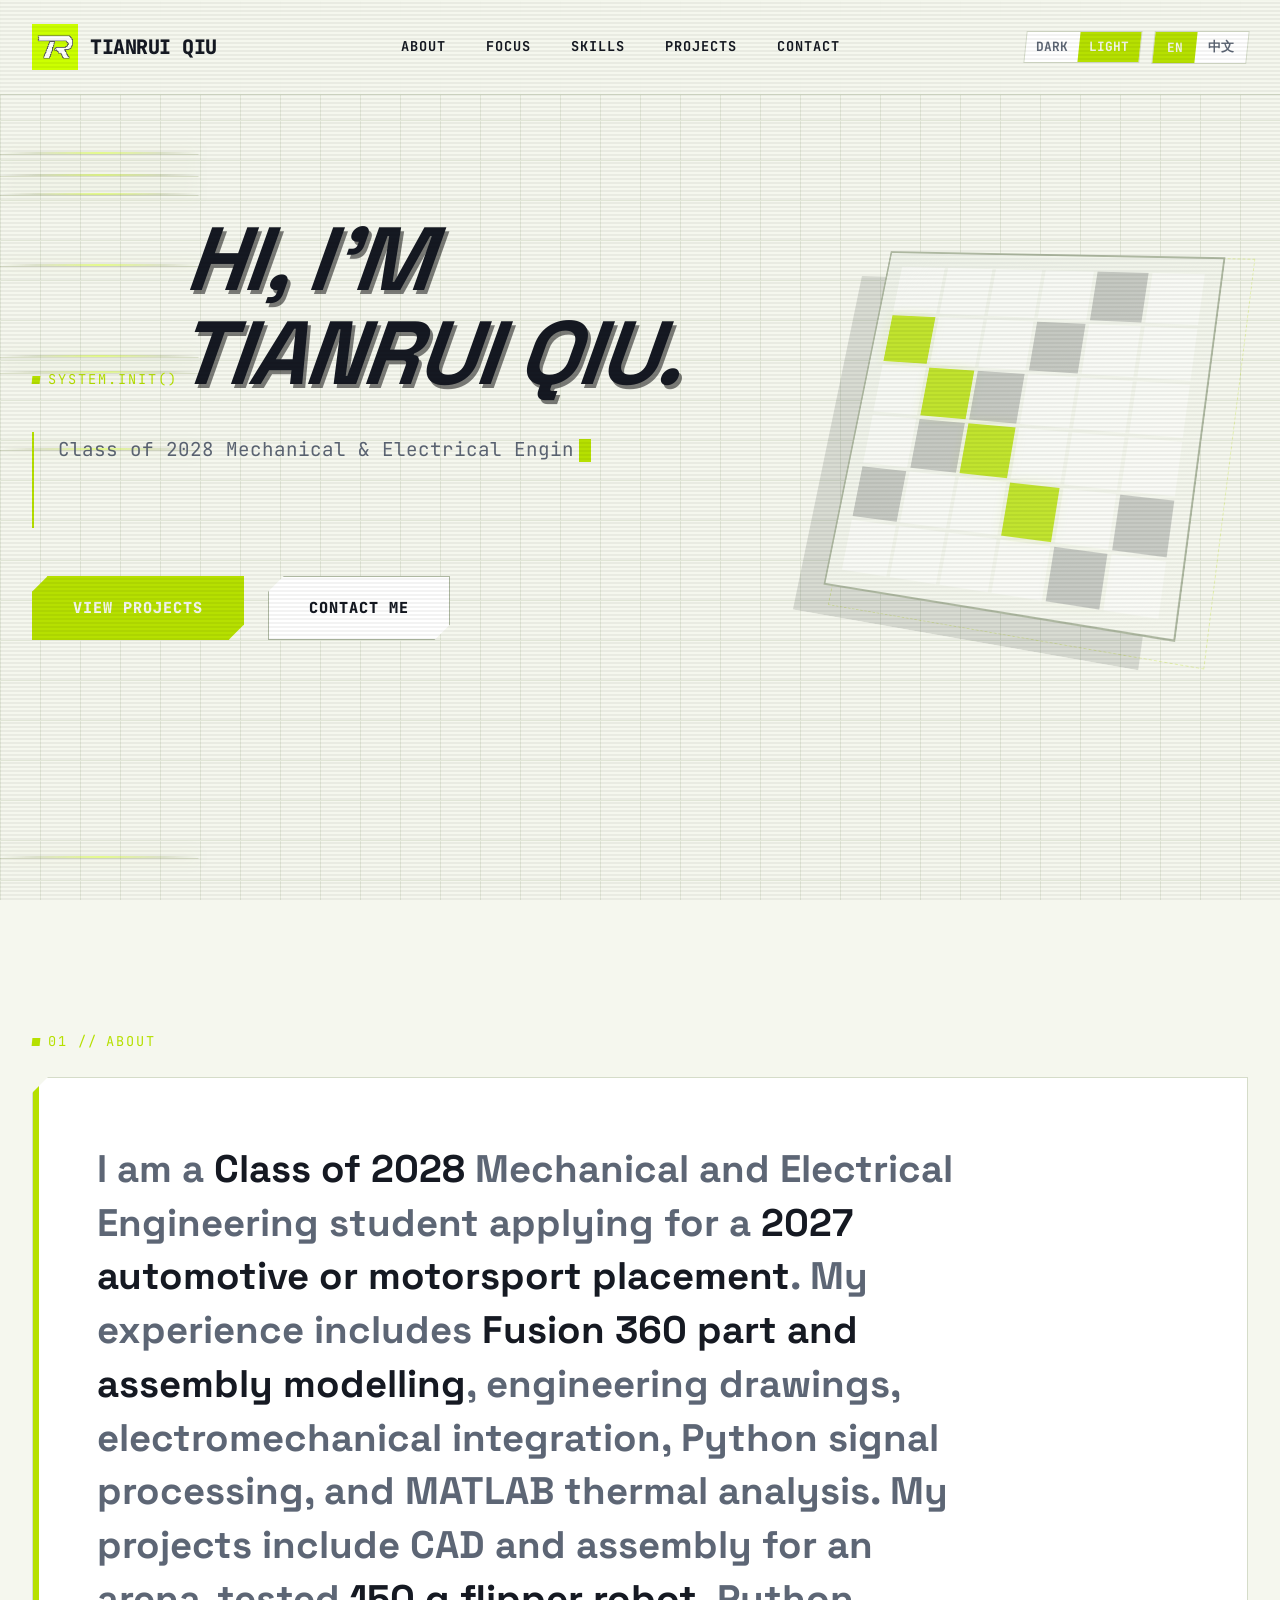
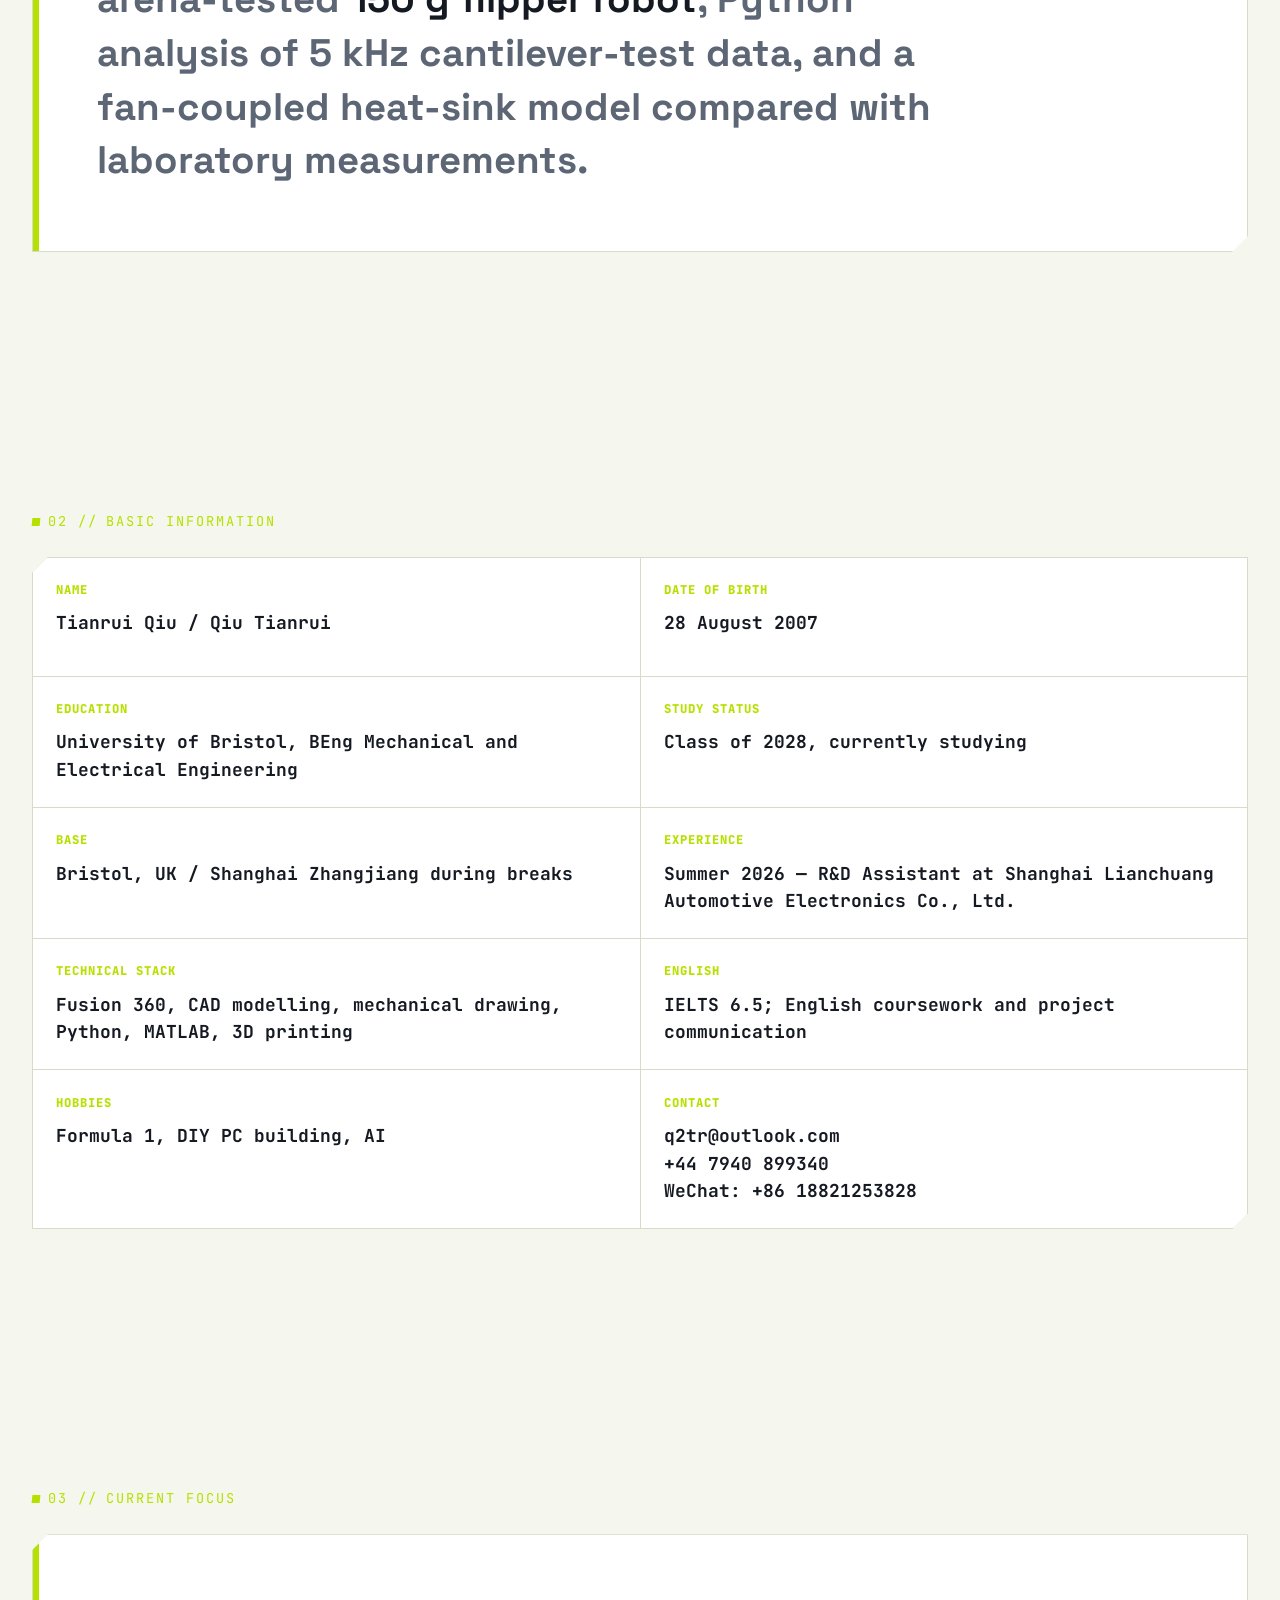
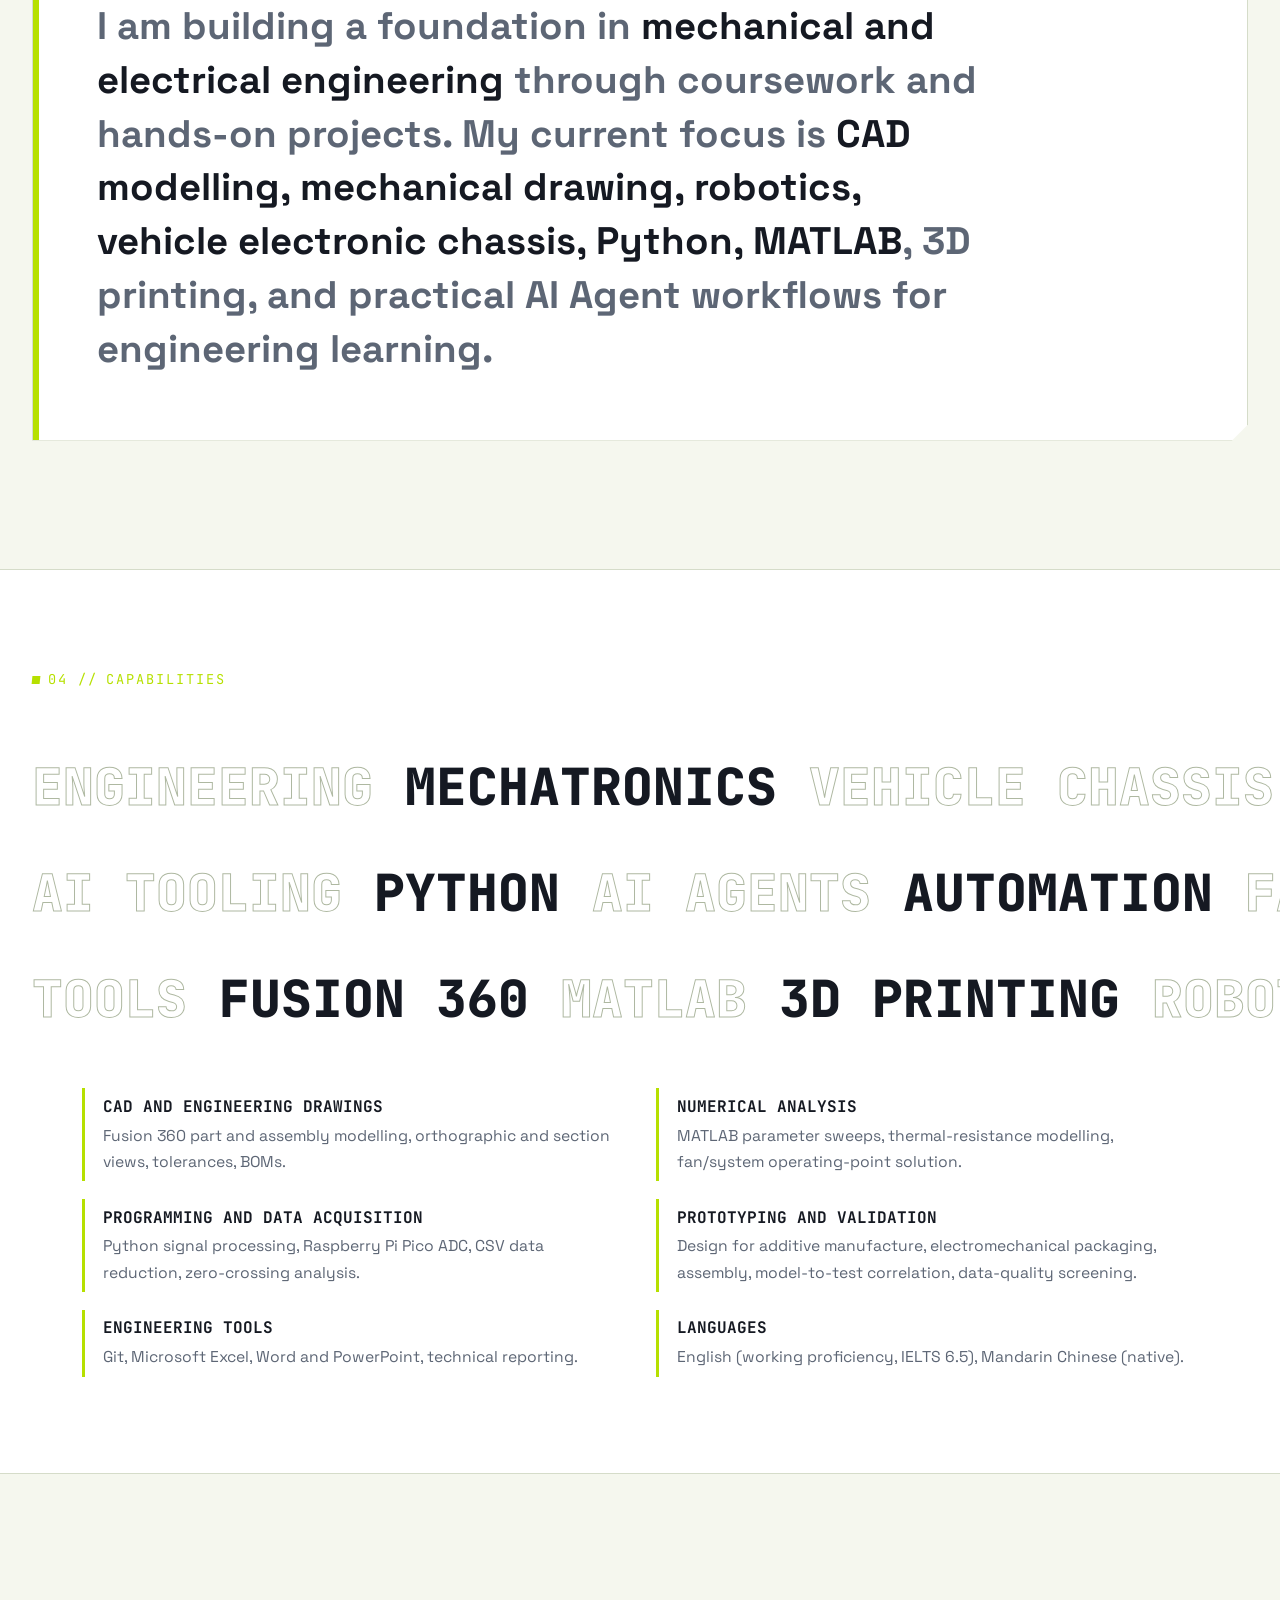
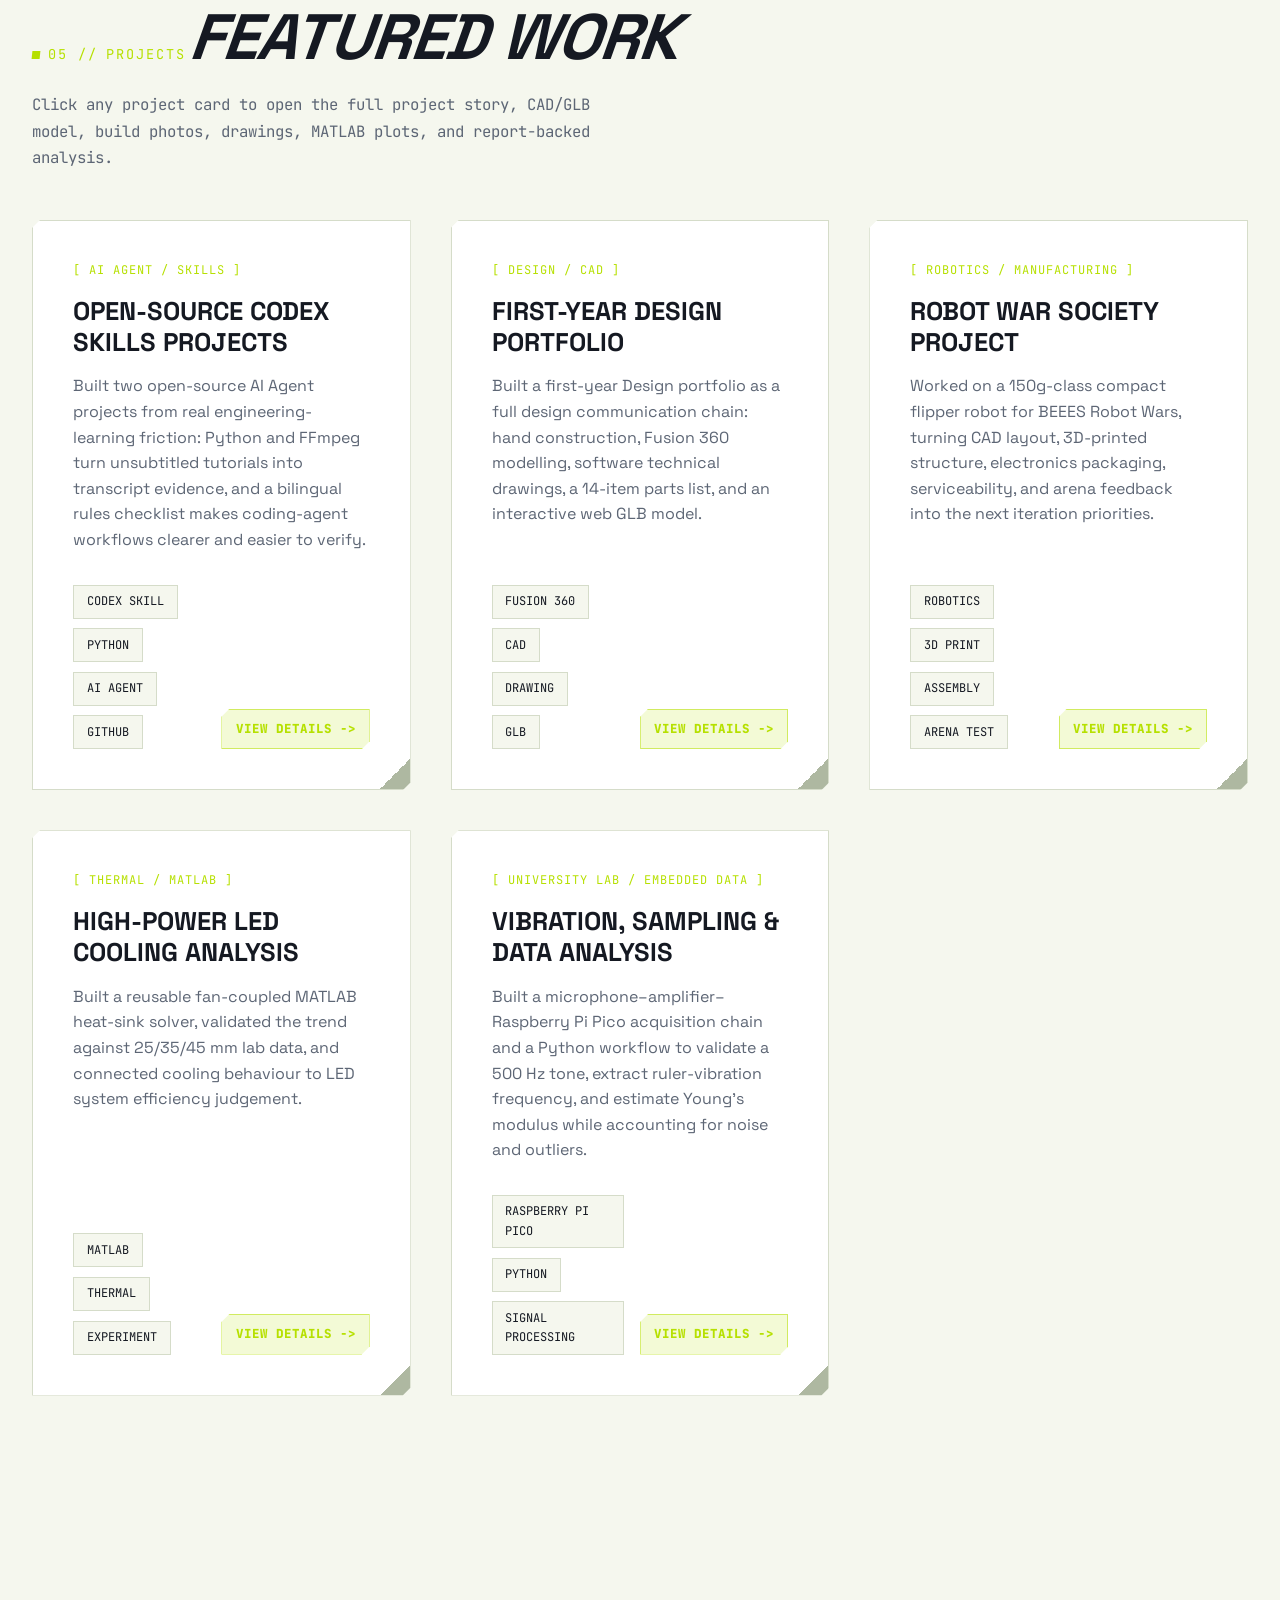
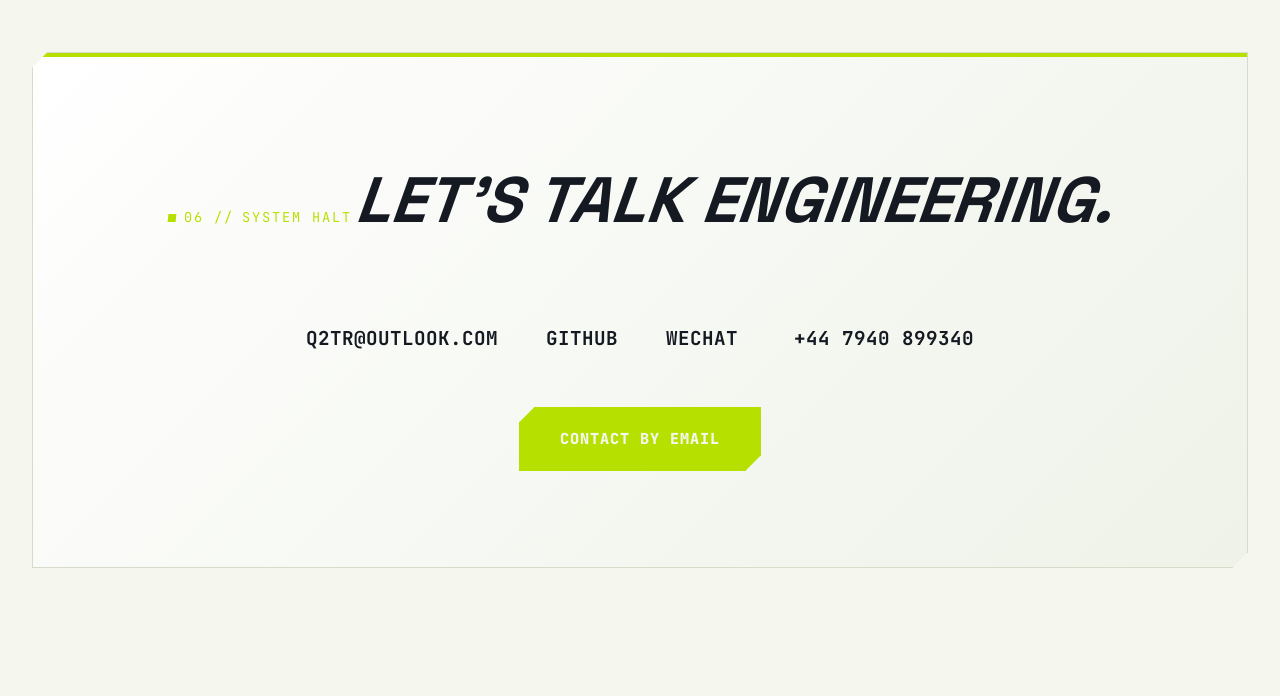
<file: index.html>
<!DOCTYPE html>
<html lang="en">
<head>
    <meta charset="UTF-8">
    <meta name="viewport" content="width=device-width, initial-scale=1.0">
    <title>Tianrui Qiu // Portfolio</title>
    <meta name="description" content="Personal portfolio of Tianrui Qiu, a Class of 2028 Mechanical and Electrical Engineering student applying for a 2027 automotive or motorsport placement, with experience in Fusion 360, engineering drawings, electromechanical integration, Python signal processing, and MATLAB thermal analysis.">
    <link rel="icon" href="assets/favicon.ico?v=5">
    <link rel="apple-touch-icon" href="assets/apple-touch-icon.png?v=5">
    <link rel="preconnect" href="https://fonts.googleapis.com">
    <link rel="preconnect" href="https://fonts.gstatic.com" crossorigin>
    <link href="https://fonts.googleapis.com/css2?family=JetBrains+Mono:ital,wght@0,400;0,700;0,800;1,700&family=Space+Grotesk:wght@400;600;700;800&display=swap" rel="stylesheet">
    <script>
        (function () {
            try {
                const params = new URLSearchParams(window.location.search);
                const urlTheme = params.get('theme');
                const savedTheme = localStorage.getItem('portfolio_theme');
                const systemTheme = window.matchMedia('(prefers-color-scheme: light)').matches ? 'light' : 'dark';
                const theme = ['dark', 'light'].includes(urlTheme) ? urlTheme : (['dark', 'light'].includes(savedTheme) ? savedTheme : systemTheme);
                document.documentElement.setAttribute('data-theme', theme);
            } catch (error) {
                document.documentElement.setAttribute('data-theme', 'dark');
            }
        }());
    </script>
    <style>
        :root {
            color-scheme: dark;
            --bg-base: #06070a;
            --bg-surface: #10121a;
            --bg-card: #161925;
            --accent: #CCFF00;
            --accent-hover: #b3e600;
            --accent-dim: rgba(204, 255, 0, 0.1);
            --text-main: #f1f5f9;
            --text-muted: #8b949e;
            --border: #272b3c;
            --border-light: #3a4055;
            --nav-bg: rgba(6, 7, 10, 0.8);
            --grid-opacity: 0.2;
            --scanline-opacity: 0.7;
            --speed-opacity: 0.3;
            --speed-line: rgba(204, 255, 0, 0.95);
            --speed-glow: rgba(204, 255, 0, 0.45);
            --matrix-shadow: -30px 30px 0 rgba(0, 0, 0, 0.5);
            --card-shadow: 0 20px 40px rgba(0, 0, 0, 0.6);
            --font-display: 'Space Grotesk', -apple-system, BlinkMacSystemFont, 'Microsoft YaHei', 'PingFang SC', sans-serif;
            --font-mono: 'JetBrains Mono', 'Microsoft YaHei', monospace;
            --skew-angle: -6deg;
            --transition-fast: 0.2s cubic-bezier(0.25, 1, 0.5, 1);
            --transition-smooth: 0.4s cubic-bezier(0.16, 1, 0.3, 1);
            --clip-chamfer: polygon(16px 0, 100% 0, 100% calc(100% - 16px), calc(100% - 16px) 100%, 0 100%, 0 16px);
            --clip-chamfer-sm: polygon(8px 0, 100% 0, 100% calc(100% - 8px), calc(100% - 8px) 100%, 0 100%, 0 8px);
        }

        :root[data-theme="light"] {
            color-scheme: light;
            --bg-base: #f5f7ee;
            --bg-surface: #ffffff;
            --bg-card: #eef2e8;
            --accent: #B6E000;
            --accent-hover: #9fc400;
            --accent-dim: rgba(182, 224, 0, 0.16);
            --text-main: #151922;
            --text-muted: #5d6675;
            --border: #d5dcc9;
            --border-light: #aeb8a1;
            --nav-bg: rgba(245, 247, 238, 0.86);
            --grid-opacity: 0.62;
            --scanline-opacity: 0.16;
            --speed-opacity: 0.42;
            --speed-line: rgba(204, 255, 0, 0.98);
            --speed-glow: rgba(143, 181, 0, 0.5);
            --matrix-shadow: -30px 30px 0 rgba(15, 20, 10, 0.12);
            --card-shadow: 0 20px 40px rgba(34, 40, 23, 0.12);
        }

        * {
            margin: 0;
            padding: 0;
            box-sizing: border-box;
        }

        html {
            scroll-behavior: smooth;
        }

        body {
            background-color: var(--bg-base);
            color: var(--text-main);
            font-family: var(--font-display);
            line-height: 1.6;
            overflow-x: hidden;
            -webkit-font-smoothing: antialiased;
            transition: background-color var(--transition-smooth), color var(--transition-smooth);
        }

        ::selection {
            background: var(--accent);
            color: var(--bg-base);
        }

        .bg-grid {
            position: fixed;
            inset: 0;
            background-image:
                linear-gradient(var(--border) 1px, transparent 1px),
                linear-gradient(90deg, var(--border) 1px, transparent 1px);
            background-size: 40px 40px;
            opacity: var(--grid-opacity);
            z-index: -3;
            pointer-events: none;
        }

        .scanlines {
            position: fixed;
            inset: 0;
            background: linear-gradient(to bottom, transparent 50%, rgba(0, 0, 0, 0.3) 51%);
            background-size: 100% 4px;
            opacity: var(--scanline-opacity);
            z-index: 9999;
            pointer-events: none;
        }

        .speed-lines {
            position: fixed;
            inset: 0;
            z-index: -2;
            overflow: hidden;
            pointer-events: none;
            opacity: var(--speed-opacity);
        }

        .speed-line {
            position: absolute;
            background: linear-gradient(90deg, transparent, var(--speed-line), transparent);
            height: 1px;
            width: 200px;
            box-shadow: 0 0 14px var(--speed-glow);
            transform: skewX(-45deg);
            animation: speedLine linear infinite;
        }

        :root[data-theme="light"] .speed-line {
            background: linear-gradient(
                90deg,
                transparent,
                rgba(82, 104, 0, 0.35) 18%,
                var(--speed-line) 50%,
                rgba(82, 104, 0, 0.35) 82%,
                transparent
            );
            box-shadow:
                0 0 16px var(--speed-glow),
                0 1px 0 rgba(63, 80, 0, 0.35);
            height: 2px;
        }

        @keyframes speedLine {
            0% { left: -10%; opacity: 0; }
            10% { opacity: 1; }
            90% { opacity: 1; }
            100% { left: 110%; opacity: 0; }
        }

        a {
            color: inherit;
            text-decoration: none;
            transition: color var(--transition-fast);
        }

        .container {
            width: 100%;
            max-width: 1320px;
            margin: 0 auto;
            padding: 0 2rem;
        }

        section {
            padding: 8rem 0;
            position: relative;
        }

        main {
            display: flex;
            flex-direction: column;
        }

        #hero { order: 0; }
        #about { order: 1; }
        #basic-info { order: 2; }
        #target { order: 3; }
        #skills { order: 4; }
        #projects { order: 5; }
        #contact { order: 6; }

        .mono {
            font-family: var(--font-mono);
        }

        .italic-speed {
            font-style: italic;
            transform: skewX(var(--skew-angle));
            display: inline-block;
        }

        .section-tag {
            font-family: var(--font-mono);
            font-size: 0.85rem;
            color: var(--accent);
            text-transform: uppercase;
            letter-spacing: 2px;
            margin-bottom: 1.5rem;
            display: inline-flex;
            align-items: center;
            gap: 0.5rem;
        }

        .section-tag::before {
            content: "";
            display: block;
            width: 8px;
            height: 8px;
            background: var(--accent);
            transform: skewX(var(--skew-angle));
        }

        h2.title {
            font-size: clamp(2.5rem, 5vw, 4rem);
            font-weight: 800;
            line-height: 1.1;
            text-transform: uppercase;
            margin-bottom: 3rem;
            letter-spacing: -1px;
        }

        .section-helper {
            margin-top: -1.75rem;
            margin-bottom: 3rem;
            max-width: 620px;
            color: var(--text-muted);
            font-family: var(--font-mono);
            font-size: 0.98rem;
            line-height: 1.7;
        }

        nav {
            position: fixed;
            top: 0;
            left: 0;
            width: 100%;
            padding: 1.5rem 0;
            background: var(--nav-bg);
            backdrop-filter: blur(12px);
            border-bottom: 1px solid var(--border);
            z-index: 100;
            transition: padding var(--transition-smooth), background-color var(--transition-smooth), border-color var(--transition-smooth);
        }

        .nav-inner {
            display: flex;
            justify-content: space-between;
            align-items: center;
            gap: 1.5rem;
        }

        .logo {
            font-family: var(--font-mono);
            font-weight: 800;
            font-size: 1.25rem;
            letter-spacing: -0.5px;
            text-transform: uppercase;
            color: var(--text-main);
            display: flex;
            align-items: center;
            gap: 0.75rem;
            min-width: 0;
        }

        .logo-box {
            width: 46px;
            height: 46px;
            flex: 0 0 46px;
            position: relative;
            overflow: hidden;
        }

        .logo-box img {
            display: none;
            position: absolute;
            inset: 0;
            width: 100%;
            height: 100%;
            object-fit: contain;
        }

        :root:not([data-theme="light"]) .logo-img-dark,
        :root[data-theme="light"] .logo-img-light {
            display: block;
        }

        .nav-links {
            display: flex;
            gap: 2.5rem;
            font-family: var(--font-mono);
            font-size: 0.85rem;
            font-weight: 700;
            text-transform: uppercase;
            letter-spacing: 1px;
        }

        .nav-links a {
            position: relative;
        }

        .nav-links a::after {
            content: '';
            position: absolute;
            bottom: -6px;
            left: 0;
            width: 0;
            height: 2px;
            background: var(--accent);
            transition: width var(--transition-fast);
        }

        .nav-links a:hover::after {
            width: 100%;
        }

        .nav-controls {
            display: flex;
            align-items: center;
            gap: 0.75rem;
            flex-shrink: 0;
        }

        .lang-switch,
        .theme-switch {
            display: flex;
            flex-shrink: 0;
            background: var(--bg-surface);
            border: 1px solid var(--border);
            transform: skewX(var(--skew-angle));
            transition: background-color var(--transition-smooth), border-color var(--transition-smooth);
        }

        .lang-btn,
        .theme-btn {
            background: transparent;
            border: none;
            color: var(--text-muted);
            font-family: var(--font-mono);
            font-size: 0.8rem;
            font-weight: 700;
            padding: 0.4rem 0.8rem;
            cursor: pointer;
            transition: all var(--transition-fast);
            text-transform: uppercase;
        }

        .theme-btn {
            padding: 0.4rem 0.65rem;
        }

        .lang-btn.active,
        .theme-btn.active {
            background: var(--accent);
            color: var(--bg-base);
        }

        .lang-btn:not(.active):hover,
        .theme-btn:not(.active):hover {
            color: var(--text-main);
        }

        .lang-btn span,
        .theme-btn span {
            display: inline-block;
            transform: skewX(calc(var(--skew-angle) * -1));
        }

        .btn {
            display: inline-flex;
            align-items: center;
            justify-content: center;
            padding: 1.2rem 2.5rem;
            font-family: var(--font-mono);
            font-size: 0.95rem;
            font-weight: 800;
            text-transform: uppercase;
            letter-spacing: 1px;
            border: 1px solid var(--border-light);
            background: var(--bg-surface);
            color: var(--text-main);
            cursor: pointer;
            position: relative;
            z-index: 1;
            clip-path: var(--clip-chamfer);
            transition: all var(--transition-fast);
        }

        .btn::before {
            content: "";
            position: absolute;
            inset: 0;
            background: var(--accent);
            z-index: -1;
            transform: scaleX(0);
            transform-origin: right;
            transition: transform var(--transition-smooth);
        }

        .btn:hover {
            border-color: var(--accent);
            color: var(--bg-base);
        }

        .btn:hover::before {
            transform: scaleX(1);
            transform-origin: left;
        }

        .btn-primary {
            background: var(--accent);
            color: var(--bg-base);
            border-color: var(--accent);
        }

        .btn-primary::before {
            background: var(--text-main);
        }

        .btn-primary:hover {
            color: var(--bg-base);
        }

        .hero {
            min-height: 100vh;
            display: flex;
            align-items: center;
            padding-top: 5rem;
            overflow: hidden;
        }

        .hero-grid {
            display: grid;
            grid-template-columns: 1.2fr 0.8fr;
            gap: 4rem;
            align-items: center;
        }

        .hero-title {
            font-size: clamp(3rem, 7vw, 6rem);
            font-weight: 800;
            line-height: 1.05;
            text-transform: uppercase;
            letter-spacing: -2px;
            margin-bottom: 2rem;
            text-shadow: 4px 4px 0 rgba(0, 0, 0, 0.5);
        }

        .hero-subtitle-container {
            min-height: 6rem;
            margin-bottom: 3rem;
            position: relative;
            padding-left: 1.5rem;
            border-left: 2px solid var(--accent);
        }

        .hero-subtitle {
            font-family: var(--font-mono);
            font-size: clamp(1rem, 2vw, 1.2rem);
            color: var(--text-muted);
            line-height: 1.8;
            max-width: 600px;
        }

        .hero-actions {
            display: flex;
            gap: 1.5rem;
            flex-wrap: wrap;
        }

        .hero-visual {
            position: relative;
            width: 100%;
            aspect-ratio: 1;
            perspective: 1000px;
        }

        .v-matrix {
            position: absolute;
            top: 50%;
            left: 50%;
            width: 80%;
            height: 80%;
            transform: translate(-50%, -50%) rotateX(15deg) rotateY(-20deg) rotateZ(10deg);
            transform-style: preserve-3d;
        }

        .v-grid {
            width: 100%;
            height: 100%;
            background: linear-gradient(135deg, var(--bg-card) 0%, var(--bg-base) 100%);
            border: 2px solid var(--border-light);
            display: grid;
            grid-template-columns: repeat(6, 1fr);
            grid-template-rows: repeat(6, 1fr);
            gap: 4px;
            padding: 1rem;
            box-shadow: var(--matrix-shadow);
        }

        .v-cell {
            background: var(--bg-surface);
            opacity: 0.5;
            transition: all 0.3s;
        }

        .v-cell:nth-child(7n) {
            background: var(--accent);
            opacity: 0.8;
            box-shadow: 0 0 15px var(--accent-dim);
        }

        .v-cell:nth-child(5n) {
            background: var(--text-main);
            opacity: 0.2;
        }

        .v-frame {
            position: absolute;
            inset: -20px;
            border: 1px dashed var(--accent);
            opacity: 0.3;
            transform: translateZ(-50px);
        }

        .about-content {
            background: var(--bg-surface);
            border: 1px solid var(--border);
            padding: 4rem;
            clip-path: var(--clip-chamfer);
            position: relative;
        }

        .about-content::before {
            content: '';
            position: absolute;
            top: 0;
            left: 0;
            width: 6px;
            height: 100%;
            background: var(--accent);
        }

        .about-text {
            font-size: clamp(1.5rem, 3vw, 2.5rem);
            font-weight: 700;
            line-height: 1.4;
            max-width: 900px;
            color: var(--text-muted);
        }

        .about-text span {
            color: var(--text-main);
        }

        .info-grid {
            display: grid;
            grid-template-columns: repeat(2, minmax(0, 1fr));
            gap: 1px;
            overflow: hidden;
            background: var(--border);
            border: 1px solid var(--border);
            clip-path: var(--clip-chamfer);
        }

        .info-item {
            min-height: 118px;
            padding: 1.45rem;
            background: var(--bg-surface);
        }

        .info-label {
            display: block;
            margin-bottom: 0.55rem;
            color: var(--accent);
            font-family: var(--font-mono);
            font-size: 0.76rem;
            font-weight: 800;
            letter-spacing: 1px;
            text-transform: uppercase;
        }

        .info-value {
            color: var(--text-main);
            font-family: var(--font-mono);
            font-size: clamp(0.95rem, 1.5vw, 1.12rem);
            font-weight: 700;
            line-height: 1.55;
        }

        .projects-grid {
            display: grid;
            grid-template-columns: repeat(auto-fit, minmax(340px, 1fr));
            gap: 2.5rem;
        }

        .project-card {
            background: var(--bg-surface);
            border: 1px solid var(--border);
            padding: 2.5rem;
            display: flex;
            flex-direction: column;
            position: relative;
            clip-path: var(--clip-chamfer-sm);
            transition: all var(--transition-smooth);
            min-height: 380px;
        }

        .project-card::after {
            content: '';
            position: absolute;
            bottom: 0;
            right: 0;
            width: 30px;
            height: 30px;
            background: linear-gradient(135deg, transparent 50%, var(--border-light) 50%);
            transition: all var(--transition-fast);
        }

        .project-card:hover {
            transform: translateY(-10px);
            border-color: var(--accent);
            box-shadow: var(--card-shadow);
            background: var(--bg-card);
        }

        .project-card:hover::after {
            background: linear-gradient(135deg, transparent 50%, var(--accent) 50%);
        }

        .p-type {
            font-family: var(--font-mono);
            font-size: 0.75rem;
            color: var(--accent);
            text-transform: uppercase;
            margin-bottom: 1rem;
            letter-spacing: 1px;
        }

        .p-title {
            font-size: 1.6rem;
            font-weight: 800;
            margin-bottom: 1rem;
            line-height: 1.2;
            text-transform: uppercase;
        }

        .p-desc {
            font-size: 1rem;
            color: var(--text-muted);
            margin-bottom: 2rem;
            flex-grow: 1;
        }

        .p-tags {
            display: flex;
            flex-wrap: wrap;
            gap: 0.6rem;
        }

        .p-tag {
            font-family: var(--font-mono);
            font-size: 0.75rem;
            padding: 0.4rem 0.8rem;
            background: var(--bg-base);
            border: 1px solid var(--border);
            color: var(--text-main);
            text-transform: uppercase;
        }

        .p-card-footer {
            display: flex;
            align-items: flex-end;
            justify-content: space-between;
            gap: 1rem;
        }

        .p-link-cue {
            flex-shrink: 0;
            color: var(--accent);
            font-family: var(--font-mono);
            font-size: 0.78rem;
            font-weight: 800;
            letter-spacing: 1px;
            padding: 0.58rem 0.82rem;
            border: 1px solid color-mix(in srgb, var(--accent) 55%, transparent);
            background: var(--accent-dim);
            clip-path: var(--clip-chamfer-sm);
            text-transform: uppercase;
            transition: background-color var(--transition-fast), color var(--transition-fast), transform var(--transition-fast);
        }

        .project-card:hover .p-link-cue {
            background: var(--accent);
            color: var(--bg-base);
            transform: translateX(4px);
        }

        .skills-section {
            overflow: hidden;
            padding: 6rem 0;
            border-top: 1px solid var(--border);
            border-bottom: 1px solid var(--border);
            background: var(--bg-surface);
        }

        .ticker-group {
            display: flex;
            flex-direction: column;
            gap: 1.5rem;
        }

        .ticker-row {
            display: flex;
            width: fit-content;
            animation: ticker linear infinite;
        }

        .ticker-row.reverse {
            animation-direction: reverse;
        }

        .ticker-row:hover {
            animation-play-state: paused;
        }

        @keyframes ticker {
            0% { transform: translateX(0); }
            100% { transform: translateX(-50%); }
        }

        .ticker-item {
            font-family: var(--font-mono);
            font-size: clamp(2rem, 4vw, 3.5rem);
            font-weight: 800;
            text-transform: uppercase;
            white-space: nowrap;
            padding: 0 2rem;
            color: transparent;
            -webkit-text-stroke: 1px var(--border-light);
            transition: all var(--transition-fast);
            display: flex;
            align-items: center;
            gap: 2rem;
        }

        .ticker-item span {
            color: var(--text-main);
            -webkit-text-stroke: 0;
        }

        .ticker-item:hover {
            color: var(--accent);
            -webkit-text-stroke: 1px var(--accent);
        }

        .ticker-item::after {
            content: "///";
            color: var(--accent);
            font-size: 0.5em;
            -webkit-text-stroke: 0;
        }
        .skills-list {
            list-style: none;
            display: grid;
            grid-template-columns: repeat(2, minmax(0, 1fr));
            gap: 1.1rem 2rem;
            max-width: 1180px;
            margin: 3rem auto 0;
            padding: 0 2rem;
        }
        .skills-item {
            border-left: 3px solid var(--accent);
            padding: 0.35rem 0 0.35rem 1.1rem;
        }
        .skills-label {
            font-family: var(--font-mono);
            font-weight: 700;
            color: var(--text-main);
            text-transform: uppercase;
        }
        .skills-text {
            color: var(--text-muted);
            font-size: 0.98rem;
            line-height: 1.7;
            margin-top: 0.2rem;
        }

        .contact-wrap {
            background: linear-gradient(135deg, var(--bg-surface) 0%, var(--bg-card) 100%);
            border: 1px solid var(--border);
            padding: 6rem 4rem;
            text-align: center;
            clip-path: var(--clip-chamfer);
            position: relative;
        }

        .contact-wrap::before {
            content: '';
            position: absolute;
            top: 0;
            left: 0;
            right: 0;
            height: 4px;
            background: var(--accent);
        }

        .contact-title {
            font-size: clamp(2.5rem, 5vw, 4rem);
            font-weight: 800;
            text-transform: uppercase;
            margin-bottom: 1.5rem;
        }

        .contact-links {
            display: flex;
            justify-content: center;
            gap: 3rem;
            margin: 3rem 0;
            flex-wrap: wrap;
        }

        .c-link {
            border: 0;
            background: transparent;
            color: inherit;
            cursor: pointer;
            display: inline-flex;
            align-items: center;
            gap: 0.55rem;
            font-family: var(--font-mono);
            font-size: 1.2rem;
            font-weight: 700;
            text-transform: uppercase;
            position: relative;
            padding-bottom: 5px;
            text-decoration: none;
        }

        .c-link::after {
            content: '';
            position: absolute;
            bottom: 0;
            left: 0;
            width: 0;
            height: 2px;
            background: var(--accent);
            transition: width var(--transition-fast);
        }

        .c-link:hover::after {
            width: 100%;
        }

        .wechat-contact {
            overflow: visible;
        }

        .wechat-contact__detail {
            display: inline-block;
            max-width: 0;
            opacity: 0;
            overflow: hidden;
            transform: translateX(-0.5rem);
            transition: max-width var(--transition-smooth), opacity var(--transition-fast), transform var(--transition-fast);
            white-space: nowrap;
        }

        .wechat-contact:not(.is-suppressed):hover .wechat-contact__detail,
        .wechat-contact:not(.is-suppressed):focus-visible .wechat-contact__detail,
        .wechat-contact.is-open .wechat-contact__detail {
            max-width: 16rem;
            opacity: 1;
            transform: translateX(0);
        }

        .reveal {
            opacity: 0;
            transform: translateY(40px);
            transition: opacity 0.8s ease-out, transform 0.8s cubic-bezier(0.16, 1, 0.3, 1);
        }

        .reveal.active {
            opacity: 1;
            transform: translateY(0);
        }

        .cursor {
            display: inline-block;
            width: 12px;
            height: 1.2em;
            background: var(--accent);
            vertical-align: middle;
            animation: blink 1s step-end infinite;
            margin-left: 5px;
        }

        @keyframes blink {
            0%, 100% { opacity: 1; }
            50% { opacity: 0; }
        }

        @media (max-width: 1024px) {
            .hero-grid {
                grid-template-columns: 1fr;
                gap: 2rem;
            }

            .hero-visual {
                display: none;
            }

            .hero-title {
                margin-top: 2rem;
            }

            .about-content {
                padding: 3rem 2rem;
            }

            .info-grid {
                grid-template-columns: 1fr;
            }

            .contact-wrap {
                padding: 4rem 2rem;
            }
        }

        @media (max-width: 768px) {
            nav {
                padding: 1rem 0;
            }

            .container {
                padding: 0 1.1rem;
            }

            .nav-links {
                display: none;
            }

            .logo {
                font-size: 1rem;
            }

            .logo-box {
                width: 36px;
                height: 36px;
                flex-basis: 36px;
            }

            .logo span {
                max-width: 42vw;
                overflow: hidden;
                text-overflow: ellipsis;
                white-space: nowrap;
            }

            .lang-btn {
                font-size: 0.72rem;
                padding: 0.36rem 0.58rem;
            }

            .nav-controls {
                gap: 0.45rem;
            }

            .theme-btn {
                font-size: 0.72rem;
                padding: 0.36rem 0.48rem;
            }

            section {
                padding: 5rem 0;
            }

            .hero-title {
                font-size: clamp(2.4rem, 14vw, 4rem);
                letter-spacing: -1px;
            }

            .hero-actions {
                gap: 0.9rem;
            }

            .btn {
                width: 100%;
                padding: 1rem 1.25rem;
            }

            .projects-grid {
                grid-template-columns: 1fr;
            }

            .project-card {
                min-height: auto;
                padding: 2rem;
            }

            .p-card-footer {
                align-items: flex-start;
                flex-direction: column;
            }

            .ticker-item {
                font-size: 1.5rem;
                gap: 1rem;
                padding: 0 1rem;
            }

            .skills-list {
                grid-template-columns: 1fr;
                padding: 0 1.1rem;
            }
            .contact-links {
                gap: 1.25rem;
            }
        }

        @media (max-width: 380px) {
            .logo span {
                display: none;
            }
        }

        @media (prefers-reduced-motion: reduce) {
            *,
            ::before,
            ::after {
                animation-duration: 0.01ms !important;
                animation-iteration-count: 1 !important;
                transition-duration: 0.01ms !important;
                scroll-behavior: auto !important;
            }

            .reveal {
                opacity: 1;
                transform: none;
            }

            .speed-lines {
                display: none;
            }
        }
    </style>
</head>
<body>
    <div class="bg-grid"></div>
    <div class="scanlines"></div>
    <div class="speed-lines" id="speedLines"></div>

    <nav id="navbar">
        <div class="container nav-inner">
            <a href="#" class="logo">
                <div class="logo-box">
                    <img class="logo-img-dark" src="assets/logo-tr-dark-64.png?v=5" alt="" aria-hidden="true">
                    <img class="logo-img-light" src="assets/logo-tr-light-64.png?v=5" alt="" aria-hidden="true">
                </div>
                <span data-en="Tianrui Qiu" data-zh="邱天瑞">Tianrui Qiu</span>
            </a>
            <div class="nav-links">
                <a href="#about" data-en="About" data-zh="关于">About</a>
                <a href="#target" data-en="Focus" data-zh="方向">Focus</a>
                <a href="#skills" data-en="Skills" data-zh="技能">Skills</a>
                <a href="#projects" data-en="Projects" data-zh="项目">Projects</a>
                <a href="#contact" data-en="Contact" data-zh="联系">Contact</a>
            </div>
            <div class="nav-controls" aria-label="Display options">
                <div class="theme-switch" aria-label="Theme">
                    <button class="theme-btn active" data-target-theme="dark" type="button"><span data-en="Dark" data-zh="深色">Dark</span></button>
                    <button class="theme-btn" data-target-theme="light" type="button"><span data-en="Light" data-zh="浅色">Light</span></button>
                </div>
                <div class="lang-switch" aria-label="Language">
                    <button class="lang-btn active" data-target-lang="en" type="button"><span>EN</span></button>
                    <button class="lang-btn" data-target-lang="zh" type="button"><span>中文</span></button>
                </div>
            </div>
        </div>
    </nav>

    <main>
        <section id="hero" class="hero">
            <div class="container hero-grid">
                <div class="hero-left reveal active">
                    <div class="section-tag mono" data-en="System.Init()" data-zh="系统已启动">System.Init()</div>
                    <h1 class="hero-title italic-speed" data-en="Hi, I'm<br>Tianrui Qiu." data-zh="你好，<br>我是邱天瑞。">
                        Hi, I'm<br>Tianrui Qiu.
                    </h1>
                    <div class="hero-subtitle-container">
                        <div class="hero-subtitle mono">
                            <span id="typewriter"></span><span class="cursor"></span>
                        </div>
                    </div>
                    <div class="hero-actions">
                        <a href="#projects" class="btn btn-primary" data-en="View Projects" data-zh="查看项目">View Projects</a>
                        <a href="#contact" class="btn" data-en="Contact Me" data-zh="联系我">Contact Me</a>
                    </div>
                </div>

                <div class="hero-visual reveal active">
                    <div class="v-matrix">
                        <div class="v-grid">
                            <div class="v-cell"></div><div class="v-cell"></div><div class="v-cell"></div><div class="v-cell"></div><div class="v-cell"></div><div class="v-cell"></div>
                            <div class="v-cell"></div><div class="v-cell"></div><div class="v-cell"></div><div class="v-cell"></div><div class="v-cell"></div><div class="v-cell"></div>
                            <div class="v-cell"></div><div class="v-cell"></div><div class="v-cell"></div><div class="v-cell"></div><div class="v-cell"></div><div class="v-cell"></div>
                            <div class="v-cell"></div><div class="v-cell"></div><div class="v-cell"></div><div class="v-cell"></div><div class="v-cell"></div><div class="v-cell"></div>
                            <div class="v-cell"></div><div class="v-cell"></div><div class="v-cell"></div><div class="v-cell"></div><div class="v-cell"></div><div class="v-cell"></div>
                            <div class="v-cell"></div><div class="v-cell"></div><div class="v-cell"></div><div class="v-cell"></div><div class="v-cell"></div><div class="v-cell"></div>
                        </div>
                        <div class="v-frame"></div>
                    </div>
                </div>
            </div>
        </section>

        <section id="about">
            <div class="container reveal">
                <div class="section-tag mono">01 // <span data-en="About" data-zh="关于">About</span></div>
                <div class="about-content">
                    <p class="about-text" data-en="I am a <span>Class of 2028</span> Mechanical and Electrical Engineering student applying for a <span>2027 automotive or motorsport placement</span>. My experience includes <span>Fusion 360 part and assembly modelling</span>, engineering drawings, electromechanical integration, Python signal processing, and MATLAB thermal analysis. My projects include CAD and assembly for an arena-tested <span>150 g flipper robot</span>, Python analysis of 5 kHz cantilever-test data, and a fan-coupled heat-sink model compared with laboratory measurements." data-zh="我是<span>2028 届毕业生</span>，就读机械与电气工程专业，正在申请<span>2027 年汽车或赛车方向实习</span>。我具备<span>Fusion 360 零件与装配体建模</span>、工程制图、机电集成、Python 信号处理和 MATLAB 热分析经验。项目包括经赛场验证的<span>150 g 翻板机器人</span> CAD 设计与装配、5 kHz 悬臂测试数据的 Python 分析，以及与实验数据对比的风冷散热模型。">
                        I am a <span>Class of 2028</span> Mechanical and Electrical Engineering student applying for a <span>2027 automotive or motorsport placement</span>. My experience includes <span>Fusion 360 part and assembly modelling</span>, engineering drawings, electromechanical integration, Python signal processing, and MATLAB thermal analysis. My projects include CAD and assembly for an arena-tested <span>150 g flipper robot</span>, Python analysis of 5 kHz cantilever-test data, and a fan-coupled heat-sink model compared with laboratory measurements.
                    </p>
                </div>
            </div>
        </section>

        <section id="basic-info">
            <div class="container reveal">
                <div class="section-tag mono">02 // <span data-en="Basic Information" data-zh="基础信息">Basic Information</span></div>
                <div class="info-grid">
                    <article class="info-item">
                        <span class="info-label" data-en="Name" data-zh="姓名">Name</span>
                        <p class="info-value" data-en="Tianrui Qiu / Qiu Tianrui" data-zh="邱天瑞 / Tianrui Qiu">Tianrui Qiu / Qiu Tianrui</p>
                    </article>
                    <article class="info-item">
                        <span class="info-label" data-en="Date of Birth" data-zh="生日">Date of Birth</span>
                        <p class="info-value" data-en="28 August 2007" data-zh="2007 年 8 月 28 日">28 August 2007</p>
                    </article>
                    <article class="info-item">
                        <span class="info-label" data-en="Education" data-zh="教育背景">Education</span>
                        <p class="info-value" data-en="University of Bristol, BEng Mechanical and Electrical Engineering" data-zh="英国布里斯托大学，机械与电气工程本科">University of Bristol, BEng Mechanical and Electrical Engineering</p>
                    </article>
                    <article class="info-item">
                        <span class="info-label" data-en="Study Status" data-zh="学业状态">Study Status</span>
                        <p class="info-value" data-en="Class of 2028, currently studying" data-zh="2028 届毕业生（在读）">Class of 2028, currently studying</p>
                    </article>
                    <article class="info-item">
                        <span class="info-label" data-en="Base" data-zh="所在地">Base</span>
                        <p class="info-value" data-en="Bristol, UK / Shanghai Zhangjiang during breaks" data-zh="英国布里斯托 / 假期上海张江">Bristol, UK / Shanghai Zhangjiang during breaks</p>
                    </article>
                    <article class="info-item">
                        <span class="info-label" data-en="Experience" data-zh="实习经历">Experience</span>
                        <p class="info-value" data-en="Summer 2026 — R&amp;D Assistant at Shanghai Lianchuang Automotive Electronics Co., Ltd." data-zh="2026 年暑假｜上海联创汽车电子有限公司｜研发助理">Summer 2026 — R&amp;D Assistant at Shanghai Lianchuang Automotive Electronics Co., Ltd.</p>
                    </article>
                    <article class="info-item">
                        <span class="info-label" data-en="Technical Stack" data-zh="技术栈">Technical Stack</span>
                        <p class="info-value" data-en="Fusion 360, CAD modelling, mechanical drawing, Python, MATLAB, 3D printing" data-zh="Fusion 360、CAD 建模、机械制图、Python、MATLAB、3D 打印">Fusion 360, CAD modelling, mechanical drawing, Python, MATLAB, 3D printing</p>
                    </article>
                    <article class="info-item">
                        <span class="info-label" data-en="English" data-zh="英语能力">English</span>
                        <p class="info-value" data-en="IELTS 6.5; English coursework and project communication" data-zh="IELTS 6.5；英文课程学习与项目沟通">IELTS 6.5; English coursework and project communication</p>
                    </article>
                    <article class="info-item">
                        <span class="info-label" data-en="Hobbies" data-zh="爱好">Hobbies</span>
                        <p class="info-value" data-en="Formula 1, DIY PC building, AI" data-zh="F1、DIY 电脑、AI">Formula 1, DIY PC building, AI</p>
                    </article>
                    <article class="info-item">
                        <span class="info-label" data-en="Contact" data-zh="联系方式">Contact</span>
                        <p class="info-value">q2tr@outlook.com<br>+44 7940 899340<br>WeChat: +86 18821253828</p>
                    </article>
                </div>
            </div>
        </section>

        <section id="target">
            <div class="container reveal">
                <div class="section-tag mono">03 // <span data-en="Current Focus" data-zh="当前关注">Current Focus</span></div>
                <div class="about-content">
                    <p class="about-text" data-en="I am building a foundation in <span>mechanical and electrical engineering</span> through coursework and hands-on projects. My current focus is <span>CAD modelling, mechanical drawing, robotics, vehicle electronic chassis, Python, MATLAB</span>, 3D printing, and practical AI Agent workflows for engineering learning." data-zh="我正在通过课程和项目实践打牢<span>机械与电气工程</span>基础。现阶段重点关注 <span>CAD 建模、机械制图、机器人、车辆电子底盘、Python、MATLAB</span>、3D 打印，以及面向工程学习的实用 AI Agent 工作流。">
                        I am building a foundation in <span>mechanical and electrical engineering</span> through coursework and hands-on projects. My current focus is <span>CAD modelling, mechanical drawing, robotics, vehicle electronic chassis, Python, MATLAB</span>, 3D printing, and practical AI Agent workflows for engineering learning.
                    </p>
                </div>
            </div>
        </section>

        <section id="projects">
            <div class="container reveal">
                <div class="section-tag mono">05 // <span data-en="Projects" data-zh="项目">Projects</span></div>
                <h2 class="title italic-speed" data-en="Featured Work" data-zh="精选作品">Featured Work</h2>
                <p class="section-helper" data-en="Click any project card to open the full project story, CAD/GLB model, build photos, drawings, MATLAB plots, and report-backed analysis." data-zh="点击任意项目卡片，查看完整项目经历、CAD/GLB 模型、实物照片、工程图、MATLAB 图表和报告分析。">
                    Click any project card to open the full project story, CAD/GLB model, build photos, drawings, MATLAB plots, and report-backed analysis.
                </p>

                <div class="projects-grid">
                    <a class="project-card" href="projects/ai-agent-skills.html">
                        <div class="p-type" data-en="[ AI Agent / Skills ]" data-zh="[ AI Agent / Skills ]">[ AI Agent / Skills ]</div>
                        <h3 class="p-title" data-en="Open-Source Codex Skills Projects" data-zh="Codex Skills 开源项目">Open-Source Codex Skills Projects</h3>
                        <p class="p-desc" data-en="Built two open-source AI Agent projects from real engineering-learning friction: Python and FFmpeg turn unsubtitled tutorials into transcript evidence, and a bilingual rules checklist makes coding-agent workflows clearer and easier to verify." data-zh="围绕真实工程学习阻力做了两个开源 AI Agent 项目：用 Python 和 FFmpeg 把无字幕教程变成 transcript 证据，并用中英文规则清单让 coding-agent 工作流更清晰、更容易验证。">
                            Built two open-source AI Agent projects from real engineering-learning friction: Python and FFmpeg turn unsubtitled tutorials into transcript evidence, and a bilingual rules checklist makes coding-agent workflows clearer and easier to verify.
                        </p>
                        <div class="p-card-footer">
                            <div class="p-tags mono">
                                <span class="p-tag">Codex Skill</span>
                                <span class="p-tag">Python</span>
                                <span class="p-tag">AI Agent</span>
                                <span class="p-tag">GitHub</span>
                            </div>
                            <span class="p-link-cue" data-en="View details ->" data-zh="查看详情 ->">View details -></span>
                        </div>
                    </a>

                    <a class="project-card" href="projects/design-portfolio.html">
                        <div class="p-type" data-en="[ Design / CAD ]" data-zh="[ 设计 / CAD ]">[ Design / CAD ]</div>
                        <h3 class="p-title" data-en="First-Year Design Portfolio" data-zh="大一 Design 课程作品集">First-Year Design Portfolio</h3>
                        <p class="p-desc" data-en="Built a first-year Design portfolio as a full design communication chain: hand construction, Fusion 360 modelling, software technical drawings, a 14-item parts list, and an interactive web GLB model." data-zh="将大一 Design 课程作品集整理成完整设计表达链路：手绘构造、Fusion 360 建模、软件工程图、14 项零件表和网页交互 GLB 模型。">
                            Built a first-year Design portfolio as a full design communication chain: hand construction, Fusion 360 modelling, software technical drawings, a 14-item parts list, and an interactive web GLB model.
                        </p>
                        <div class="p-card-footer">
                            <div class="p-tags mono">
                                <span class="p-tag">Fusion 360</span>
                                <span class="p-tag">CAD</span>
                                <span class="p-tag">Drawing</span>
                                <span class="p-tag">GLB</span>
                            </div>
                            <span class="p-link-cue" data-en="View details ->" data-zh="查看详情 ->">View details -></span>
                        </div>
                    </a>

                    <a class="project-card" href="projects/robot-war.html">
                        <div class="p-type" data-en="[ Robotics / Manufacturing ]" data-zh="[ 机器人 / 制造 ]">[ Robotics / Manufacturing ]</div>
                        <h3 class="p-title" data-en="Robot War Society Project" data-zh="Robot War 机器人社团项目">Robot War Society Project</h3>
                        <p class="p-desc" data-en="Worked on a 150g-class compact flipper robot for BEEES Robot Wars, turning CAD layout, 3D-printed structure, electronics packaging, serviceability, and arena feedback into the next iteration priorities." data-zh="参与 BEEES Robot Wars 150g 级紧凑翻板机器人项目，将 CAD 布局、3D 打印结构、电子元件布置、可维护性和赛场反馈转化为下一轮迭代重点。">
                            Worked on a 150g-class compact flipper robot for BEEES Robot Wars, turning CAD layout, 3D-printed structure, electronics packaging, serviceability, and arena feedback into the next iteration priorities.
                        </p>
                        <div class="p-card-footer">
                            <div class="p-tags mono">
                                <span class="p-tag">Robotics</span>
                                <span class="p-tag">3D Print</span>
                                <span class="p-tag">Assembly</span>
                                <span class="p-tag">Arena Test</span>
                            </div>
                            <span class="p-link-cue" data-en="View details ->" data-zh="查看详情 ->">View details -></span>
                        </div>
                    </a>

                    <a class="project-card" href="projects/led-thermal-model.html">
                        <div class="p-type" data-en="[ Thermal / MATLAB ]" data-zh="[ 热分析 / MATLAB ]">[ Thermal / MATLAB ]</div>
                        <h3 class="p-title" data-en="High-Power LED Cooling Analysis" data-zh="高功率 LED 散热与效率分析">High-Power LED Cooling Analysis</h3>
                        <p class="p-desc" data-en="Built a reusable fan-coupled MATLAB heat-sink solver, validated the trend against 25/35/45 mm lab data, and connected cooling behaviour to LED system efficiency judgement." data-zh="搭建可复用的风扇耦合 MATLAB 散热器求解器，用 25/35/45 mm 实验数据验证趋势，并把散热表现与 LED 系统效率判断联系起来。">
                            Built a reusable fan-coupled MATLAB heat-sink solver, validated the trend against 25/35/45 mm lab data, and connected cooling behaviour to LED system efficiency judgement.
                        </p>
                        <div class="p-card-footer">
                            <div class="p-tags mono">
                                <span class="p-tag">MATLAB</span>
                                <span class="p-tag">Thermal</span>
                                <span class="p-tag">Experiment</span>
                            </div>
                            <span class="p-link-cue" data-en="View details ->" data-zh="查看详情 ->">View details -></span>
                        </div>
                    </a>

                    <a class="project-card" href="projects/dynamics-lab.html">
                        <div class="p-type" data-en="[ University Lab / Embedded Data ]" data-zh="[ 大学实验 / 嵌入式数据 ]">[ University Lab / Embedded Data ]</div>
                        <h3 class="p-title" data-en="Vibration, Sampling & Data Analysis" data-zh="振动、采样与数据分析">Vibration, Sampling & Data Analysis</h3>
                        <p class="p-desc" data-en="Built a microphone–amplifier–Raspberry Pi Pico acquisition chain and a Python workflow to validate a 500 Hz tone, extract ruler-vibration frequency, and estimate Young's modulus while accounting for noise and outliers." data-zh="搭建麦克风—放大器—Raspberry Pi Pico 采集链路，并用 Python 完成 500 Hz 校验、金属尺振动频率提取和杨氏模量估计，同时记录噪声与异常值。">
                            Built a microphone–amplifier–Raspberry Pi Pico acquisition chain and a Python workflow to validate a 500 Hz tone, extract ruler-vibration frequency, and estimate Young's modulus while accounting for noise and outliers.
                        </p>
                        <div class="p-card-footer">
                            <div class="p-tags mono">
                                <span class="p-tag">Raspberry Pi Pico</span>
                                <span class="p-tag">Python</span>
                                <span class="p-tag">Signal Processing</span>
                            </div>
                            <span class="p-link-cue" data-en="View details ->" data-zh="查看详情 ->">View details -></span>
                        </div>
                    </a>
                </div>
            </div>
        </section>

        <section id="skills" class="skills-section reveal">
            <div class="container" style="margin-bottom: 2rem;">
                <div class="section-tag mono">04 // <span data-en="Capabilities" data-zh="能力方向">Capabilities</span></div>
            </div>

            <div class="ticker-group">
                <div class="ticker-row" style="animation-duration: 35s;">
                    <div class="ticker-item" data-en="ENGINEERING <span>MECHATRONICS</span> VEHICLE CHASSIS <span>CAD</span> MECHANICAL DRAWING <span>PROTOTYPING</span>" data-zh="工程基础 <span>机电系统</span> 车辆电子底盘 <span>CAD</span> 机械制图 <span>原型制作</span>">ENGINEERING <span>MECHATRONICS</span> VEHICLE CHASSIS <span>CAD</span> MECHANICAL DRAWING <span>PROTOTYPING</span></div>
                    <div class="ticker-item" data-en="ENGINEERING <span>MECHATRONICS</span> VEHICLE CHASSIS <span>CAD</span> MECHANICAL DRAWING <span>PROTOTYPING</span>" data-zh="工程基础 <span>机电系统</span> 车辆电子底盘 <span>CAD</span> 机械制图 <span>原型制作</span>">ENGINEERING <span>MECHATRONICS</span> VEHICLE CHASSIS <span>CAD</span> MECHANICAL DRAWING <span>PROTOTYPING</span></div>
                </div>
                <div class="ticker-row reverse" style="animation-duration: 40s;">
                    <div class="ticker-item" data-en="AI TOOLING <span>PYTHON</span> AI AGENTS <span>AUTOMATION</span> FAST LEARNING" data-zh="AI 工具 <span>PYTHON</span> AI Agent <span>自动化</span> 快速学习">AI TOOLING <span>PYTHON</span> AI AGENTS <span>AUTOMATION</span> FAST LEARNING</div>
                    <div class="ticker-item" data-en="AI TOOLING <span>PYTHON</span> AI AGENTS <span>AUTOMATION</span> FAST LEARNING" data-zh="AI 工具 <span>PYTHON</span> AI Agent <span>自动化</span> 快速学习">AI TOOLING <span>PYTHON</span> AI AGENTS <span>AUTOMATION</span> FAST LEARNING</div>
                </div>
                <div class="ticker-row" style="animation-duration: 30s;">
                    <div class="ticker-item" data-en="TOOLS <span>FUSION 360</span> MATLAB <span>3D PRINTING</span> ROBOTICS <span>IELTS 6.5</span>" data-zh="工具 <span>FUSION 360</span> MATLAB <span>3D 打印</span> 机器人 <span>IELTS 6.5</span>">TOOLS <span>FUSION 360</span> MATLAB <span>3D PRINTING</span> ROBOTICS <span>IELTS 6.5</span></div>
                    <div class="ticker-item" data-en="TOOLS <span>FUSION 360</span> MATLAB <span>3D PRINTING</span> ROBOTICS <span>IELTS 6.5</span>" data-zh="工具 <span>FUSION 360</span> MATLAB <span>3D 打印</span> 机器人 <span>IELTS 6.5</span>">TOOLS <span>FUSION 360</span> MATLAB <span>3D PRINTING</span> ROBOTICS <span>IELTS 6.5</span></div>
                </div>
            </div>
            <ul class="skills-list">
                <li class="skills-item">
                    <div class="skills-label" data-en="CAD and engineering drawings" data-zh="CAD 与工程制图">CAD and engineering drawings</div>
                    <p class="skills-text" data-en="Fusion 360 part and assembly modelling, orthographic and section views, tolerances, BOMs." data-zh="Fusion 360 零件与装配体建模，正交视图与剖面视图，公差标注，物料清单（BOM）。">Fusion 360 part and assembly modelling, orthographic and section views, tolerances, BOMs.</p>
                </li>
                <li class="skills-item">
                    <div class="skills-label" data-en="Numerical analysis" data-zh="数值分析">Numerical analysis</div>
                    <p class="skills-text" data-en="MATLAB parameter sweeps, thermal-resistance modelling, fan/system operating-point solution." data-zh="MATLAB 参数扫描，热阻建模，风扇/系统工作点求解。">MATLAB parameter sweeps, thermal-resistance modelling, fan/system operating-point solution.</p>
                </li>
                <li class="skills-item">
                    <div class="skills-label" data-en="Programming and data acquisition" data-zh="编程与数据采集">Programming and data acquisition</div>
                    <p class="skills-text" data-en="Python signal processing, Raspberry Pi Pico ADC, CSV data reduction, zero-crossing analysis." data-zh="Python 信号处理，Raspberry Pi Pico ADC，CSV 数据整理与归约，过零分析。">Python signal processing, Raspberry Pi Pico ADC, CSV data reduction, zero-crossing analysis.</p>
                </li>
                <li class="skills-item">
                    <div class="skills-label" data-en="Prototyping and validation" data-zh="原型制作与验证">Prototyping and validation</div>
                    <p class="skills-text" data-en="Design for additive manufacture, electromechanical packaging, assembly, model-to-test correlation, data-quality screening." data-zh="增材制造设计，机电集成封装与装配，模型与测试对标，数据质量筛选。">Design for additive manufacture, electromechanical packaging, assembly, model-to-test correlation, data-quality screening.</p>
                </li>
                <li class="skills-item">
                    <div class="skills-label" data-en="Engineering tools" data-zh="工程工具">Engineering tools</div>
                    <p class="skills-text" data-en="Git, Microsoft Excel, Word and PowerPoint, technical reporting." data-zh="Git、Microsoft Excel、Word 与 PowerPoint，技术报告撰写。">Git, Microsoft Excel, Word and PowerPoint, technical reporting.</p>
                </li>
                <li class="skills-item">
                    <div class="skills-label" data-en="Languages" data-zh="语言能力">Languages</div>
                    <p class="skills-text" data-en="English (working proficiency, IELTS 6.5), Mandarin Chinese (native)." data-zh="英语（工作沟通，IELTS 6.5），中文普通话（母语）。">English (working proficiency, IELTS 6.5), Mandarin Chinese (native).</p>
                </li>
            </ul>
        </section>

        <section id="contact">
            <div class="container reveal">
                <div class="contact-wrap">
                    <div class="section-tag mono">06 // <span data-en="System Halt" data-zh="联系通道">System Halt</span></div>
                    <h2 class="contact-title italic-speed" data-en="Let's Talk Engineering." data-zh="欢迎交流工程实践。">
                        Let's Talk Engineering.
                    </h2>

                    <div class="contact-links">
                        <a href="mailto:q2tr@outlook.com" class="c-link" data-en="q2tr@outlook.com" data-zh="q2tr@outlook.com">q2tr@outlook.com</a>
                        <a href="https://github.com/UKplus8HRS" target="_blank" rel="noopener noreferrer" class="c-link">GITHUB</a>
                        <button class="c-link wechat-contact" type="button" aria-expanded="false" aria-label="Show WeChat contact">
                            <span>WECHAT</span>
                            <span class="wechat-contact__detail">+86 18821253828</span>
                        </button>
                        <span class="c-link" data-en="+44 7940 899340" data-zh="+44 7940 899340">+44 7940 899340</span>
                    </div>

                    <a href="mailto:q2tr@outlook.com" class="btn btn-primary" data-en="Contact by Email" data-zh="发邮件联系">Contact by Email</a>
                </div>
            </div>
        </section>
    </main>

    <script>
        const speedLinesContainer = document.getElementById('speedLines');
        for (let i = 0; i < 8; i++) {
            const line = document.createElement('div');
            line.className = 'speed-line';
            line.style.top = `${Math.random() * 100}%`;
            line.style.animationDuration = `${Math.random() * 2 + 1}s`;
            line.style.animationDelay = `${Math.random() * 2}s`;
            speedLinesContainer.appendChild(line);
        }

        const i18nConfig = {
            en: "Class of 2028 Mechanical & Electrical Engineering student applying for a 2027 automotive or motorsport placement, with experience in Fusion 360, engineering drawings, Python signal processing, and MATLAB thermal analysis.",
            zh: "2028 届机械与电气工程学生，正在申请 2027 年汽车或赛车方向实习，具备 Fusion 360、工程制图、Python 信号处理和 MATLAB 热分析经验。"
        };

        const validLangs = ['en', 'zh'];
        const validThemes = ['dark', 'light'];
        let currentLang = 'en';
        let currentTheme = 'dark';
        let typewriterTimeout;

        function getInitialLang() {
            const params = new URLSearchParams(window.location.search);
            const urlLang = params.get('lang');
            if (urlLang && validLangs.includes(urlLang)) return urlLang;

            const localLang = localStorage.getItem('portfolio_lang');
            if (localLang && validLangs.includes(localLang)) return localLang;

            const browserLangs = navigator.languages && navigator.languages.length ? navigator.languages : [navigator.language || ''];
            return browserLangs.some(lang => lang.toLowerCase().startsWith('zh')) ? 'zh' : 'en';
        }

        function getInitialTheme() {
            const params = new URLSearchParams(window.location.search);
            const urlTheme = params.get('theme');
            if (urlTheme && validThemes.includes(urlTheme)) return urlTheme;

            const localTheme = localStorage.getItem('portfolio_theme');
            if (localTheme && validThemes.includes(localTheme)) return localTheme;

            return window.matchMedia('(prefers-color-scheme: light)').matches ? 'light' : 'dark';
        }

        function updateUrlParam(key, value) {
            const url = new URL(window.location.href);
            url.searchParams.set(key, value);
            window.history.replaceState({ path: url.toString() }, '', url.toString());
        }

        function updateThemeUI(theme) {
            document.documentElement.setAttribute('data-theme', theme);
            updateUrlParam('theme', theme);
            localStorage.setItem('portfolio_theme', theme);

            document.querySelectorAll('.theme-btn').forEach(btn => {
                const isActive = btn.getAttribute('data-target-theme') === theme;
                btn.classList.toggle('active', isActive);
                btn.setAttribute('aria-pressed', String(isActive));
            });
        }

        function updateLangUI(lang) {
            document.documentElement.lang = lang === 'zh' ? 'zh-CN' : 'en';
            document.title = lang === 'zh' ? '邱天瑞 // 个人作品集' : 'Tianrui Qiu // Portfolio';

            updateUrlParam('lang', lang);
            localStorage.setItem('portfolio_lang', lang);

            document.querySelectorAll('.lang-btn').forEach(btn => {
                btn.classList.toggle('active', btn.getAttribute('data-target-lang') === lang);
            });

            document.querySelectorAll('[data-en]').forEach(el => {
                if (el.id !== 'typewriter') {
                    el.innerHTML = el.getAttribute(`data-${lang}`);
                }
            });

            startTypewriter(lang);
        }

        document.querySelectorAll('.lang-btn').forEach(btn => {
            btn.addEventListener('click', () => {
                const targetLang = btn.getAttribute('data-target-lang');
                if (targetLang !== currentLang) {
                    currentLang = targetLang;
                    updateLangUI(currentLang);
                }
            });
        });

        document.querySelectorAll('.theme-btn').forEach(btn => {
            btn.addEventListener('click', () => {
                const targetTheme = btn.getAttribute('data-target-theme');
                if (targetTheme !== currentTheme) {
                    currentTheme = targetTheme;
                    updateThemeUI(currentTheme);
                }
            });
        });

        document.querySelectorAll('.wechat-contact').forEach(btn => {
            btn.addEventListener('click', () => {
                const wasOpen = btn.classList.contains('is-open');
                btn.classList.toggle('is-open', !wasOpen);
                btn.classList.toggle('is-suppressed', wasOpen);
                btn.setAttribute('aria-expanded', String(!wasOpen));
            });

            btn.addEventListener('pointerleave', () => {
                btn.classList.remove('is-suppressed');
            });
        });

        function startTypewriter(lang) {
            clearTimeout(typewriterTimeout);
            const el = document.getElementById('typewriter');
            if (!el) return;

            const targetText = i18nConfig[lang];
            el.innerHTML = '';

            const prefersReducedMotion = window.matchMedia('(prefers-reduced-motion: reduce)').matches;
            if (prefersReducedMotion) {
                el.innerHTML = targetText;
                return;
            }

            let i = 0;
            function typeChar() {
                if (i < targetText.length) {
                    el.innerHTML += targetText.charAt(i);
                    i++;
                    const speed = Math.random() * 30 + 30;
                    typewriterTimeout = setTimeout(typeChar, speed);
                }
            }

            typewriterTimeout = setTimeout(typeChar, 600);
        }

        function initScrollReveal() {
            const prefersReducedMotion = window.matchMedia('(prefers-reduced-motion: reduce)').matches;
            if (prefersReducedMotion) return;

            const observer = new IntersectionObserver((entries) => {
                entries.forEach(entry => {
                    if (entry.isIntersecting) {
                        entry.target.classList.add('active');
                        observer.unobserve(entry.target);
                    }
                });
            }, {
                root: null,
                threshold: 0.1,
                rootMargin: "0px 0px -50px 0px"
            });

            document.querySelectorAll('.reveal').forEach(el => {
                if (!el.classList.contains('active')) {
                    observer.observe(el);
                }
            });
        }

        window.addEventListener('scroll', () => {
            const nav = document.getElementById('navbar');
            nav.style.padding = window.scrollY > 50 ? "1rem 0" : "1.5rem 0";
        });

        document.addEventListener('DOMContentLoaded', () => {
            currentLang = getInitialLang();
            currentTheme = getInitialTheme();
            updateThemeUI(currentTheme);
            updateLangUI(currentLang);
            initScrollReveal();
        });
    </script>
</body>
</html>
</file>
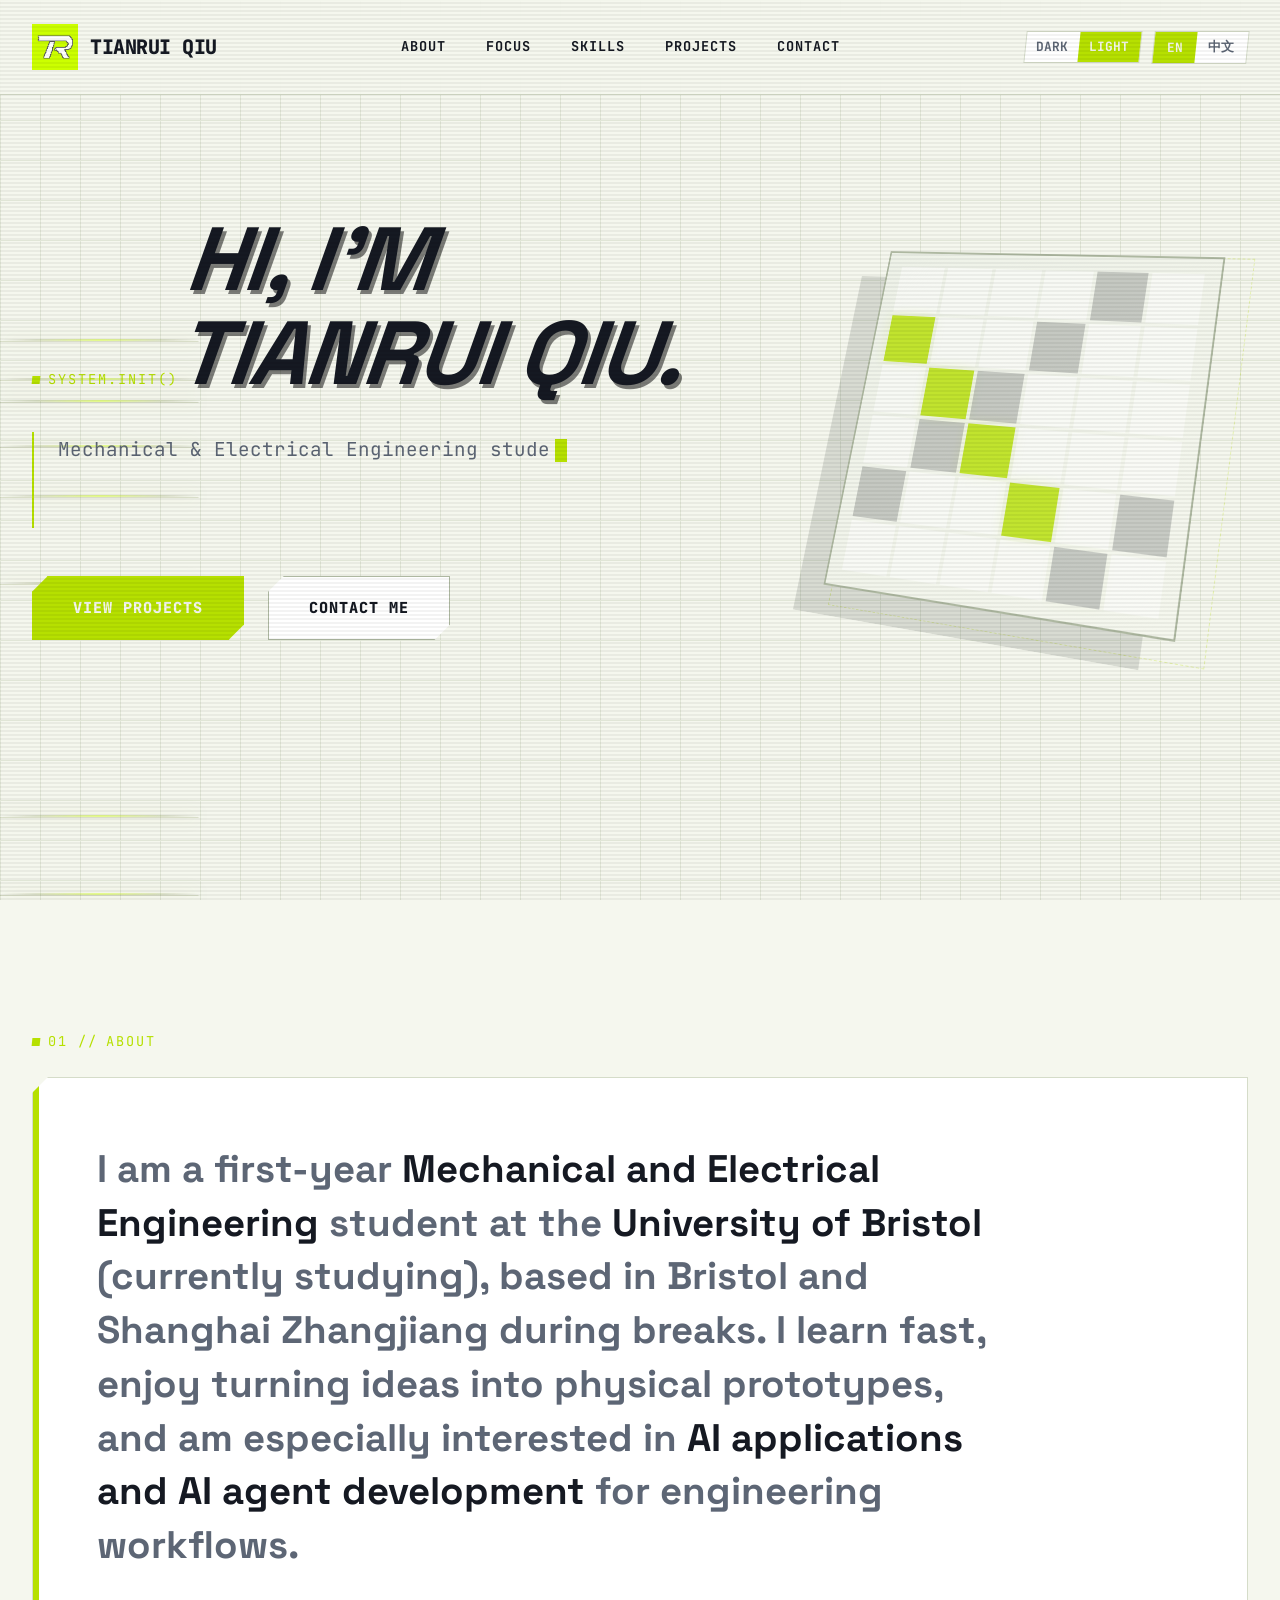
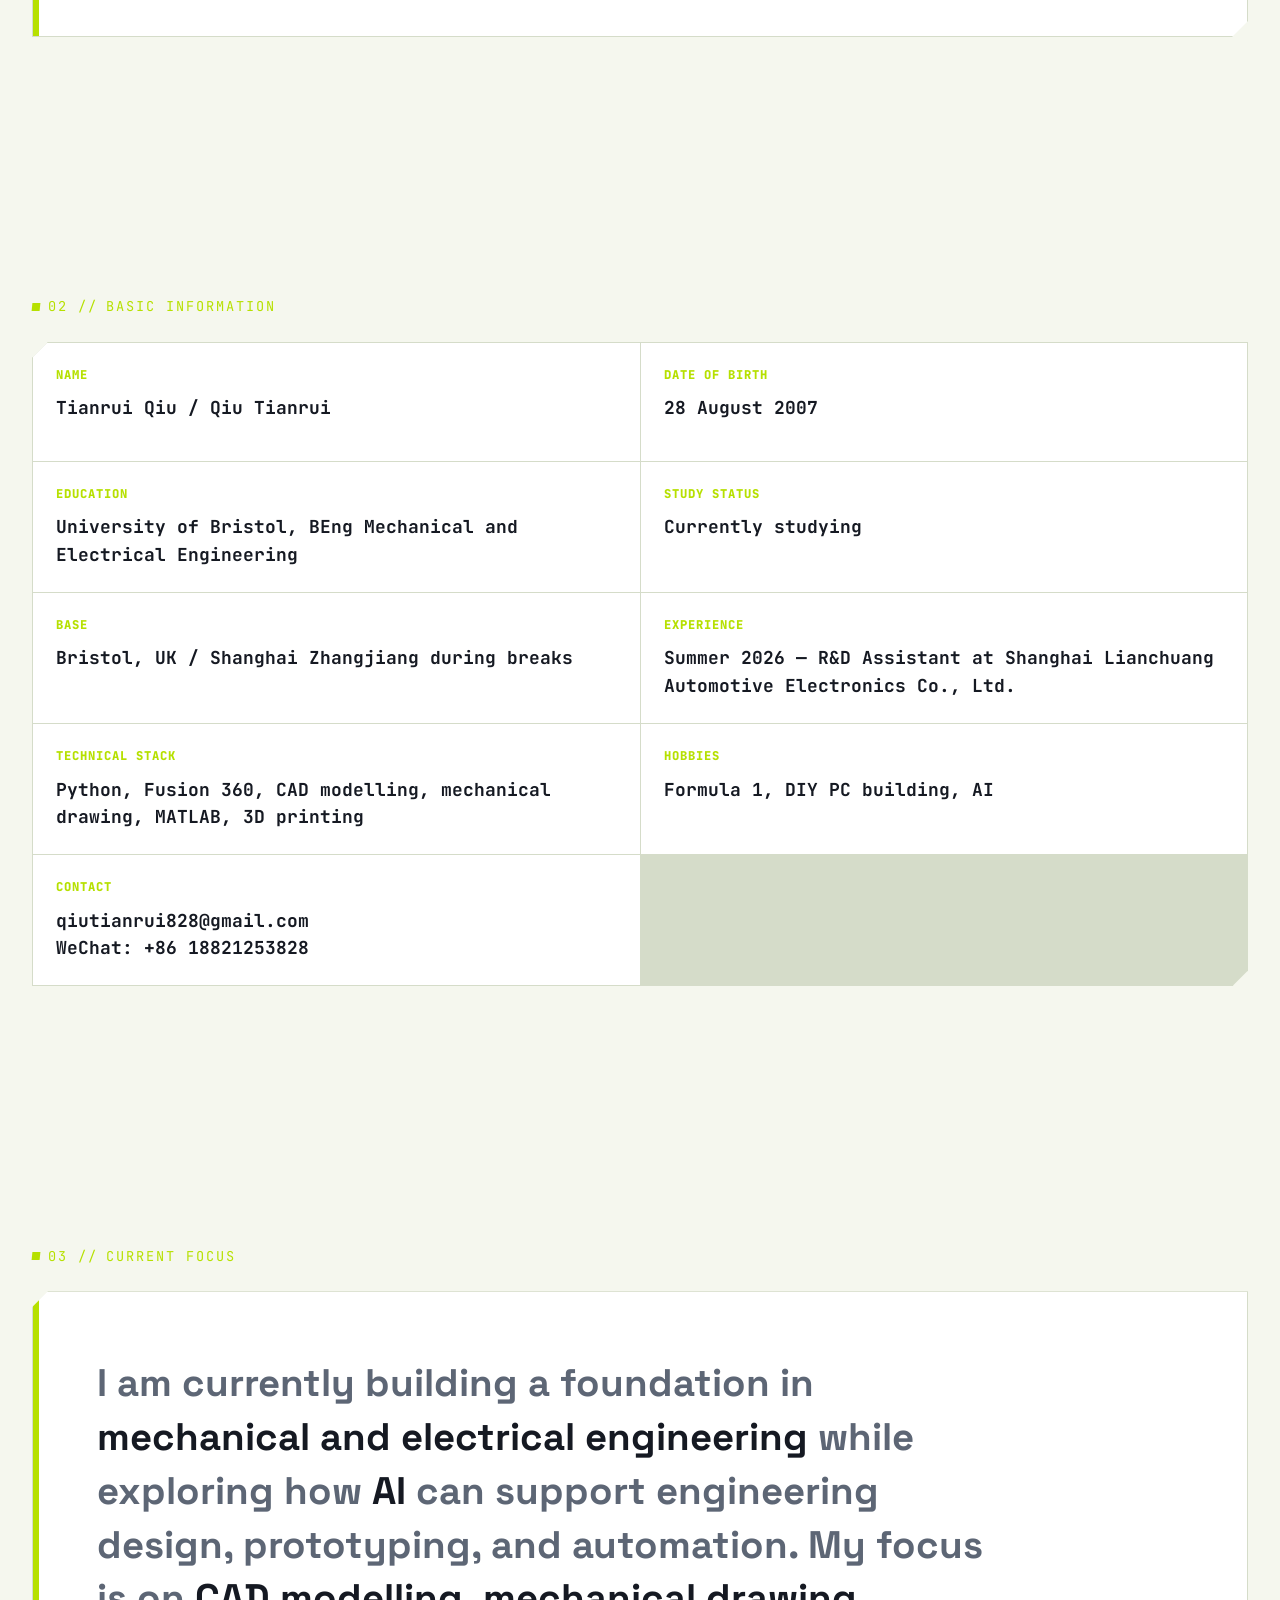
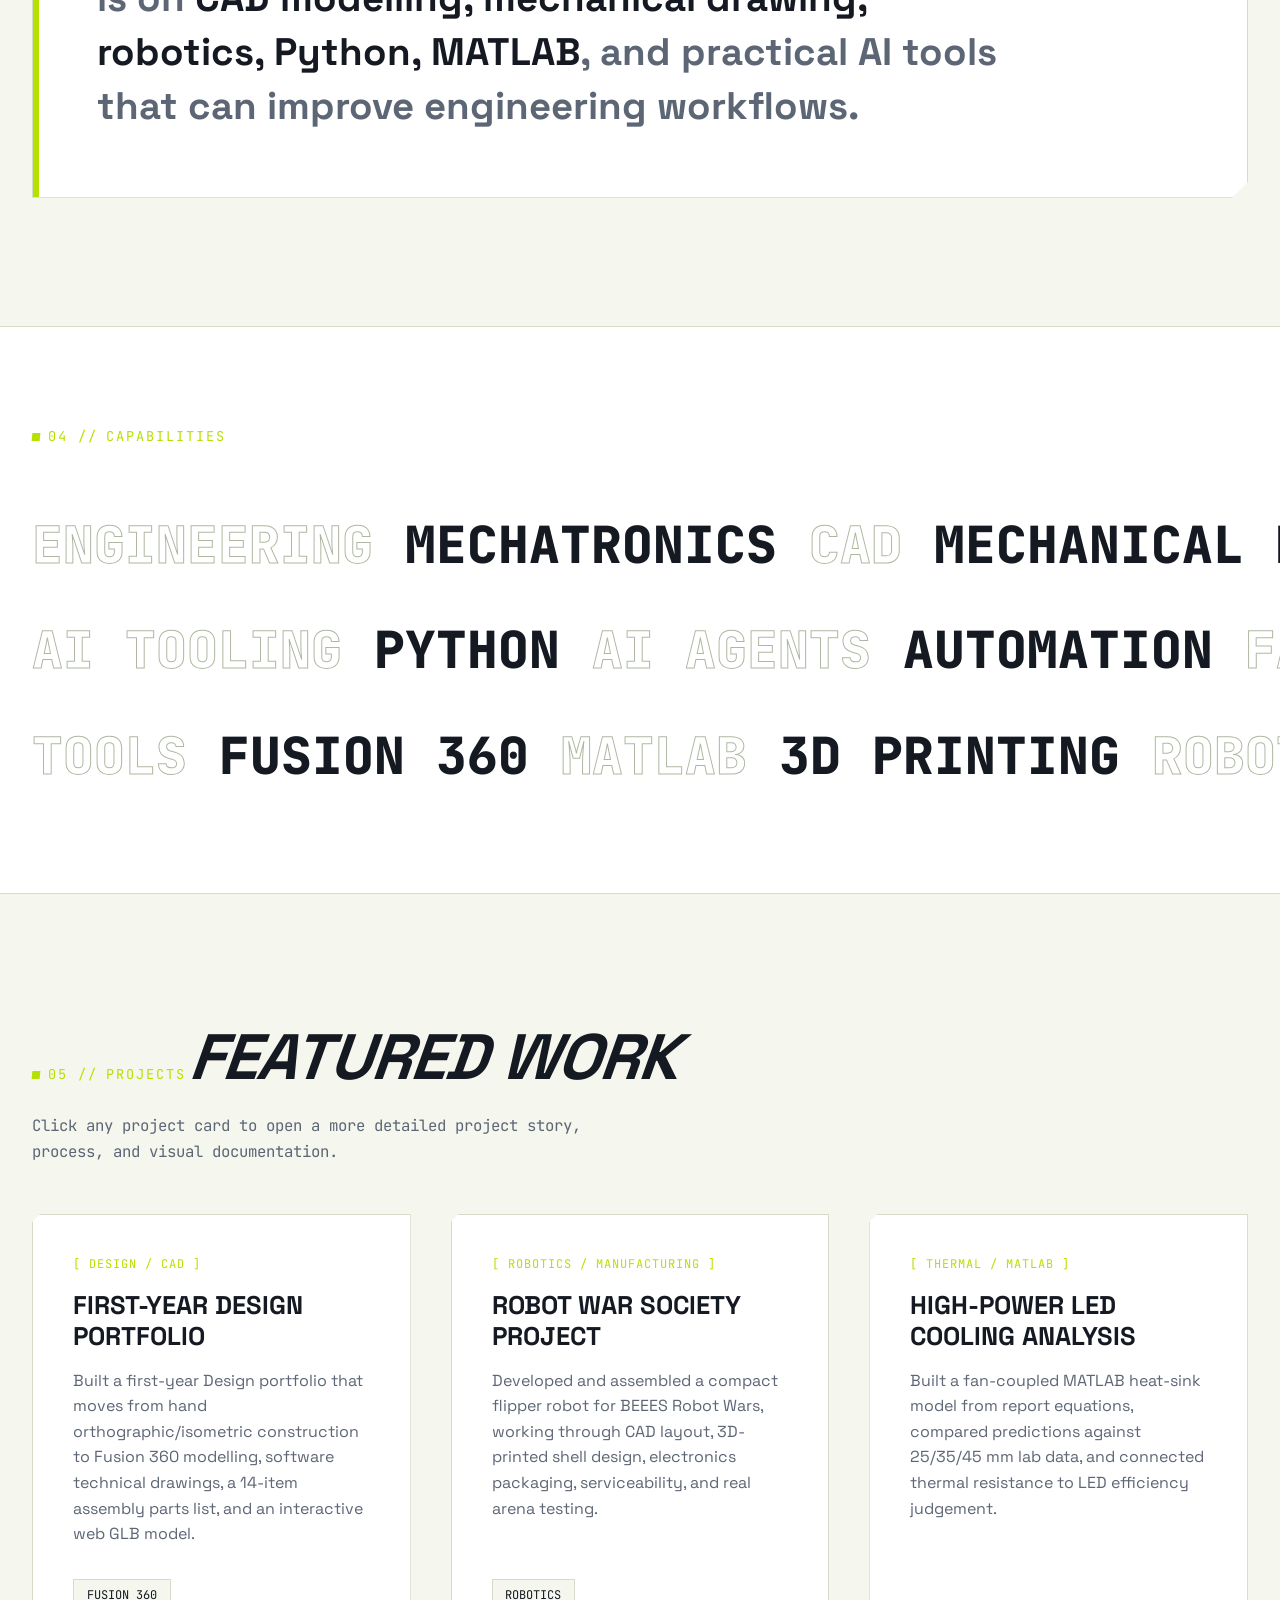
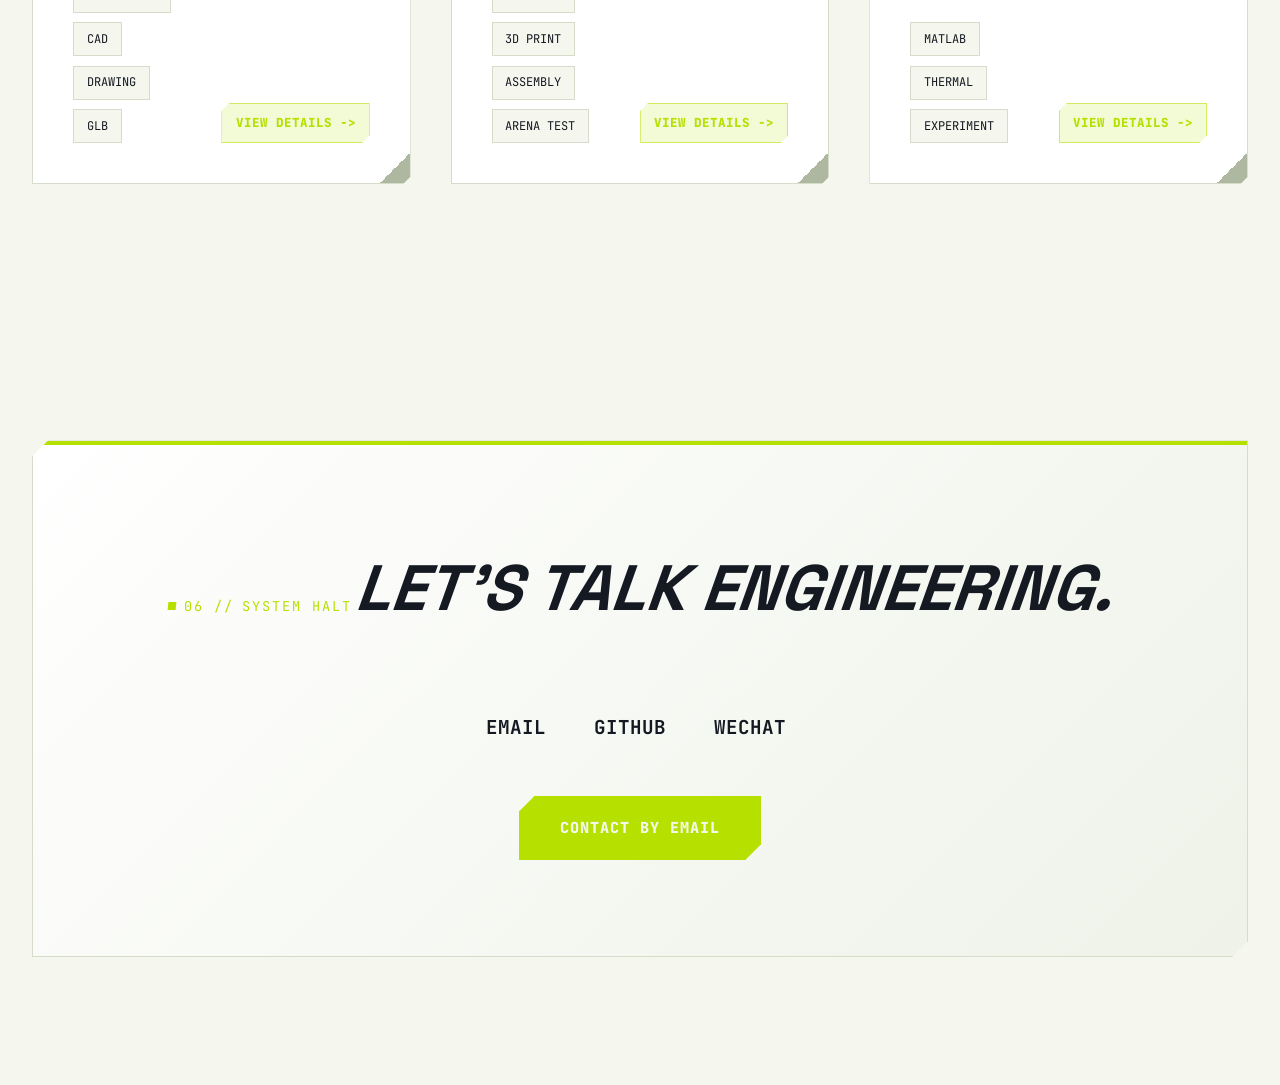
<file: gemini-v2.html>
<!DOCTYPE html>
<html lang="en">
<head>
    <meta charset="UTF-8">
    <meta name="viewport" content="width=device-width, initial-scale=1.0">
    <title>Tianrui Qiu // Portfolio</title>
    <meta name="description" content="Personal portfolio of Tianrui Qiu, a Mechanical and Electrical Engineering student at the University of Bristol exploring AI-enabled mechatronics, robotics, CAD, and engineering systems.">
    <link rel="icon" href="assets/favicon.ico?v=5">
    <link rel="apple-touch-icon" href="assets/apple-touch-icon.png?v=5">
    <link rel="preconnect" href="https://fonts.googleapis.com">
    <link rel="preconnect" href="https://fonts.gstatic.com" crossorigin>
    <link href="https://fonts.googleapis.com/css2?family=JetBrains+Mono:ital,wght@0,400;0,700;0,800;1,700&family=Space+Grotesk:wght@400;600;700;800&display=swap" rel="stylesheet">
    <script>
        (function () {
            try {
                const params = new URLSearchParams(window.location.search);
                const urlTheme = params.get('theme');
                const savedTheme = localStorage.getItem('portfolio_theme');
                const systemTheme = window.matchMedia('(prefers-color-scheme: light)').matches ? 'light' : 'dark';
                const theme = ['dark', 'light'].includes(urlTheme) ? urlTheme : (['dark', 'light'].includes(savedTheme) ? savedTheme : systemTheme);
                document.documentElement.setAttribute('data-theme', theme);
            } catch (error) {
                document.documentElement.setAttribute('data-theme', 'dark');
            }
        }());
    </script>
    <style>
        :root {
            color-scheme: dark;
            --bg-base: #06070a;
            --bg-surface: #10121a;
            --bg-card: #161925;
            --accent: #CCFF00;
            --accent-hover: #b3e600;
            --accent-dim: rgba(204, 255, 0, 0.1);
            --text-main: #f1f5f9;
            --text-muted: #8b949e;
            --border: #272b3c;
            --border-light: #3a4055;
            --nav-bg: rgba(6, 7, 10, 0.8);
            --grid-opacity: 0.2;
            --scanline-opacity: 0.7;
            --speed-opacity: 0.3;
            --speed-line: rgba(204, 255, 0, 0.95);
            --speed-glow: rgba(204, 255, 0, 0.45);
            --matrix-shadow: -30px 30px 0 rgba(0, 0, 0, 0.5);
            --card-shadow: 0 20px 40px rgba(0, 0, 0, 0.6);
            --font-display: 'Space Grotesk', -apple-system, BlinkMacSystemFont, 'Microsoft YaHei', 'PingFang SC', sans-serif;
            --font-mono: 'JetBrains Mono', 'Microsoft YaHei', monospace;
            --skew-angle: -6deg;
            --transition-fast: 0.2s cubic-bezier(0.25, 1, 0.5, 1);
            --transition-smooth: 0.4s cubic-bezier(0.16, 1, 0.3, 1);
            --clip-chamfer: polygon(16px 0, 100% 0, 100% calc(100% - 16px), calc(100% - 16px) 100%, 0 100%, 0 16px);
            --clip-chamfer-sm: polygon(8px 0, 100% 0, 100% calc(100% - 8px), calc(100% - 8px) 100%, 0 100%, 0 8px);
        }

        :root[data-theme="light"] {
            color-scheme: light;
            --bg-base: #f5f7ee;
            --bg-surface: #ffffff;
            --bg-card: #eef2e8;
            --accent: #B6E000;
            --accent-hover: #9fc400;
            --accent-dim: rgba(182, 224, 0, 0.16);
            --text-main: #151922;
            --text-muted: #5d6675;
            --border: #d5dcc9;
            --border-light: #aeb8a1;
            --nav-bg: rgba(245, 247, 238, 0.86);
            --grid-opacity: 0.62;
            --scanline-opacity: 0.16;
            --speed-opacity: 0.42;
            --speed-line: rgba(204, 255, 0, 0.98);
            --speed-glow: rgba(143, 181, 0, 0.5);
            --matrix-shadow: -30px 30px 0 rgba(15, 20, 10, 0.12);
            --card-shadow: 0 20px 40px rgba(34, 40, 23, 0.12);
        }

        * {
            margin: 0;
            padding: 0;
            box-sizing: border-box;
        }

        html {
            scroll-behavior: smooth;
        }

        body {
            background-color: var(--bg-base);
            color: var(--text-main);
            font-family: var(--font-display);
            line-height: 1.6;
            overflow-x: hidden;
            -webkit-font-smoothing: antialiased;
            transition: background-color var(--transition-smooth), color var(--transition-smooth);
        }

        ::selection {
            background: var(--accent);
            color: var(--bg-base);
        }

        .bg-grid {
            position: fixed;
            inset: 0;
            background-image:
                linear-gradient(var(--border) 1px, transparent 1px),
                linear-gradient(90deg, var(--border) 1px, transparent 1px);
            background-size: 40px 40px;
            opacity: var(--grid-opacity);
            z-index: -3;
            pointer-events: none;
        }

        .scanlines {
            position: fixed;
            inset: 0;
            background: linear-gradient(to bottom, transparent 50%, rgba(0, 0, 0, 0.3) 51%);
            background-size: 100% 4px;
            opacity: var(--scanline-opacity);
            z-index: 9999;
            pointer-events: none;
        }

        .speed-lines {
            position: fixed;
            inset: 0;
            z-index: -2;
            overflow: hidden;
            pointer-events: none;
            opacity: var(--speed-opacity);
        }

        .speed-line {
            position: absolute;
            background: linear-gradient(90deg, transparent, var(--speed-line), transparent);
            height: 1px;
            width: 200px;
            box-shadow: 0 0 14px var(--speed-glow);
            transform: skewX(-45deg);
            animation: speedLine linear infinite;
        }

        :root[data-theme="light"] .speed-line {
            background: linear-gradient(
                90deg,
                transparent,
                rgba(82, 104, 0, 0.35) 18%,
                var(--speed-line) 50%,
                rgba(82, 104, 0, 0.35) 82%,
                transparent
            );
            box-shadow:
                0 0 16px var(--speed-glow),
                0 1px 0 rgba(63, 80, 0, 0.35);
            height: 2px;
        }

        @keyframes speedLine {
            0% { left: -10%; opacity: 0; }
            10% { opacity: 1; }
            90% { opacity: 1; }
            100% { left: 110%; opacity: 0; }
        }

        a {
            color: inherit;
            text-decoration: none;
            transition: color var(--transition-fast);
        }

        .container {
            width: 100%;
            max-width: 1320px;
            margin: 0 auto;
            padding: 0 2rem;
        }

        section {
            padding: 8rem 0;
            position: relative;
        }

        main {
            display: flex;
            flex-direction: column;
        }

        #hero { order: 0; }
        #about { order: 1; }
        #basic-info { order: 2; }
        #target { order: 3; }
        #skills { order: 4; }
        #projects { order: 5; }
        #contact { order: 6; }

        .mono {
            font-family: var(--font-mono);
        }

        .italic-speed {
            font-style: italic;
            transform: skewX(var(--skew-angle));
            display: inline-block;
        }

        .section-tag {
            font-family: var(--font-mono);
            font-size: 0.85rem;
            color: var(--accent);
            text-transform: uppercase;
            letter-spacing: 2px;
            margin-bottom: 1.5rem;
            display: inline-flex;
            align-items: center;
            gap: 0.5rem;
        }

        .section-tag::before {
            content: "";
            display: block;
            width: 8px;
            height: 8px;
            background: var(--accent);
            transform: skewX(var(--skew-angle));
        }

        h2.title {
            font-size: clamp(2.5rem, 5vw, 4rem);
            font-weight: 800;
            line-height: 1.1;
            text-transform: uppercase;
            margin-bottom: 3rem;
            letter-spacing: -1px;
        }

        .section-helper {
            margin-top: -1.75rem;
            margin-bottom: 3rem;
            max-width: 620px;
            color: var(--text-muted);
            font-family: var(--font-mono);
            font-size: 0.98rem;
            line-height: 1.7;
        }

        nav {
            position: fixed;
            top: 0;
            left: 0;
            width: 100%;
            padding: 1.5rem 0;
            background: var(--nav-bg);
            backdrop-filter: blur(12px);
            border-bottom: 1px solid var(--border);
            z-index: 100;
            transition: padding var(--transition-smooth), background-color var(--transition-smooth), border-color var(--transition-smooth);
        }

        .nav-inner {
            display: flex;
            justify-content: space-between;
            align-items: center;
            gap: 1.5rem;
        }

        .logo {
            font-family: var(--font-mono);
            font-weight: 800;
            font-size: 1.25rem;
            letter-spacing: -0.5px;
            text-transform: uppercase;
            color: var(--text-main);
            display: flex;
            align-items: center;
            gap: 0.75rem;
            min-width: 0;
        }

        .logo-box {
            width: 46px;
            height: 46px;
            flex: 0 0 46px;
            position: relative;
            overflow: hidden;
        }

        .logo-box img {
            display: none;
            position: absolute;
            inset: 0;
            width: 100%;
            height: 100%;
            object-fit: contain;
        }

        :root:not([data-theme="light"]) .logo-img-dark,
        :root[data-theme="light"] .logo-img-light {
            display: block;
        }

        .nav-links {
            display: flex;
            gap: 2.5rem;
            font-family: var(--font-mono);
            font-size: 0.85rem;
            font-weight: 700;
            text-transform: uppercase;
            letter-spacing: 1px;
        }

        .nav-links a {
            position: relative;
        }

        .nav-links a::after {
            content: '';
            position: absolute;
            bottom: -6px;
            left: 0;
            width: 0;
            height: 2px;
            background: var(--accent);
            transition: width var(--transition-fast);
        }

        .nav-links a:hover::after {
            width: 100%;
        }

        .nav-controls {
            display: flex;
            align-items: center;
            gap: 0.75rem;
            flex-shrink: 0;
        }

        .lang-switch,
        .theme-switch {
            display: flex;
            flex-shrink: 0;
            background: var(--bg-surface);
            border: 1px solid var(--border);
            transform: skewX(var(--skew-angle));
            transition: background-color var(--transition-smooth), border-color var(--transition-smooth);
        }

        .lang-btn,
        .theme-btn {
            background: transparent;
            border: none;
            color: var(--text-muted);
            font-family: var(--font-mono);
            font-size: 0.8rem;
            font-weight: 700;
            padding: 0.4rem 0.8rem;
            cursor: pointer;
            transition: all var(--transition-fast);
            text-transform: uppercase;
        }

        .theme-btn {
            padding: 0.4rem 0.65rem;
        }

        .lang-btn.active,
        .theme-btn.active {
            background: var(--accent);
            color: var(--bg-base);
        }

        .lang-btn:not(.active):hover,
        .theme-btn:not(.active):hover {
            color: var(--text-main);
        }

        .lang-btn span,
        .theme-btn span {
            display: inline-block;
            transform: skewX(calc(var(--skew-angle) * -1));
        }

        .btn {
            display: inline-flex;
            align-items: center;
            justify-content: center;
            padding: 1.2rem 2.5rem;
            font-family: var(--font-mono);
            font-size: 0.95rem;
            font-weight: 800;
            text-transform: uppercase;
            letter-spacing: 1px;
            border: 1px solid var(--border-light);
            background: var(--bg-surface);
            color: var(--text-main);
            cursor: pointer;
            position: relative;
            z-index: 1;
            clip-path: var(--clip-chamfer);
            transition: all var(--transition-fast);
        }

        .btn::before {
            content: "";
            position: absolute;
            inset: 0;
            background: var(--accent);
            z-index: -1;
            transform: scaleX(0);
            transform-origin: right;
            transition: transform var(--transition-smooth);
        }

        .btn:hover {
            border-color: var(--accent);
            color: var(--bg-base);
        }

        .btn:hover::before {
            transform: scaleX(1);
            transform-origin: left;
        }

        .btn-primary {
            background: var(--accent);
            color: var(--bg-base);
            border-color: var(--accent);
        }

        .btn-primary::before {
            background: var(--text-main);
        }

        .btn-primary:hover {
            color: var(--bg-base);
        }

        .hero {
            min-height: 100vh;
            display: flex;
            align-items: center;
            padding-top: 5rem;
            overflow: hidden;
        }

        .hero-grid {
            display: grid;
            grid-template-columns: 1.2fr 0.8fr;
            gap: 4rem;
            align-items: center;
        }

        .hero-title {
            font-size: clamp(3rem, 7vw, 6rem);
            font-weight: 800;
            line-height: 1.05;
            text-transform: uppercase;
            letter-spacing: -2px;
            margin-bottom: 2rem;
            text-shadow: 4px 4px 0 rgba(0, 0, 0, 0.5);
        }

        .hero-subtitle-container {
            min-height: 6rem;
            margin-bottom: 3rem;
            position: relative;
            padding-left: 1.5rem;
            border-left: 2px solid var(--accent);
        }

        .hero-subtitle {
            font-family: var(--font-mono);
            font-size: clamp(1rem, 2vw, 1.2rem);
            color: var(--text-muted);
            line-height: 1.8;
            max-width: 600px;
        }

        .hero-actions {
            display: flex;
            gap: 1.5rem;
            flex-wrap: wrap;
        }

        .hero-visual {
            position: relative;
            width: 100%;
            aspect-ratio: 1;
            perspective: 1000px;
        }

        .v-matrix {
            position: absolute;
            top: 50%;
            left: 50%;
            width: 80%;
            height: 80%;
            transform: translate(-50%, -50%) rotateX(15deg) rotateY(-20deg) rotateZ(10deg);
            transform-style: preserve-3d;
        }

        .v-grid {
            width: 100%;
            height: 100%;
            background: linear-gradient(135deg, var(--bg-card) 0%, var(--bg-base) 100%);
            border: 2px solid var(--border-light);
            display: grid;
            grid-template-columns: repeat(6, 1fr);
            grid-template-rows: repeat(6, 1fr);
            gap: 4px;
            padding: 1rem;
            box-shadow: var(--matrix-shadow);
        }

        .v-cell {
            background: var(--bg-surface);
            opacity: 0.5;
            transition: all 0.3s;
        }

        .v-cell:nth-child(7n) {
            background: var(--accent);
            opacity: 0.8;
            box-shadow: 0 0 15px var(--accent-dim);
        }

        .v-cell:nth-child(5n) {
            background: var(--text-main);
            opacity: 0.2;
        }

        .v-frame {
            position: absolute;
            inset: -20px;
            border: 1px dashed var(--accent);
            opacity: 0.3;
            transform: translateZ(-50px);
        }

        .about-content {
            background: var(--bg-surface);
            border: 1px solid var(--border);
            padding: 4rem;
            clip-path: var(--clip-chamfer);
            position: relative;
        }

        .about-content::before {
            content: '';
            position: absolute;
            top: 0;
            left: 0;
            width: 6px;
            height: 100%;
            background: var(--accent);
        }

        .about-text {
            font-size: clamp(1.5rem, 3vw, 2.5rem);
            font-weight: 700;
            line-height: 1.4;
            max-width: 900px;
            color: var(--text-muted);
        }

        .about-text span {
            color: var(--text-main);
        }

        .info-grid {
            display: grid;
            grid-template-columns: repeat(2, minmax(0, 1fr));
            gap: 1px;
            overflow: hidden;
            background: var(--border);
            border: 1px solid var(--border);
            clip-path: var(--clip-chamfer);
        }

        .info-item {
            min-height: 118px;
            padding: 1.45rem;
            background: var(--bg-surface);
        }

        .info-label {
            display: block;
            margin-bottom: 0.55rem;
            color: var(--accent);
            font-family: var(--font-mono);
            font-size: 0.76rem;
            font-weight: 800;
            letter-spacing: 1px;
            text-transform: uppercase;
        }

        .info-value {
            color: var(--text-main);
            font-family: var(--font-mono);
            font-size: clamp(0.95rem, 1.5vw, 1.12rem);
            font-weight: 700;
            line-height: 1.55;
        }

        .projects-grid {
            display: grid;
            grid-template-columns: repeat(auto-fit, minmax(340px, 1fr));
            gap: 2.5rem;
        }

        .project-card {
            background: var(--bg-surface);
            border: 1px solid var(--border);
            padding: 2.5rem;
            display: flex;
            flex-direction: column;
            position: relative;
            clip-path: var(--clip-chamfer-sm);
            transition: all var(--transition-smooth);
            min-height: 380px;
        }

        .project-card::after {
            content: '';
            position: absolute;
            bottom: 0;
            right: 0;
            width: 30px;
            height: 30px;
            background: linear-gradient(135deg, transparent 50%, var(--border-light) 50%);
            transition: all var(--transition-fast);
        }

        .project-card:hover {
            transform: translateY(-10px);
            border-color: var(--accent);
            box-shadow: var(--card-shadow);
            background: var(--bg-card);
        }

        .project-card:hover::after {
            background: linear-gradient(135deg, transparent 50%, var(--accent) 50%);
        }

        .p-type {
            font-family: var(--font-mono);
            font-size: 0.75rem;
            color: var(--accent);
            text-transform: uppercase;
            margin-bottom: 1rem;
            letter-spacing: 1px;
        }

        .p-title {
            font-size: 1.6rem;
            font-weight: 800;
            margin-bottom: 1rem;
            line-height: 1.2;
            text-transform: uppercase;
        }

        .p-desc {
            font-size: 1rem;
            color: var(--text-muted);
            margin-bottom: 2rem;
            flex-grow: 1;
        }

        .p-tags {
            display: flex;
            flex-wrap: wrap;
            gap: 0.6rem;
        }

        .p-tag {
            font-family: var(--font-mono);
            font-size: 0.75rem;
            padding: 0.4rem 0.8rem;
            background: var(--bg-base);
            border: 1px solid var(--border);
            color: var(--text-main);
            text-transform: uppercase;
        }

        .p-card-footer {
            display: flex;
            align-items: flex-end;
            justify-content: space-between;
            gap: 1rem;
        }

        .p-link-cue {
            flex-shrink: 0;
            color: var(--accent);
            font-family: var(--font-mono);
            font-size: 0.78rem;
            font-weight: 800;
            letter-spacing: 1px;
            padding: 0.58rem 0.82rem;
            border: 1px solid color-mix(in srgb, var(--accent) 55%, transparent);
            background: var(--accent-dim);
            clip-path: var(--clip-chamfer-sm);
            text-transform: uppercase;
            transition: background-color var(--transition-fast), color var(--transition-fast), transform var(--transition-fast);
        }

        .project-card:hover .p-link-cue {
            background: var(--accent);
            color: var(--bg-base);
            transform: translateX(4px);
        }

        .skills-section {
            overflow: hidden;
            padding: 6rem 0;
            border-top: 1px solid var(--border);
            border-bottom: 1px solid var(--border);
            background: var(--bg-surface);
        }

        .ticker-group {
            display: flex;
            flex-direction: column;
            gap: 1.5rem;
        }

        .ticker-row {
            display: flex;
            width: fit-content;
            animation: ticker linear infinite;
        }

        .ticker-row.reverse {
            animation-direction: reverse;
        }

        .ticker-row:hover {
            animation-play-state: paused;
        }

        @keyframes ticker {
            0% { transform: translateX(0); }
            100% { transform: translateX(-50%); }
        }

        .ticker-item {
            font-family: var(--font-mono);
            font-size: clamp(2rem, 4vw, 3.5rem);
            font-weight: 800;
            text-transform: uppercase;
            white-space: nowrap;
            padding: 0 2rem;
            color: transparent;
            -webkit-text-stroke: 1px var(--border-light);
            transition: all var(--transition-fast);
            display: flex;
            align-items: center;
            gap: 2rem;
        }

        .ticker-item span {
            color: var(--text-main);
            -webkit-text-stroke: 0;
        }

        .ticker-item:hover {
            color: var(--accent);
            -webkit-text-stroke: 1px var(--accent);
        }

        .ticker-item::after {
            content: "///";
            color: var(--accent);
            font-size: 0.5em;
            -webkit-text-stroke: 0;
        }

        .contact-wrap {
            background: linear-gradient(135deg, var(--bg-surface) 0%, var(--bg-card) 100%);
            border: 1px solid var(--border);
            padding: 6rem 4rem;
            text-align: center;
            clip-path: var(--clip-chamfer);
            position: relative;
        }

        .contact-wrap::before {
            content: '';
            position: absolute;
            top: 0;
            left: 0;
            right: 0;
            height: 4px;
            background: var(--accent);
        }

        .contact-title {
            font-size: clamp(2.5rem, 5vw, 4rem);
            font-weight: 800;
            text-transform: uppercase;
            margin-bottom: 1.5rem;
        }

        .contact-links {
            display: flex;
            justify-content: center;
            gap: 3rem;
            margin: 3rem 0;
            flex-wrap: wrap;
        }

        .c-link {
            border: 0;
            background: transparent;
            color: inherit;
            cursor: pointer;
            display: inline-flex;
            align-items: center;
            gap: 0.55rem;
            font-family: var(--font-mono);
            font-size: 1.2rem;
            font-weight: 700;
            text-transform: uppercase;
            position: relative;
            padding-bottom: 5px;
            text-decoration: none;
        }

        .c-link::after {
            content: '';
            position: absolute;
            bottom: 0;
            left: 0;
            width: 0;
            height: 2px;
            background: var(--accent);
            transition: width var(--transition-fast);
        }

        .c-link:hover::after {
            width: 100%;
        }

        .wechat-contact {
            overflow: visible;
        }

        .wechat-contact__detail {
            display: inline-block;
            max-width: 0;
            opacity: 0;
            overflow: hidden;
            transform: translateX(-0.5rem);
            transition: max-width var(--transition-smooth), opacity var(--transition-fast), transform var(--transition-fast);
            white-space: nowrap;
        }

        .wechat-contact:not(.is-suppressed):hover .wechat-contact__detail,
        .wechat-contact:not(.is-suppressed):focus-visible .wechat-contact__detail,
        .wechat-contact.is-open .wechat-contact__detail {
            max-width: 16rem;
            opacity: 1;
            transform: translateX(0);
        }

        .reveal {
            opacity: 0;
            transform: translateY(40px);
            transition: opacity 0.8s ease-out, transform 0.8s cubic-bezier(0.16, 1, 0.3, 1);
        }

        .reveal.active {
            opacity: 1;
            transform: translateY(0);
        }

        .cursor {
            display: inline-block;
            width: 12px;
            height: 1.2em;
            background: var(--accent);
            vertical-align: middle;
            animation: blink 1s step-end infinite;
            margin-left: 5px;
        }

        @keyframes blink {
            0%, 100% { opacity: 1; }
            50% { opacity: 0; }
        }

        @media (max-width: 1024px) {
            .hero-grid {
                grid-template-columns: 1fr;
                gap: 2rem;
            }

            .hero-visual {
                display: none;
            }

            .hero-title {
                margin-top: 2rem;
            }

            .about-content {
                padding: 3rem 2rem;
            }

            .info-grid {
                grid-template-columns: 1fr;
            }

            .contact-wrap {
                padding: 4rem 2rem;
            }
        }

        @media (max-width: 768px) {
            nav {
                padding: 1rem 0;
            }

            .container {
                padding: 0 1.1rem;
            }

            .nav-links {
                display: none;
            }

            .logo {
                font-size: 1rem;
            }

            .logo-box {
                width: 36px;
                height: 36px;
                flex-basis: 36px;
            }

            .logo span {
                max-width: 42vw;
                overflow: hidden;
                text-overflow: ellipsis;
                white-space: nowrap;
            }

            .lang-btn {
                font-size: 0.72rem;
                padding: 0.36rem 0.58rem;
            }

            .nav-controls {
                gap: 0.45rem;
            }

            .theme-btn {
                font-size: 0.72rem;
                padding: 0.36rem 0.48rem;
            }

            section {
                padding: 5rem 0;
            }

            .hero-title {
                font-size: clamp(2.4rem, 14vw, 4rem);
                letter-spacing: -1px;
            }

            .hero-actions {
                gap: 0.9rem;
            }

            .btn {
                width: 100%;
                padding: 1rem 1.25rem;
            }

            .projects-grid {
                grid-template-columns: 1fr;
            }

            .project-card {
                min-height: auto;
                padding: 2rem;
            }

            .p-card-footer {
                align-items: flex-start;
                flex-direction: column;
            }

            .ticker-item {
                font-size: 1.5rem;
                gap: 1rem;
                padding: 0 1rem;
            }

            .contact-links {
                gap: 1.25rem;
            }
        }

        @media (max-width: 380px) {
            .logo span {
                display: none;
            }
        }

        @media (prefers-reduced-motion: reduce) {
            *,
            ::before,
            ::after {
                animation-duration: 0.01ms !important;
                animation-iteration-count: 1 !important;
                transition-duration: 0.01ms !important;
                scroll-behavior: auto !important;
            }

            .reveal {
                opacity: 1;
                transform: none;
            }

            .speed-lines {
                display: none;
            }
        }
    </style>
</head>
<body>
    <div class="bg-grid"></div>
    <div class="scanlines"></div>
    <div class="speed-lines" id="speedLines"></div>

    <nav id="navbar">
        <div class="container nav-inner">
            <a href="#" class="logo">
                <div class="logo-box">
                    <img class="logo-img-dark" src="assets/logo-tr-dark-64.png?v=5" alt="" aria-hidden="true">
                    <img class="logo-img-light" src="assets/logo-tr-light-64.png?v=5" alt="" aria-hidden="true">
                </div>
                <span data-en="Tianrui Qiu" data-zh="邱天瑞">Tianrui Qiu</span>
            </a>
            <div class="nav-links">
                <a href="#about" data-en="About" data-zh="关于">About</a>
                <a href="#target" data-en="Focus" data-zh="方向">Focus</a>
                <a href="#skills" data-en="Skills" data-zh="技能">Skills</a>
                <a href="#projects" data-en="Projects" data-zh="项目">Projects</a>
                <a href="#contact" data-en="Contact" data-zh="联系">Contact</a>
            </div>
            <div class="nav-controls" aria-label="Display options">
                <div class="theme-switch" aria-label="Theme">
                    <button class="theme-btn active" data-target-theme="dark" type="button"><span data-en="Dark" data-zh="深色">Dark</span></button>
                    <button class="theme-btn" data-target-theme="light" type="button"><span data-en="Light" data-zh="浅色">Light</span></button>
                </div>
                <div class="lang-switch" aria-label="Language">
                    <button class="lang-btn active" data-target-lang="en" type="button"><span>EN</span></button>
                    <button class="lang-btn" data-target-lang="zh" type="button"><span>中文</span></button>
                </div>
            </div>
        </div>
    </nav>

    <main>
        <section id="hero" class="hero">
            <div class="container hero-grid">
                <div class="hero-left reveal active">
                    <div class="section-tag mono" data-en="System.Init()" data-zh="系统已启动">System.Init()</div>
                    <h1 class="hero-title italic-speed" data-en="Hi, I'm<br>Tianrui Qiu." data-zh="你好，<br>我是邱天瑞。">
                        Hi, I'm<br>Tianrui Qiu.
                    </h1>
                    <div class="hero-subtitle-container">
                        <div class="hero-subtitle mono">
                            <span id="typewriter"></span><span class="cursor"></span>
                        </div>
                    </div>
                    <div class="hero-actions">
                        <a href="#projects" class="btn btn-primary" data-en="View Projects" data-zh="查看项目">View Projects</a>
                        <a href="#contact" class="btn" data-en="Contact Me" data-zh="联系我">Contact Me</a>
                    </div>
                </div>

                <div class="hero-visual reveal active">
                    <div class="v-matrix">
                        <div class="v-grid">
                            <div class="v-cell"></div><div class="v-cell"></div><div class="v-cell"></div><div class="v-cell"></div><div class="v-cell"></div><div class="v-cell"></div>
                            <div class="v-cell"></div><div class="v-cell"></div><div class="v-cell"></div><div class="v-cell"></div><div class="v-cell"></div><div class="v-cell"></div>
                            <div class="v-cell"></div><div class="v-cell"></div><div class="v-cell"></div><div class="v-cell"></div><div class="v-cell"></div><div class="v-cell"></div>
                            <div class="v-cell"></div><div class="v-cell"></div><div class="v-cell"></div><div class="v-cell"></div><div class="v-cell"></div><div class="v-cell"></div>
                            <div class="v-cell"></div><div class="v-cell"></div><div class="v-cell"></div><div class="v-cell"></div><div class="v-cell"></div><div class="v-cell"></div>
                            <div class="v-cell"></div><div class="v-cell"></div><div class="v-cell"></div><div class="v-cell"></div><div class="v-cell"></div><div class="v-cell"></div>
                        </div>
                        <div class="v-frame"></div>
                    </div>
                </div>
            </div>
        </section>

        <section id="about">
            <div class="container reveal">
                <div class="section-tag mono">01 // <span data-en="About" data-zh="关于">About</span></div>
                <div class="about-content">
                    <p class="about-text" data-en="I am a first-year <span>Mechanical and Electrical Engineering</span> student at the <span>University of Bristol</span> (currently studying), based in Bristol and Shanghai Zhangjiang during breaks. I learn fast, enjoy turning ideas into physical prototypes, and am especially interested in <span>AI applications and AI agent development</span> for engineering workflows." data-zh="我是<span>布里斯托大学机械与电气工程</span>大一在读学生，平时在英国布里斯托学习，假期回上海张江。我学习新东西很快，喜欢把想法做成真实原型，也很关注 <span>AI 应用和 AI Agent 开发</span>在工程设计与原型开发中的实际价值。">
                        I am a first-year <span>Mechanical and Electrical Engineering</span> student at the <span>University of Bristol</span> (currently studying), based in Bristol and Shanghai Zhangjiang during breaks. I learn fast, enjoy turning ideas into physical prototypes, and am especially interested in <span>AI applications and AI agent development</span> for engineering workflows.
                    </p>
                </div>
            </div>
        </section>

        <section id="basic-info">
            <div class="container reveal">
                <div class="section-tag mono">02 // <span data-en="Basic Information" data-zh="基础信息">Basic Information</span></div>
                <div class="info-grid">
                    <article class="info-item">
                        <span class="info-label" data-en="Name" data-zh="姓名">Name</span>
                        <p class="info-value" data-en="Tianrui Qiu / Qiu Tianrui" data-zh="邱天瑞 / Tianrui Qiu">Tianrui Qiu / Qiu Tianrui</p>
                    </article>
                    <article class="info-item">
                        <span class="info-label" data-en="Date of Birth" data-zh="生日">Date of Birth</span>
                        <p class="info-value" data-en="28 August 2007" data-zh="2007 年 8 月 28 日">28 August 2007</p>
                    </article>
                    <article class="info-item">
                        <span class="info-label" data-en="Education" data-zh="教育背景">Education</span>
                        <p class="info-value" data-en="University of Bristol, BEng Mechanical and Electrical Engineering" data-zh="布里斯托大学，机械与电气工程本科">University of Bristol, BEng Mechanical and Electrical Engineering</p>
                    </article>
                    <article class="info-item">
                        <span class="info-label" data-en="Study Status" data-zh="学业状态">Study Status</span>
                        <p class="info-value" data-en="Currently studying" data-zh="在读">Currently studying</p>
                    </article>
                    <article class="info-item">
                        <span class="info-label" data-en="Base" data-zh="所在地">Base</span>
                        <p class="info-value" data-en="Bristol, UK / Shanghai Zhangjiang during breaks" data-zh="英国布里斯托 / 假期上海张江">Bristol, UK / Shanghai Zhangjiang during breaks</p>
                    </article>
                    <article class="info-item">
                        <span class="info-label" data-en="Experience" data-zh="实习经历">Experience</span>
                        <p class="info-value" data-en="Summer 2026 — R&amp;D Assistant at Shanghai Lianchuang Automotive Electronics Co., Ltd." data-zh="2026 年暑假｜上海联创汽车电子有限公司｜研发助理">Summer 2026 — R&amp;D Assistant at Shanghai Lianchuang Automotive Electronics Co., Ltd.</p>
                    </article>
                    <article class="info-item">
                        <span class="info-label" data-en="Technical Stack" data-zh="技术栈">Technical Stack</span>
                        <p class="info-value" data-en="Python, Fusion 360, CAD modelling, mechanical drawing, MATLAB, 3D printing" data-zh="Python、Fusion 360、CAD 建模、机械制图、MATLAB、3D 打印">Python, Fusion 360, CAD modelling, mechanical drawing, MATLAB, 3D printing</p>
                    </article>
                    <article class="info-item">
                        <span class="info-label" data-en="Hobbies" data-zh="爱好">Hobbies</span>
                        <p class="info-value" data-en="Formula 1, DIY PC building, AI" data-zh="F1、DIY 电脑、AI">Formula 1, DIY PC building, AI</p>
                    </article>
                    <article class="info-item">
                        <span class="info-label" data-en="Contact" data-zh="联系方式">Contact</span>
                        <p class="info-value">qiutianrui828@gmail.com<br>WeChat: +86 18821253828</p>
                    </article>
                </div>
            </div>
        </section>

        <section id="target">
            <div class="container reveal">
                <div class="section-tag mono">03 // <span data-en="Current Focus" data-zh="当前关注">Current Focus</span></div>
                <div class="about-content">
                    <p class="about-text" data-en="I am currently building a foundation in <span>mechanical and electrical engineering</span> while exploring how <span>AI</span> can support engineering design, prototyping, and automation. My focus is on <span>CAD modelling, mechanical drawing, robotics, Python, MATLAB</span>, and practical AI tools that can improve engineering workflows." data-zh="我目前在打牢<span>机械与电气工程</span>基础，同时探索 <span>AI</span> 如何辅助工程设计、原型制作和自动化流程。现阶段重点关注 <span>CAD 建模、机械制图、机器人、Python、MATLAB</span>，以及能提升工程效率的实用 AI 工具。">
                        I am currently building a foundation in <span>mechanical and electrical engineering</span> while exploring how <span>AI</span> can support engineering design, prototyping, and automation. My focus is on <span>CAD modelling, mechanical drawing, robotics, Python, MATLAB</span>, and practical AI tools that can improve engineering workflows.
                    </p>
                </div>
            </div>
        </section>

        <section id="projects">
            <div class="container reveal">
                <div class="section-tag mono">05 // <span data-en="Projects" data-zh="项目">Projects</span></div>
                <h2 class="title italic-speed" data-en="Featured Work" data-zh="精选作品">Featured Work</h2>
                <p class="section-helper" data-en="Click any project card to open a more detailed project story, process, and visual documentation." data-zh="点击任意项目卡片，查看更完整的项目经历、过程记录和视觉资料。">
                    Click any project card to open a more detailed project story, process, and visual documentation.
                </p>

                <div class="projects-grid">
                    <a class="project-card" href="projects/design-portfolio.html">
                        <div class="p-type" data-en="[ Design / CAD ]" data-zh="[ 设计 / CAD ]">[ Design / CAD ]</div>
                        <h3 class="p-title" data-en="First-Year Design Portfolio" data-zh="大一 Design 课程作品集">First-Year Design Portfolio</h3>
                        <p class="p-desc" data-en="Built a first-year Design portfolio that moves from hand orthographic/isometric construction to Fusion 360 modelling, software technical drawings, a 14-item assembly parts list, and an interactive web GLB model." data-zh="完成大一 Design 课程作品集，从手绘正投影和轴测图推进到 Fusion 360 建模、软件工程图、14 项装配零件表和网页交互 GLB 模型。">
                            Built a first-year Design portfolio that moves from hand orthographic/isometric construction to Fusion 360 modelling, software technical drawings, a 14-item assembly parts list, and an interactive web GLB model.
                        </p>
                        <div class="p-card-footer">
                            <div class="p-tags mono">
                                <span class="p-tag">Fusion 360</span>
                                <span class="p-tag">CAD</span>
                                <span class="p-tag">Drawing</span>
                                <span class="p-tag">GLB</span>
                            </div>
                            <span class="p-link-cue" data-en="View details ->" data-zh="查看详情 ->">View details -></span>
                        </div>
                    </a>

                    <a class="project-card" href="projects/robot-war.html">
                        <div class="p-type" data-en="[ Robotics / Manufacturing ]" data-zh="[ 机器人 / 制造 ]">[ Robotics / Manufacturing ]</div>
                        <h3 class="p-title" data-en="Robot War Society Project" data-zh="Robot War 机器人社团项目">Robot War Society Project</h3>
                        <p class="p-desc" data-en="Developed and assembled a compact flipper robot for BEEES Robot Wars, working through CAD layout, 3D-printed shell design, electronics packaging, serviceability, and real arena testing." data-zh="参与 BEEES Robot Wars 紧凑型翻板机器人的开发与装配，覆盖 CAD 布局、3D 打印外壳、电子元件布置、可维护性和真实赛场测试。">
                            Developed and assembled a compact flipper robot for BEEES Robot Wars, working through CAD layout, 3D-printed shell design, electronics packaging, serviceability, and real arena testing.
                        </p>
                        <div class="p-card-footer">
                            <div class="p-tags mono">
                                <span class="p-tag">Robotics</span>
                                <span class="p-tag">3D Print</span>
                                <span class="p-tag">Assembly</span>
                                <span class="p-tag">Arena Test</span>
                            </div>
                            <span class="p-link-cue" data-en="View details ->" data-zh="查看详情 ->">View details -></span>
                        </div>
                    </a>

                    <a class="project-card" href="projects/led-thermal-model.html">
                        <div class="p-type" data-en="[ Thermal / MATLAB ]" data-zh="[ 热分析 / MATLAB ]">[ Thermal / MATLAB ]</div>
                        <h3 class="p-title" data-en="High-Power LED Cooling Analysis" data-zh="高功率 LED 散热与效率分析">High-Power LED Cooling Analysis</h3>
                        <p class="p-desc" data-en="Built a fan-coupled MATLAB heat-sink model from report equations, compared predictions against 25/35/45 mm lab data, and connected thermal resistance to LED efficiency judgement." data-zh="基于报告公式搭建风扇耦合的 MATLAB 散热器模型，对比 25/35/45 mm 实验数据，并将热阻结果用于判断 LED 系统效率。">
                            Built a fan-coupled MATLAB heat-sink model from report equations, compared predictions against 25/35/45 mm lab data, and connected thermal resistance to LED efficiency judgement.
                        </p>
                        <div class="p-card-footer">
                            <div class="p-tags mono">
                                <span class="p-tag">MATLAB</span>
                                <span class="p-tag">Thermal</span>
                                <span class="p-tag">Experiment</span>
                            </div>
                            <span class="p-link-cue" data-en="View details ->" data-zh="查看详情 ->">View details -></span>
                        </div>
                    </a>
                </div>
            </div>
        </section>

        <section id="skills" class="skills-section reveal">
            <div class="container" style="margin-bottom: 2rem;">
                <div class="section-tag mono">04 // <span data-en="Capabilities" data-zh="能力方向">Capabilities</span></div>
            </div>

            <div class="ticker-group">
                <div class="ticker-row" style="animation-duration: 35s;">
                    <div class="ticker-item">ENGINEERING <span>MECHATRONICS</span> CAD <span>MECHANICAL DRAWING</span> PROTOTYPING</div>
                    <div class="ticker-item">ENGINEERING <span>MECHATRONICS</span> CAD <span>MECHANICAL DRAWING</span> PROTOTYPING</div>
                </div>
                <div class="ticker-row reverse" style="animation-duration: 40s;">
                    <div class="ticker-item">AI TOOLING <span>PYTHON</span> AI AGENTS <span>AUTOMATION</span> FAST LEARNING</div>
                    <div class="ticker-item">AI TOOLING <span>PYTHON</span> AI AGENTS <span>AUTOMATION</span> FAST LEARNING</div>
                </div>
                <div class="ticker-row" style="animation-duration: 30s;">
                    <div class="ticker-item">TOOLS <span>FUSION 360</span> MATLAB <span>3D PRINTING</span> ROBOTICS</div>
                    <div class="ticker-item">TOOLS <span>FUSION 360</span> MATLAB <span>3D PRINTING</span> ROBOTICS</div>
                </div>
            </div>
        </section>

        <section id="contact">
            <div class="container reveal">
                <div class="contact-wrap">
                    <div class="section-tag mono">06 // <span data-en="System Halt" data-zh="联系通道">System Halt</span></div>
                    <h2 class="contact-title italic-speed" data-en="Let's Talk Engineering." data-zh="欢迎交流工程实践。">
                        Let's Talk Engineering.
                    </h2>

                    <div class="contact-links">
                        <a href="mailto:qiutianrui828@gmail.com" class="c-link">EMAIL</a>
                        <a href="https://github.com/UKplus8HRS" target="_blank" rel="noopener noreferrer" class="c-link">GITHUB</a>
                        <button class="c-link wechat-contact" type="button" aria-expanded="false" aria-label="Show WeChat contact">
                            <span>WECHAT</span>
                            <span class="wechat-contact__detail">+86 18821253828</span>
                        </button>
                    </div>

                    <a href="mailto:qiutianrui828@gmail.com" class="btn btn-primary" data-en="Contact by Email" data-zh="发邮件联系">Contact by Email</a>
                </div>
            </div>
        </section>
    </main>

    <script>
        const speedLinesContainer = document.getElementById('speedLines');
        for (let i = 0; i < 8; i++) {
            const line = document.createElement('div');
            line.className = 'speed-line';
            line.style.top = `${Math.random() * 100}%`;
            line.style.animationDuration = `${Math.random() * 2 + 1}s`;
            line.style.animationDelay = `${Math.random() * 2}s`;
            speedLinesContainer.appendChild(line);
        }

        const i18nConfig = {
            en: "Mechanical & Electrical Engineering student at the University of Bristol, exploring AI-enabled mechatronics, robotics, CAD, and engineering systems.",
            zh: "布里斯托大学机械与电气工程学生，关注 AI 赋能的机电系统、机器人、CAD 建模与工程实践。"
        };

        const validLangs = ['en', 'zh'];
        const validThemes = ['dark', 'light'];
        let currentLang = 'en';
        let currentTheme = 'dark';
        let typewriterTimeout;

        function getInitialLang() {
            const params = new URLSearchParams(window.location.search);
            const urlLang = params.get('lang');
            if (urlLang && validLangs.includes(urlLang)) return urlLang;

            const localLang = localStorage.getItem('portfolio_lang');
            if (localLang && validLangs.includes(localLang)) return localLang;

            return 'en';
        }

        function getInitialTheme() {
            const params = new URLSearchParams(window.location.search);
            const urlTheme = params.get('theme');
            if (urlTheme && validThemes.includes(urlTheme)) return urlTheme;

            const localTheme = localStorage.getItem('portfolio_theme');
            if (localTheme && validThemes.includes(localTheme)) return localTheme;

            return window.matchMedia('(prefers-color-scheme: light)').matches ? 'light' : 'dark';
        }

        function updateUrlParam(key, value) {
            const url = new URL(window.location.href);
            url.searchParams.set(key, value);
            window.history.replaceState({ path: url.toString() }, '', url.toString());
        }

        function updateThemeUI(theme) {
            document.documentElement.setAttribute('data-theme', theme);
            updateUrlParam('theme', theme);
            localStorage.setItem('portfolio_theme', theme);

            document.querySelectorAll('.theme-btn').forEach(btn => {
                const isActive = btn.getAttribute('data-target-theme') === theme;
                btn.classList.toggle('active', isActive);
                btn.setAttribute('aria-pressed', String(isActive));
            });
        }

        function updateLangUI(lang) {
            document.documentElement.lang = lang === 'zh' ? 'zh-CN' : 'en';
            document.title = lang === 'zh' ? '邱天瑞 // 个人作品集' : 'Tianrui Qiu // Portfolio';

            updateUrlParam('lang', lang);
            localStorage.setItem('portfolio_lang', lang);

            document.querySelectorAll('.lang-btn').forEach(btn => {
                btn.classList.toggle('active', btn.getAttribute('data-target-lang') === lang);
            });

            document.querySelectorAll('[data-en]').forEach(el => {
                if (el.id !== 'typewriter') {
                    el.innerHTML = el.getAttribute(`data-${lang}`);
                }
            });

            startTypewriter(lang);
        }

        document.querySelectorAll('.lang-btn').forEach(btn => {
            btn.addEventListener('click', () => {
                const targetLang = btn.getAttribute('data-target-lang');
                if (targetLang !== currentLang) {
                    currentLang = targetLang;
                    updateLangUI(currentLang);
                }
            });
        });

        document.querySelectorAll('.theme-btn').forEach(btn => {
            btn.addEventListener('click', () => {
                const targetTheme = btn.getAttribute('data-target-theme');
                if (targetTheme !== currentTheme) {
                    currentTheme = targetTheme;
                    updateThemeUI(currentTheme);
                }
            });
        });

        document.querySelectorAll('.wechat-contact').forEach(btn => {
            btn.addEventListener('click', () => {
                const wasOpen = btn.classList.contains('is-open');
                btn.classList.toggle('is-open', !wasOpen);
                btn.classList.toggle('is-suppressed', wasOpen);
                btn.setAttribute('aria-expanded', String(!wasOpen));
            });

            btn.addEventListener('pointerleave', () => {
                btn.classList.remove('is-suppressed');
            });
        });

        function startTypewriter(lang) {
            clearTimeout(typewriterTimeout);
            const el = document.getElementById('typewriter');
            if (!el) return;

            const targetText = i18nConfig[lang];
            el.innerHTML = '';

            const prefersReducedMotion = window.matchMedia('(prefers-reduced-motion: reduce)').matches;
            if (prefersReducedMotion) {
                el.innerHTML = targetText;
                return;
            }

            let i = 0;
            function typeChar() {
                if (i < targetText.length) {
                    el.innerHTML += targetText.charAt(i);
                    i++;
                    const speed = Math.random() * 30 + 30;
                    typewriterTimeout = setTimeout(typeChar, speed);
                }
            }

            typewriterTimeout = setTimeout(typeChar, 600);
        }

        function initScrollReveal() {
            const prefersReducedMotion = window.matchMedia('(prefers-reduced-motion: reduce)').matches;
            if (prefersReducedMotion) return;

            const observer = new IntersectionObserver((entries) => {
                entries.forEach(entry => {
                    if (entry.isIntersecting) {
                        entry.target.classList.add('active');
                        observer.unobserve(entry.target);
                    }
                });
            }, {
                root: null,
                threshold: 0.1,
                rootMargin: "0px 0px -50px 0px"
            });

            document.querySelectorAll('.reveal').forEach(el => {
                if (!el.classList.contains('active')) {
                    observer.observe(el);
                }
            });
        }

        window.addEventListener('scroll', () => {
            const nav = document.getElementById('navbar');
            nav.style.padding = window.scrollY > 50 ? "1rem 0" : "1.5rem 0";
        });

        document.addEventListener('DOMContentLoaded', () => {
            currentLang = getInitialLang();
            currentTheme = getInitialTheme();
            updateThemeUI(currentTheme);
            updateLangUI(currentLang);
            initScrollReveal();
        });
    </script>
</body>
</html>
</file>
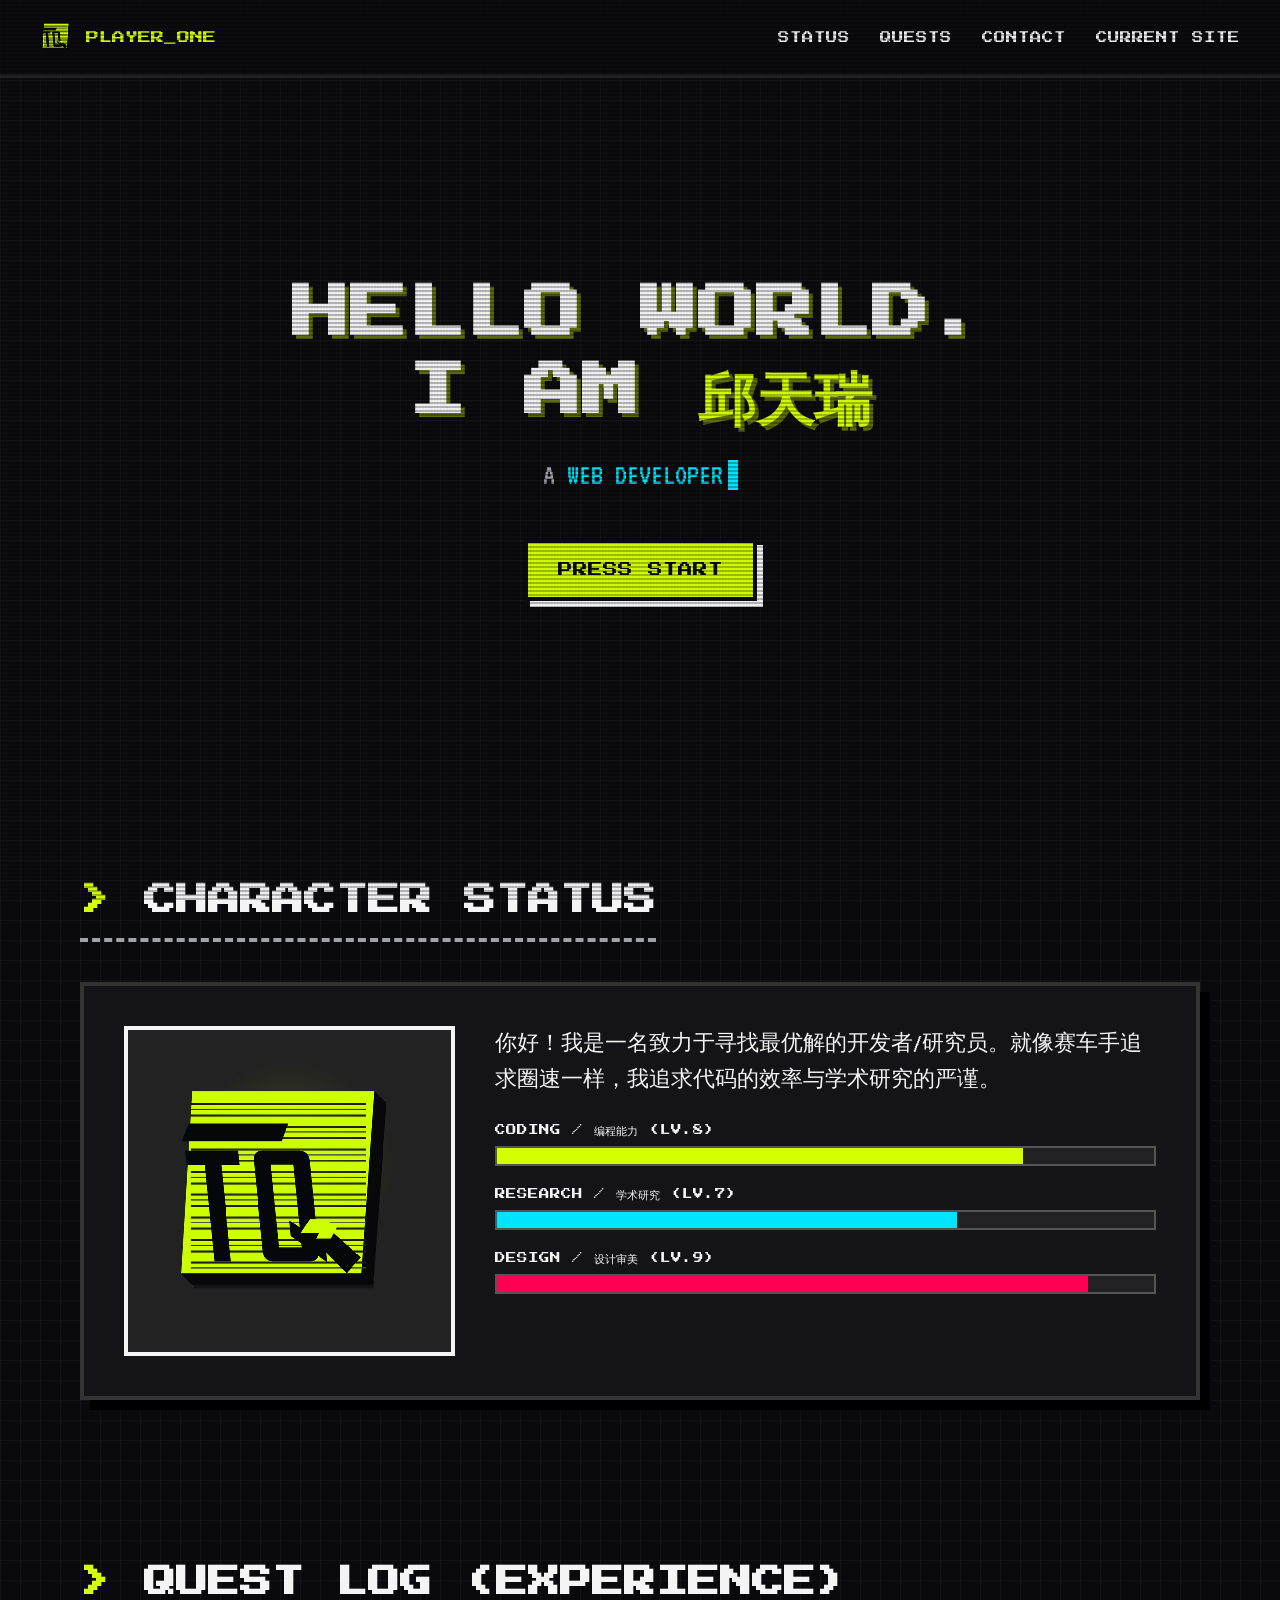
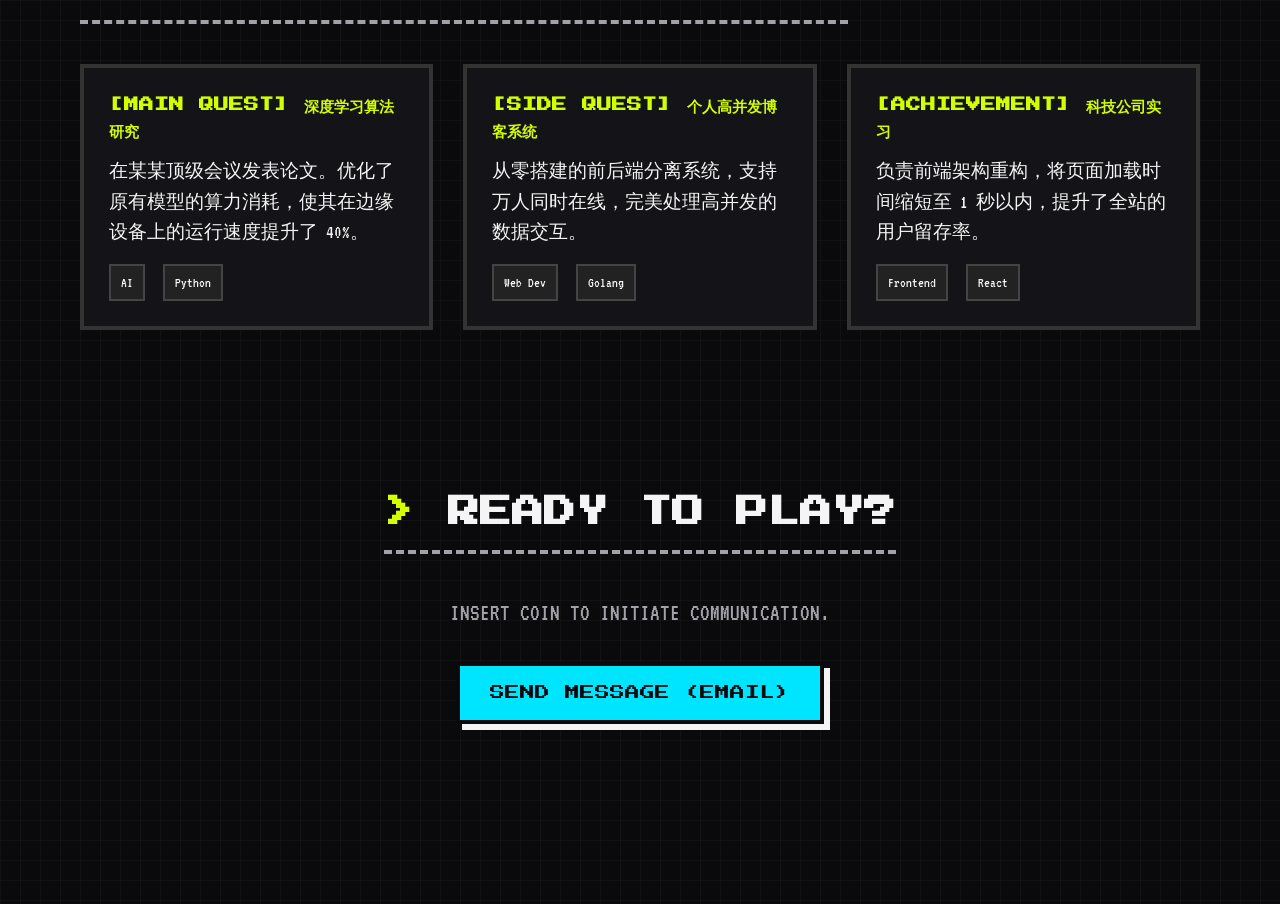
<file: gemini.html>
﻿<!DOCTYPE html>
<html lang="zh-CN">
<head>
    <meta charset="UTF-8">
    <meta name="viewport" content="width=device-width, initial-scale=1.0">
    <title>邱天瑞 | PLAYER 1</title>
    <meta name="description" content="邱天瑞的暗黑像素风个人学术与求职主页预览。">
    <link rel="icon" href="assets/favicon.ico?v=20260427-logo2">
    <link rel="icon" type="image/png" sizes="32x32" href="assets/favicon-32.png?v=20260427-logo2">
    <link rel="apple-touch-icon" sizes="180x180" href="assets/apple-touch-icon.png?v=20260427-logo2">
    <link href="https://fonts.googleapis.com/css2?family=Press+Start+2P&family=VT323&display=swap" rel="stylesheet">
    <style>
        :root {
            --bg-dark: #0a0a0c;
            --bg-panel: #141418;
            --neon-yellow: #d4ff00;
            --neon-blue: #00e5ff;
            --text-main: #f4f4f5;
            --text-muted: #a1a1aa;
            --font-pixel: "Press Start 2P", cursive;
            --font-mono: "VT323", "Microsoft YaHei UI", "PingFang SC", monospace, sans-serif;
        }

        * {
            box-sizing: border-box;
            margin: 0;
            padding: 0;
        }

        html {
            scroll-behavior: smooth;
        }

        body {
            overflow-x: hidden;
            background-color: var(--bg-dark);
            background-image:
                linear-gradient(rgba(255, 255, 255, 0.03) 1px, transparent 1px),
                linear-gradient(90deg, rgba(255, 255, 255, 0.03) 1px, transparent 1px);
            background-size: 20px 20px;
            color: var(--text-main);
            font-family: var(--font-mono);
            font-size: 1.2rem;
            line-height: 1.6;
        }

        .scanlines {
            position: fixed;
            inset: 0;
            z-index: 9999;
            pointer-events: none;
            background:
                linear-gradient(rgba(18, 16, 16, 0) 50%, rgba(0, 0, 0, 0.25) 50%),
                linear-gradient(90deg, rgba(255, 0, 0, 0.06), rgba(0, 255, 0, 0.02), rgba(0, 0, 255, 0.06));
            background-size: 100% 4px, 3px 100%;
        }

        h1,
        h2,
        h3,
        .pixel-text {
            font-family: var(--font-pixel);
            text-transform: uppercase;
        }

        nav {
            position: sticky;
            top: 0;
            z-index: 100;
            display: flex;
            align-items: center;
            justify-content: space-between;
            gap: 24px;
            border-bottom: 4px solid #222;
            background: rgba(10, 10, 12, 0.92);
            padding: 20px 40px;
            backdrop-filter: blur(12px);
        }

        .logo {
            display: inline-flex;
            align-items: center;
            gap: 12px;
            color: var(--neon-yellow);
            font-family: var(--font-pixel);
            font-size: 0.82rem;
            text-decoration: none;
        }

        .logo img {
            width: 34px;
            height: 34px;
            image-rendering: pixelated;
        }

        .nav-links {
            display: flex;
            flex-wrap: wrap;
            gap: 30px;
        }

        .nav-links a {
            color: var(--text-main);
            font-family: var(--font-pixel);
            font-size: 0.72rem;
            text-decoration: none;
            transition: color 0.3s;
        }

        .nav-links a:hover {
            color: var(--neon-yellow);
        }

        .hero {
            display: flex;
            min-height: 80vh;
            flex-direction: column;
            align-items: center;
            justify-content: center;
            padding: 0 20px;
            text-align: center;
        }

        .hero h1 {
            margin-bottom: 20px;
            font-size: clamp(2rem, 6vw, 3.6rem);
            line-height: 1.35;
            text-shadow: 4px 4px 0 rgba(212, 255, 0, 0.4);
        }

        .hero p {
            max-width: 800px;
            margin-bottom: 40px;
            color: var(--text-muted);
            font-size: clamp(1.5rem, 3vw, 1.9rem);
        }

        .typewriter-text {
            border-right: 10px solid var(--neon-blue);
            color: var(--neon-blue);
            padding-right: 5px;
            animation: blink 0.8s infinite;
        }

        @keyframes blink {
            0%,
            100% {
                border-color: transparent;
            }
            50% {
                border-color: var(--neon-blue);
            }
        }

        .btn {
            display: inline-block;
            border: 4px solid var(--bg-dark);
            background: var(--neon-yellow);
            box-shadow: 6px 6px 0 var(--text-main);
            color: var(--bg-dark);
            cursor: pointer;
            font-family: var(--font-pixel);
            font-size: 0.92rem;
            padding: 15px 30px;
            text-decoration: none;
            transition: all 0.1s;
        }

        .btn:hover {
            box-shadow: 4px 4px 0 var(--text-main);
            transform: translate(2px, 2px);
        }

        .btn:active {
            box-shadow: 0 0 0 var(--text-main);
            transform: translate(6px, 6px);
        }

        section {
            max-width: 1200px;
            margin: 0 auto;
            padding: 80px 40px;
        }

        .section-title {
            display: inline-block;
            margin-bottom: 40px;
            border-bottom: 4px dashed var(--text-muted);
            padding-bottom: 15px;
            font-size: clamp(1.35rem, 3vw, 2rem);
            line-height: 1.4;
        }

        .section-title::before {
            content: "> ";
            color: var(--neon-yellow);
        }

        .status-grid {
            display: grid;
            grid-template-columns: 1fr 2fr;
            gap: 40px;
            border: 4px solid #333;
            background: var(--bg-panel);
            box-shadow: 10px 10px 0 #000;
            padding: 40px;
        }

        .avatar-box {
            display: grid;
            place-items: center;
            border: 4px solid var(--text-main);
            aspect-ratio: 1;
            background:
                radial-gradient(circle at 50% 42%, rgba(212, 255, 0, 0.18), transparent 42%),
                #222;
            overflow: hidden;
        }

        .avatar-box img {
            width: 78%;
            image-rendering: pixelated;
        }

        .stats-info p {
            margin-bottom: 25px;
            font-size: 1.4rem;
        }

        .stats-bar {
            margin-bottom: 20px;
        }

        .stats-bar label {
            display: block;
            margin-bottom: 8px;
            font-family: var(--font-pixel);
            font-size: 0.66rem;
            line-height: 1.5;
        }

        .bar-bg {
            width: 100%;
            height: 20px;
            border: 2px solid #555;
            background: #222;
        }

        .bar-fill {
            height: 100%;
            background: var(--neon-yellow);
        }

        .quest-grid {
            display: grid;
            grid-template-columns: repeat(auto-fit, minmax(300px, 1fr));
            gap: 30px;
        }

        .quest-card {
            border: 4px solid #333;
            background: var(--bg-panel);
            padding: 25px;
            transition: all 0.2s;
        }

        .quest-card:hover {
            border-color: var(--neon-yellow);
            box-shadow: 8px 8px 0 rgba(212, 255, 0, 0.3);
            transform: translateY(-5px);
        }

        .quest-card h3 {
            margin-bottom: 15px;
            color: var(--neon-yellow);
            font-size: 0.92rem;
            line-height: 1.65;
        }

        .tag {
            display: inline-block;
            margin-top: 15px;
            margin-right: 10px;
            border: 2px solid #444;
            background: #222;
            padding: 5px 10px;
            font-size: 0.9rem;
        }

        .contact-section {
            margin-bottom: 100px;
            text-align: center;
        }

        .contact-section p {
            margin-bottom: 30px;
            color: var(--text-muted);
            font-size: 1.5rem;
        }

        @media (max-width: 768px) {
            nav {
                align-items: flex-start;
                flex-direction: column;
                padding: 18px 22px;
            }

            .nav-links {
                gap: 16px;
            }

            .nav-links a {
                font-size: 0.62rem;
            }

            .hero {
                min-height: 72vh;
                align-items: flex-start;
                text-align: left;
            }

            .status-grid {
                grid-template-columns: 1fr;
                padding: 24px;
            }

            section {
                padding: 58px 22px;
            }
        }

        @media (prefers-reduced-motion: reduce) {
            *,
            *::before,
            *::after {
                animation-duration: 1ms !important;
                animation-iteration-count: 1 !important;
                scroll-behavior: auto !important;
                transition-duration: 1ms !important;
            }
        }
    </style>
</head>
<body>
    <div class="scanlines"></div>

    <nav>
        <a href="index.html" class="logo">
            <img src="assets/logo-tq-64.png?v=20260427-logo2" alt="">
            PLAYER_ONE
        </a>
        <div class="nav-links">
            <a href="#about">STATUS</a>
            <a href="#quests">QUESTS</a>
            <a href="#contact">CONTACT</a>
            <a href="index.html">CURRENT SITE</a>
        </div>
    </nav>

    <header class="hero">
        <h1>HELLO WORLD.<br>I AM <span style="color: var(--neon-yellow);">邱天瑞</span></h1>
        <p>A <span class="typewriter-text" id="typewriter"></span></p>
        <a href="#about" class="btn">PRESS START</a>
    </header>

    <section id="about">
        <h2 class="section-title">CHARACTER STATUS</h2>
        <div class="status-grid">
            <div class="avatar-box">
                <img src="assets/logo-tq-512.png?v=20260427-logo2" alt="TQ logo avatar">
            </div>
            <div class="stats-info">
                <p>
                    你好！我是一名致力于寻找最优解的开发者/研究员。就像赛车手追求圈速一样，我追求代码的效率与学术研究的严谨。
                </p>

                <div class="stats-bar">
                    <label>CODING / 编程能力 (LV.8)</label>
                    <div class="bar-bg"><div class="bar-fill" style="width: 80%;"></div></div>
                </div>
                <div class="stats-bar">
                    <label>RESEARCH / 学术研究 (LV.7)</label>
                    <div class="bar-bg"><div class="bar-fill" style="width: 70%; background: var(--neon-blue);"></div></div>
                </div>
                <div class="stats-bar">
                    <label>DESIGN / 设计审美 (LV.9)</label>
                    <div class="bar-bg"><div class="bar-fill" style="width: 90%; background: #ff0055;"></div></div>
                </div>
            </div>
        </div>
    </section>

    <section id="quests">
        <h2 class="section-title">QUEST LOG (EXPERIENCE)</h2>
        <div class="quest-grid">
            <article class="quest-card">
                <h3>[MAIN QUEST] 深度学习算法研究</h3>
                <p>在某某顶级会议发表论文。优化了原有模型的算力消耗，使其在边缘设备上的运行速度提升了 40%。</p>
                <span class="tag">AI</span>
                <span class="tag">Python</span>
            </article>

            <article class="quest-card">
                <h3>[SIDE QUEST] 个人高并发博客系统</h3>
                <p>从零搭建的前后端分离系统，支持万人同时在线，完美处理高并发的数据交互。</p>
                <span class="tag">Web Dev</span>
                <span class="tag">Golang</span>
            </article>

            <article class="quest-card">
                <h3>[ACHIEVEMENT] 科技公司实习</h3>
                <p>负责前端架构重构，将页面加载时间缩短至 1 秒以内，提升了全站的用户留存率。</p>
                <span class="tag">Frontend</span>
                <span class="tag">React</span>
            </article>
        </div>
    </section>

    <section id="contact" class="contact-section">
        <h2 class="section-title">READY TO PLAY?</h2>
        <p>INSERT COIN TO INITIATE COMMUNICATION.</p>
        <a href="mailto:q1tr@outlook.com" class="btn" style="background: var(--neon-blue);">SEND MESSAGE (EMAIL)</a>
    </section>

    <script>
        const texts = [
            "WEB DEVELOPER",
            "ACADEMIC RESEARCHER",
            "TECH ENTHUSIAST",
            "PIXEL ART LOVER"
        ];
        let count = 0;
        let index = 0;
        const typewriterElement = document.getElementById("typewriter");

        function type() {
            if (count === texts.length) {
                count = 0;
            }

            const currentText = texts[count];
            const letter = currentText.slice(0, ++index);
            typewriterElement.textContent = letter;

            if (letter.length === currentText.length) {
                setTimeout(() => {
                    index = 0;
                    count++;
                    type();
                }, 2000);
            } else {
                setTimeout(type, 100);
            }
        }

        type();
    </script>
</body>
</html>
</file>
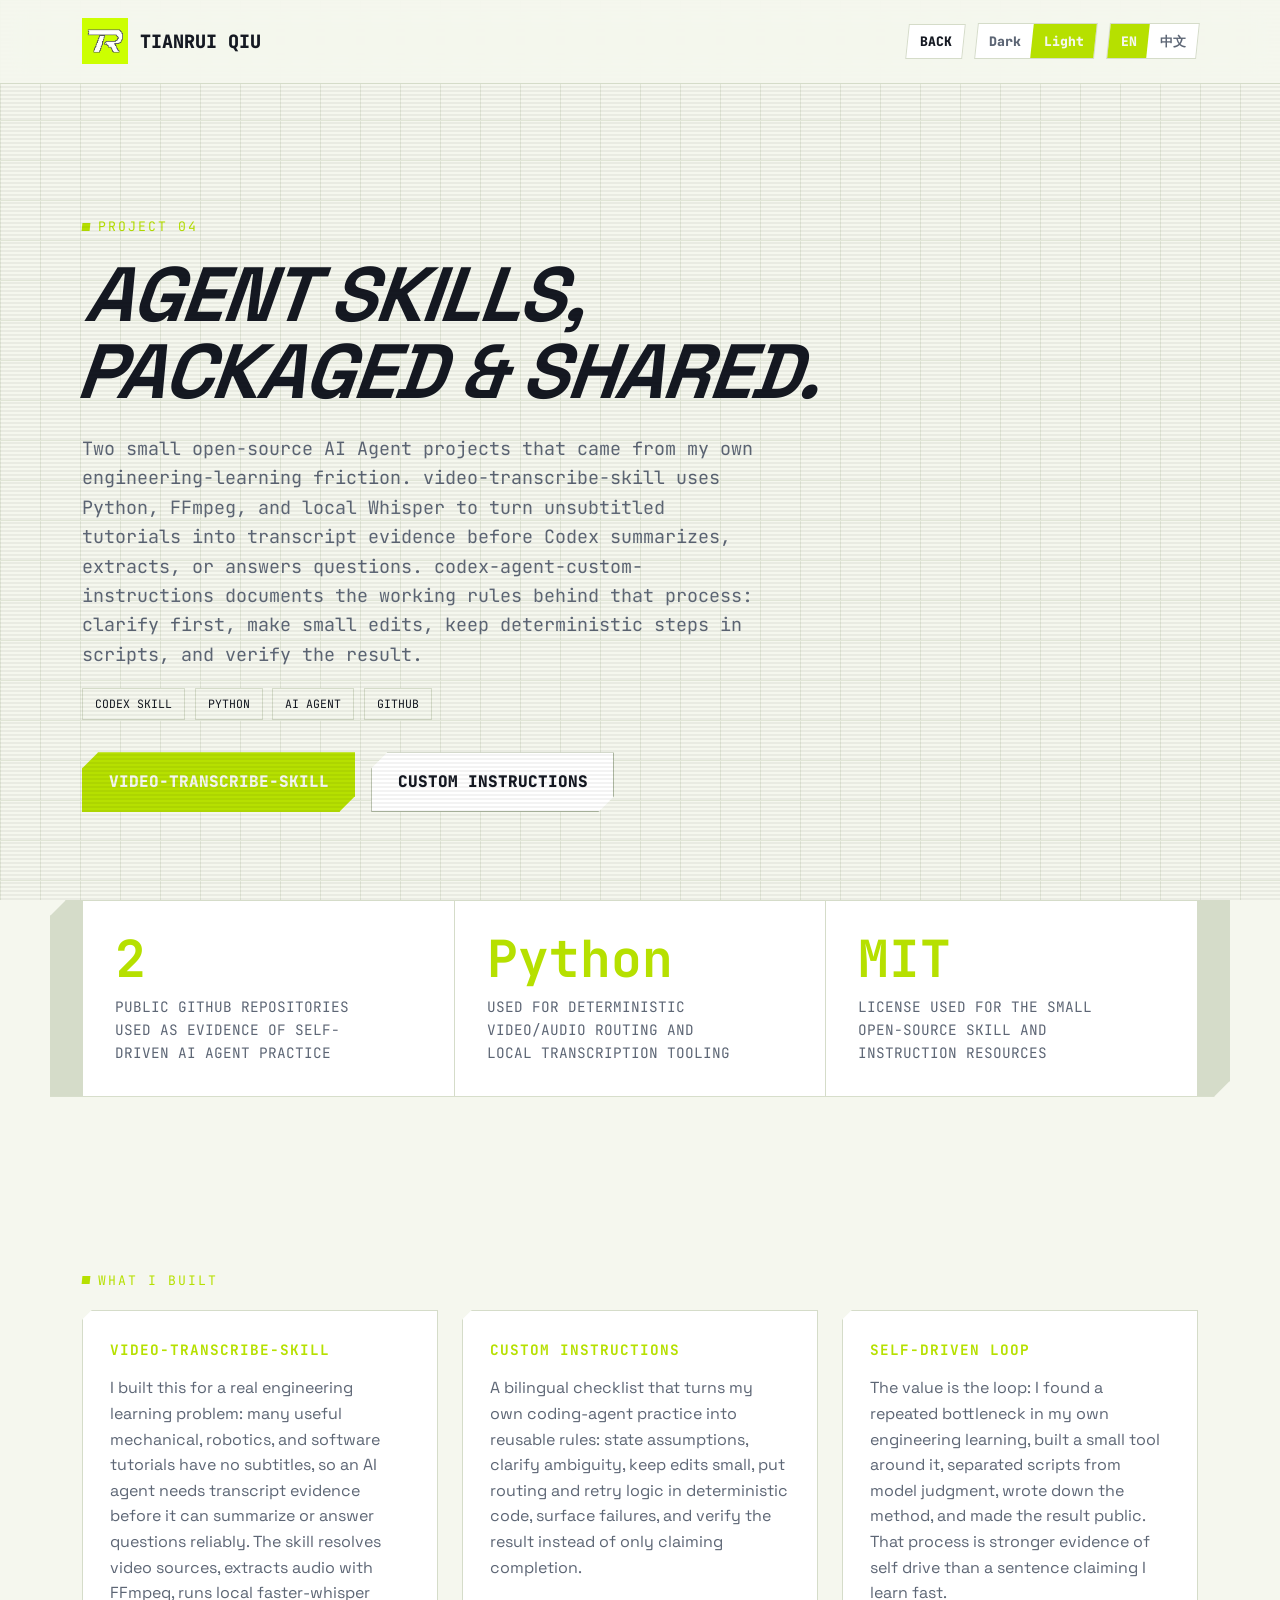
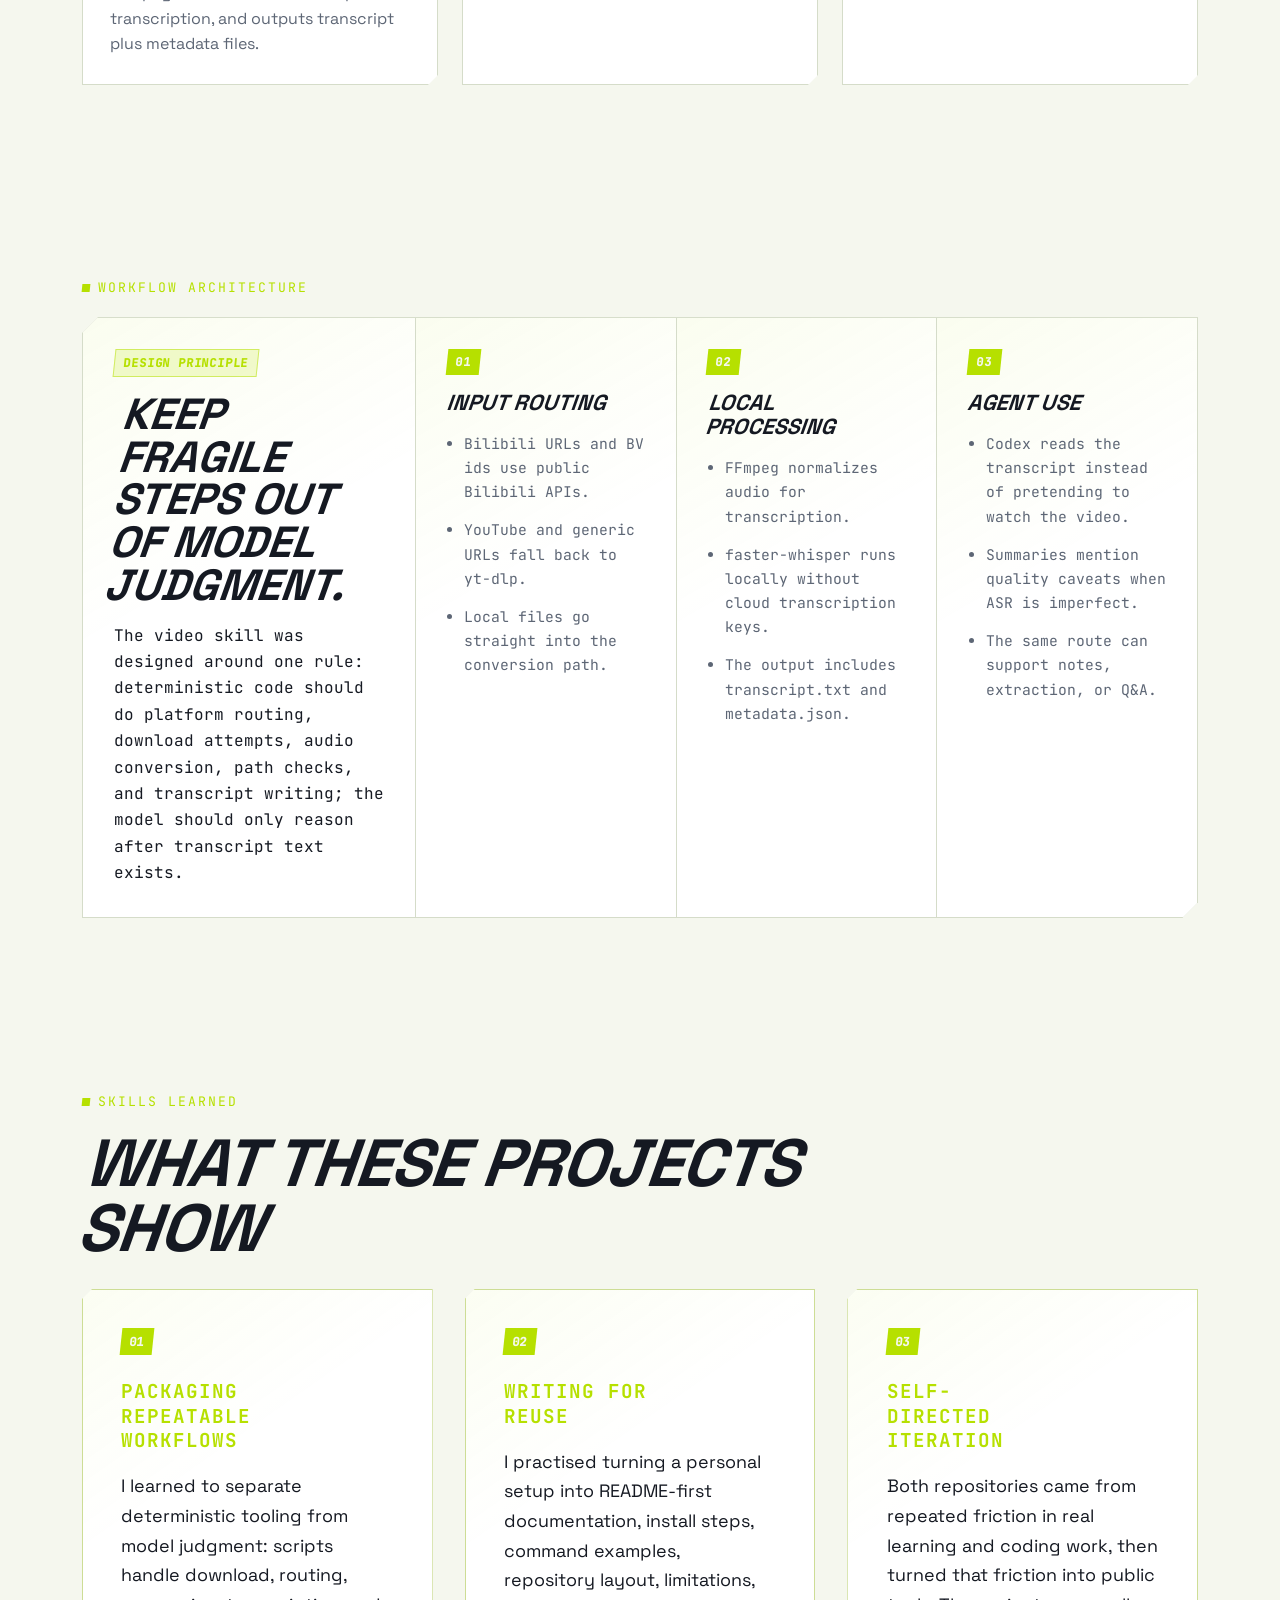
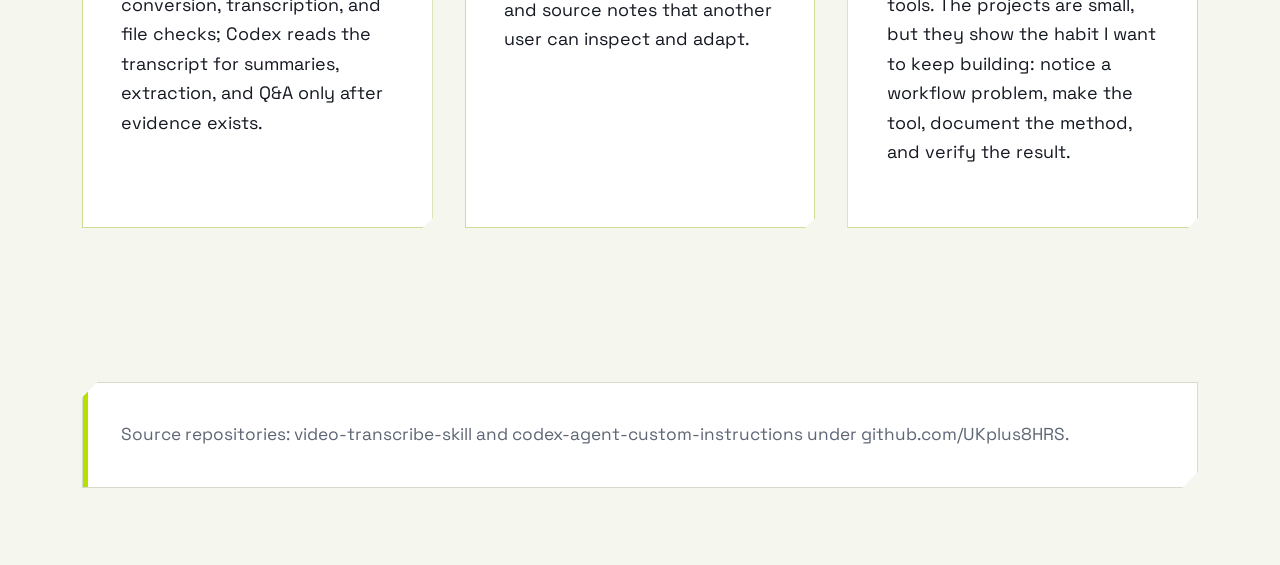
<file: projects/ai-agent-skills.html>
<html lang="en">
<head>
    <meta charset="UTF-8">
    <meta name="viewport" content="width=device-width, initial-scale=1.0">
    <title>Open-Source Codex Skills Projects // Tianrui Qiu</title>
    <meta name="description" content="AI Agent and Codex skills projects by Tianrui Qiu, covering an offline-first video transcription skill and a bilingual coding-agent custom instructions checklist.">
    <script>
        (function () {
            const params = new URLSearchParams(window.location.search);
            const saved = localStorage.getItem('portfolio_theme');
            const theme = ['dark', 'light'].includes(params.get('theme')) ? params.get('theme') : (['dark', 'light'].includes(saved) ? saved : 'dark');
            document.documentElement.setAttribute('data-theme', theme);
        }());
    </script>
    <link rel="icon" href="../assets/favicon.ico?v=5">
    <link rel="preconnect" href="https://fonts.googleapis.com">
    <link rel="preconnect" href="https://fonts.gstatic.com" crossorigin>
    <link href="https://fonts.googleapis.com/css2?family=JetBrains+Mono:wght@400;700;800&family=Space+Grotesk:wght@400;600;700;800&display=swap" rel="stylesheet">
    <link rel="stylesheet" href="project-detail.css?v=20260628-agent-skills-1">
</head>
<body data-title-en="Open-Source Codex Skills Projects // Tianrui Qiu" data-title-zh="Codex Skills 开源项目 // 邱天瑞">
    <div class="bg-grid"></div>
    <div class="scanlines"></div>
    <nav>
        <div class="container nav-inner">
            <a href="../index.html" class="logo">
                <div class="logo-box">
                    <img class="logo-img-dark" src="../assets/logo-tr-dark-64.png?v=5" alt="" aria-hidden="true">
                    <img class="logo-img-light" src="../assets/logo-tr-light-64.png?v=5" alt="" aria-hidden="true">
                </div>
                <span data-en="Tianrui Qiu" data-zh="邱天瑞">Tianrui Qiu</span>
            </a>
            <div class="nav-actions">
                <a class="nav-link" href="../index.html#projects"><span data-en="Back" data-zh="返回">Back</span></a>
                <div class="toggle-group">
                    <button class="toggle-btn" data-target-theme="dark" type="button"><span data-en="Dark" data-zh="深色">Dark</span></button>
                    <button class="toggle-btn" data-target-theme="light" type="button"><span data-en="Light" data-zh="浅色">Light</span></button>
                </div>
                <div class="toggle-group">
                    <button class="toggle-btn" data-target-lang="en" type="button"><span>EN</span></button>
                    <button class="toggle-btn" data-target-lang="zh" type="button"><span>中文</span></button>
                </div>
            </div>
        </div>
    </nav>

    <main>
        <section class="portfolio-hero">
            <div class="container">
                <div class="portfolio-hero-copy" data-reveal>
                    <div class="section-tag">Project 04</div>
                    <h1 class="hero-title" data-en="Agent Skills,<br>Packaged & Shared." data-zh="Agent Skills，<br>整理并开源。">Agent Skills,<br>Packaged & Shared.</h1>
                    <p class="hero-copy" data-en="Two small open-source AI Agent projects that came from my own engineering-learning friction. video-transcribe-skill uses Python, FFmpeg, and local Whisper to turn unsubtitled tutorials into transcript evidence before Codex summarizes, extracts, or answers questions. codex-agent-custom-instructions documents the working rules behind that process: clarify first, make small edits, keep deterministic steps in scripts, and verify the result." data-zh="两个来自真实工程学习阻力的小型开源 AI Agent 项目。video-transcribe-skill 用 Python、FFmpeg 和本地 Whisper 把无字幕教程变成 transcript 证据，再让 Codex 做摘要、提取和问答。codex-agent-custom-instructions 则沉淀这套工作规则：先澄清、少改动、确定性步骤交给脚本、结果要能验证。">Two small open-source AI Agent projects that came from my own engineering-learning friction. video-transcribe-skill uses Python, FFmpeg, and local Whisper to turn unsubtitled tutorials into transcript evidence before Codex summarizes, extracts, or answers questions. codex-agent-custom-instructions documents the working rules behind that process: clarify first, make small edits, keep deterministic steps in scripts, and verify the result.</p>
                    <div class="tags">
                        <span class="tag">Codex Skill</span>
                        <span class="tag">Python</span>
                        <span class="tag">AI Agent</span>
                        <span class="tag">GitHub</span>
                    </div>
                    <div class="cta-row">
                        <a class="btn" href="https://github.com/UKplus8HRS/video-transcribe-skill" target="_blank" rel="noopener noreferrer" data-en="video-transcribe-skill" data-zh="video-transcribe-skill">video-transcribe-skill</a>
                        <a class="btn btn-secondary" href="https://github.com/UKplus8HRS/codex-agent-custom-instructions" target="_blank" rel="noopener noreferrer" data-en="custom instructions" data-zh="custom instructions">custom instructions</a>
                    </div>
                </div>
            </div>
        </section>

        <section class="portfolio-overview">
            <div class="container overview-grid">
                <article class="overview-stat" data-reveal>
                    <strong>2</strong>
                    <span data-en="public GitHub repositories used as evidence of self-driven AI Agent practice" data-zh="个用来证明自驱 AI Agent 实践的公开 GitHub 仓库">public GitHub repositories used as evidence of self-driven AI Agent practice</span>
                </article>
                <article class="overview-stat" data-reveal>
                    <strong>Python</strong>
                    <span data-en="used for deterministic video/audio routing and local transcription tooling" data-zh="用于确定性的视频/音频处理与本地转写工具">used for deterministic video/audio routing and local transcription tooling</span>
                </article>
                <article class="overview-stat" data-reveal>
                    <strong>MIT</strong>
                    <span data-en="license used for the small open-source skill and instruction resources" data-zh="用于这两个小型开源 skill / 指令资源的许可证">license used for the small open-source skill and instruction resources</span>
                </article>
            </div>
        </section>

        <section class="project-deep-section">
            <div class="container">
                <div class="section-tag" data-en="What I built" data-zh="我做了什么">What I built</div>
                <div class="detail-grid">
                    <article class="detail-card" data-reveal>
                        <h2>video-transcribe-skill</h2>
                        <p data-en="I built this for a real engineering learning problem: many useful mechanical, robotics, and software tutorials have no subtitles, so an AI agent needs transcript evidence before it can summarize or answer questions reliably. The skill resolves video sources, extracts audio with FFmpeg, runs local faster-whisper transcription, and outputs transcript plus metadata files." data-zh="我做这个项目是为了解决一个真实工程学习问题：很多机械、机器人和软件教程没有字幕，AI agent 想可靠摘要或问答，必须先有 transcript 证据。这个 skill 会解析视频来源，用 FFmpeg 抽取音频，调用本地 faster-whisper 转写，并输出 transcript 和 metadata 文件。">I built this for a real engineering learning problem: many useful mechanical, robotics, and software tutorials have no subtitles, so an AI agent needs transcript evidence before it can summarize or answer questions reliably. The skill resolves video sources, extracts audio with FFmpeg, runs local faster-whisper transcription, and outputs transcript plus metadata files.</p>
                    </article>
                    <article class="detail-card" data-reveal>
                        <h2>custom instructions</h2>
                        <p data-en="A bilingual checklist that turns my own coding-agent practice into reusable rules: state assumptions, clarify ambiguity, keep edits small, put routing and retry logic in deterministic code, surface failures, and verify the result instead of only claiming completion." data-zh="一份把我自己的 coding-agent 使用经验整理成可复用规则的中英文清单：先说假设，有歧义就澄清，保持小改动，把路由和重试逻辑交给确定性代码，失败要说出来，并且用验证结果支撑“完成”。">A bilingual checklist that turns my own coding-agent practice into reusable rules: state assumptions, clarify ambiguity, keep edits small, put routing and retry logic in deterministic code, surface failures, and verify the result instead of only claiming completion.</p>
                    </article>
                    <article class="detail-card" data-reveal>
                        <h2 data-en="Self-driven loop" data-zh="自驱闭环">Self-driven loop</h2>
                        <p data-en="The value is the loop: I found a repeated bottleneck in my own engineering learning, built a small tool around it, separated scripts from model judgment, wrote down the method, and made the result public. That process is stronger evidence of self drive than a sentence claiming I learn fast." data-zh="价值在这个闭环：我发现自己工程学习里反复出现的阻塞点，围绕它做工具，把脚本和模型判断分开，写清楚方法，最后公开出来。这个过程比一句“学习能力强”更能证明自驱力。">The value is the loop: I found a repeated bottleneck in my own engineering learning, built a small tool around it, separated scripts from model judgment, wrote down the method, and made the result public. That process is stronger evidence of self drive than a sentence claiming I learn fast.</p>
                    </article>
                </div>
            </div>
        </section>

        <section class="project-deep-section">
            <div class="container">
                <div class="section-tag" data-en="Workflow architecture" data-zh="工作流结构">Workflow architecture</div>
                <div class="readout-grid">
                    <article class="readout-card readout-card-large" data-reveal>
                        <div class="readout-kicker" data-en="Design principle" data-zh="设计原则">Design principle</div>
                        <h2 data-en="Keep fragile steps out of model judgment." data-zh="把易出错步骤交给确定性工具。">Keep fragile steps out of model judgment.</h2>
                        <p data-en="The video skill was designed around one rule: deterministic code should do platform routing, download attempts, audio conversion, path checks, and transcript writing; the model should only reason after transcript text exists." data-zh="video skill 的核心原则是：平台路由、下载尝试、音频转换、路径检查和 transcript 写入交给确定性代码；模型只在 transcript 已经存在之后做阅读、摘要和提取。">The video skill was designed around one rule: deterministic code should do platform routing, download attempts, audio conversion, path checks, and transcript writing; the model should only reason after transcript text exists.</p>
                    </article>
                    <article class="readout-card" data-reveal>
                        <div class="readout-index">01</div>
                        <h2 data-en="Input routing" data-zh="输入路由">Input routing</h2>
                        <ul>
                            <li data-en="Bilibili URLs and BV ids use public Bilibili APIs." data-zh="B 站链接和 BV 号使用公开 Bilibili API。">Bilibili URLs and BV ids use public Bilibili APIs.</li>
                            <li data-en="YouTube and generic URLs fall back to yt-dlp." data-zh="YouTube 和通用链接使用 yt-dlp fallback。">YouTube and generic URLs fall back to yt-dlp.</li>
                            <li data-en="Local files go straight into the conversion path." data-zh="本地文件直接进入转码路径。">Local files go straight into the conversion path.</li>
                        </ul>
                    </article>
                    <article class="readout-card" data-reveal>
                        <div class="readout-index">02</div>
                        <h2 data-en="Local processing" data-zh="本地处理">Local processing</h2>
                        <ul>
                            <li data-en="FFmpeg normalizes audio for transcription." data-zh="FFmpeg 将音频标准化供转写使用。">FFmpeg normalizes audio for transcription.</li>
                            <li data-en="faster-whisper runs locally without cloud transcription keys." data-zh="faster-whisper 在本地运行，不依赖云端转写 key。">faster-whisper runs locally without cloud transcription keys.</li>
                            <li data-en="The output includes transcript.txt and metadata.json." data-zh="输出 transcript.txt 和 metadata.json。">The output includes transcript.txt and metadata.json.</li>
                        </ul>
                    </article>
                    <article class="readout-card" data-reveal>
                        <div class="readout-index">03</div>
                        <h2 data-en="Agent use" data-zh="Agent 使用">Agent use</h2>
                        <ul>
                            <li data-en="Codex reads the transcript instead of pretending to watch the video." data-zh="Codex 阅读 transcript，而不是假装看过视频。">Codex reads the transcript instead of pretending to watch the video.</li>
                            <li data-en="Summaries mention quality caveats when ASR is imperfect." data-zh="ASR 不完美时，摘要会说明质量限制。">Summaries mention quality caveats when ASR is imperfect.</li>
                            <li data-en="The same route can support notes, extraction, or Q&A." data-zh="同一路线可以支持笔记、提取和问答。">The same route can support notes, extraction, or Q&A.</li>
                        </ul>
                    </article>
                </div>
            </div>
        </section>

        <section id="learning">
            <div class="container">
                <div class="section-tag" data-en="Skills learned" data-zh="我学会的技能">Skills learned</div>
                <div class="project-insight-intro">
                    <h2 data-en="What these projects show" data-zh="这两个项目体现了什么">What these projects show</h2>
                </div>
                <div class="detail-grid project-insight-grid">
                    <article class="detail-card project-insight-card" data-reveal>
                        <div class="insight-index">01</div>
                        <h2 data-en="Packaging repeatable workflows" data-zh="封装可复用流程">Packaging repeatable workflows</h2>
                        <p data-en="I learned to separate deterministic tooling from model judgment: scripts handle download, routing, conversion, transcription, and file checks; Codex reads the transcript for summaries, extraction, and Q&A only after evidence exists." data-zh="我学会了把确定性工具和模型判断分开：脚本负责下载、路由、转码、转写和文件检查；Codex 只在证据存在之后阅读 transcript，并进行摘要、提取和问答。">I learned to separate deterministic tooling from model judgment: scripts handle download, routing, conversion, transcription, and file checks; Codex reads the transcript for summaries, extraction, and Q&A only after evidence exists.</p>
                    </article>
                    <article class="detail-card project-insight-card" data-reveal>
                        <div class="insight-index">02</div>
                        <h2 data-en="Writing for reuse" data-zh="为复用而写">Writing for reuse</h2>
                        <p data-en="I practised turning a personal setup into README-first documentation, install steps, command examples, repository layout, limitations, and source notes that another user can inspect and adapt." data-zh="我练习了把个人配置整理成 README 优先的文档、安装步骤、命令示例、仓库结构、限制说明和来源说明，让别人可以检查和复用。">I practised turning a personal setup into README-first documentation, install steps, command examples, repository layout, limitations, and source notes that another user can inspect and adapt.</p>
                    </article>
                    <article class="detail-card project-insight-card" data-reveal>
                        <div class="insight-index">03</div>
                        <h2 data-en="Self-directed iteration" data-zh="自驱迭代">Self-directed iteration</h2>
                        <p data-en="Both repositories came from repeated friction in real learning and coding work, then turned that friction into public tools. The projects are small, but they show the habit I want to keep building: notice a workflow problem, make the tool, document the method, and verify the result." data-zh="这两个仓库都来自真实学习和 coding 过程里反复出现的阻力，然后把这些阻力转化成公开工具。项目不大，但体现了我想继续保持的习惯：发现流程问题，做出工具，写清方法，再验证结果。">Both repositories came from repeated friction in real learning and coding work, then turned that friction into public tools. The projects are small, but they show the habit I want to keep building: notice a workflow problem, make the tool, document the method, and verify the result.</p>
                    </article>
                </div>
            </div>
        </section>

        <section>
            <div class="container">
                <div class="panel" data-reveal>
                    <p data-en="Source repositories: video-transcribe-skill and codex-agent-custom-instructions under github.com/UKplus8HRS." data-zh="来源仓库：github.com/UKplus8HRS 下的 video-transcribe-skill 和 codex-agent-custom-instructions。">Source repositories: video-transcribe-skill and codex-agent-custom-instructions under github.com/UKplus8HRS.</p>
                </div>
            </div>
        </section>
    </main>

    <script src="project-page.js?v=20260616"></script>
</body>
</html>
</file>
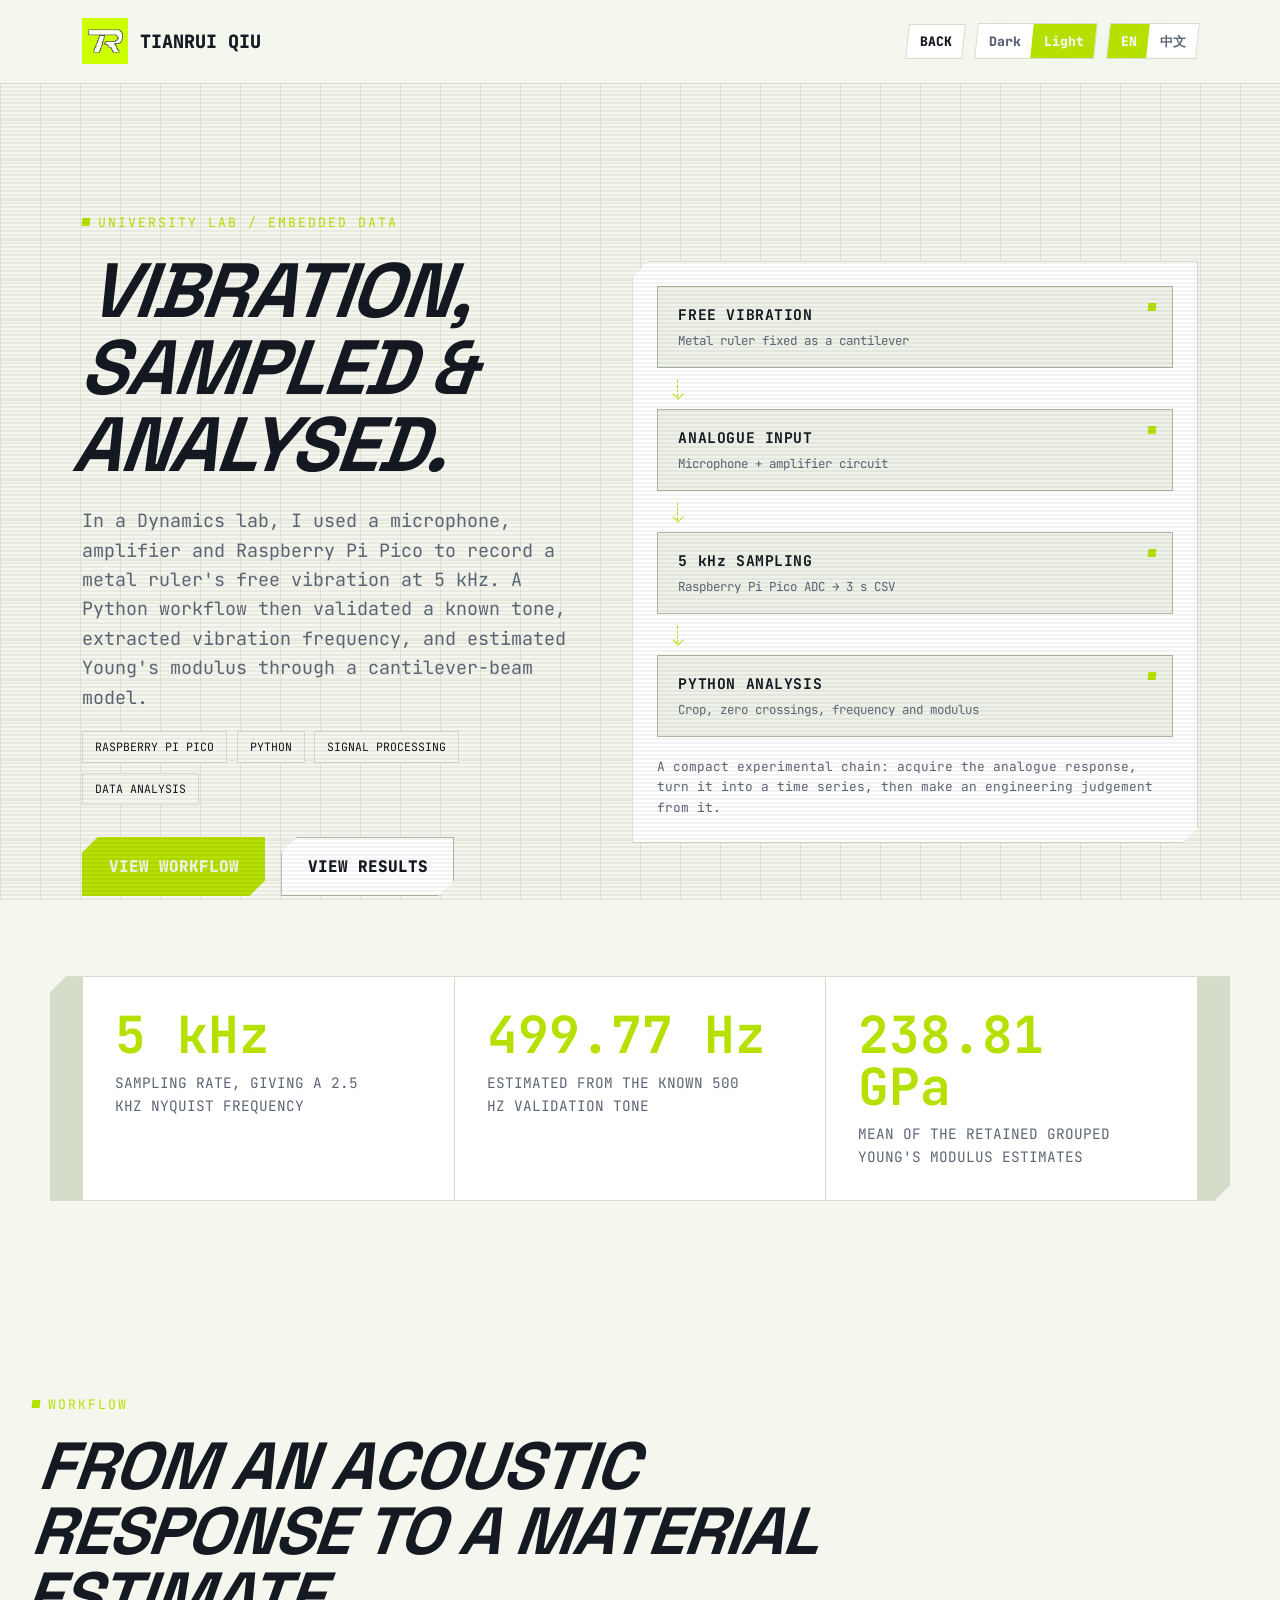
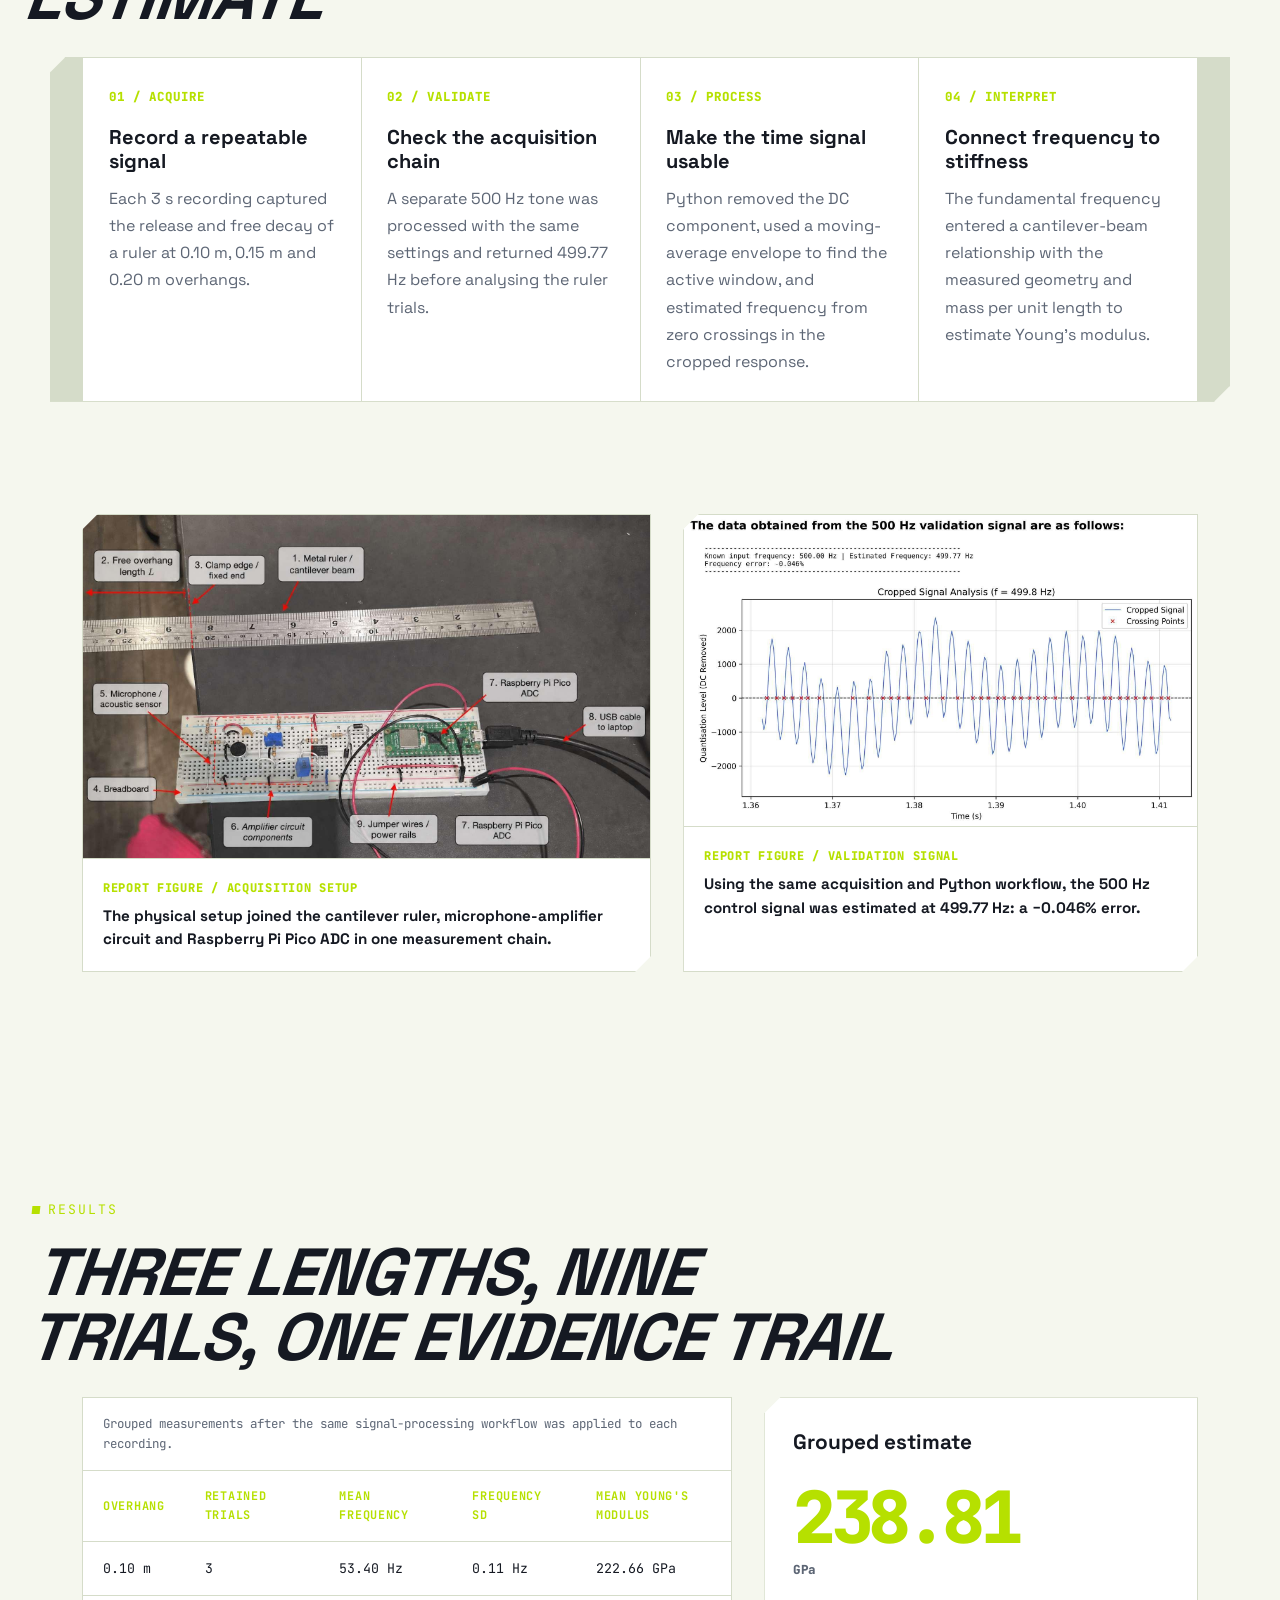
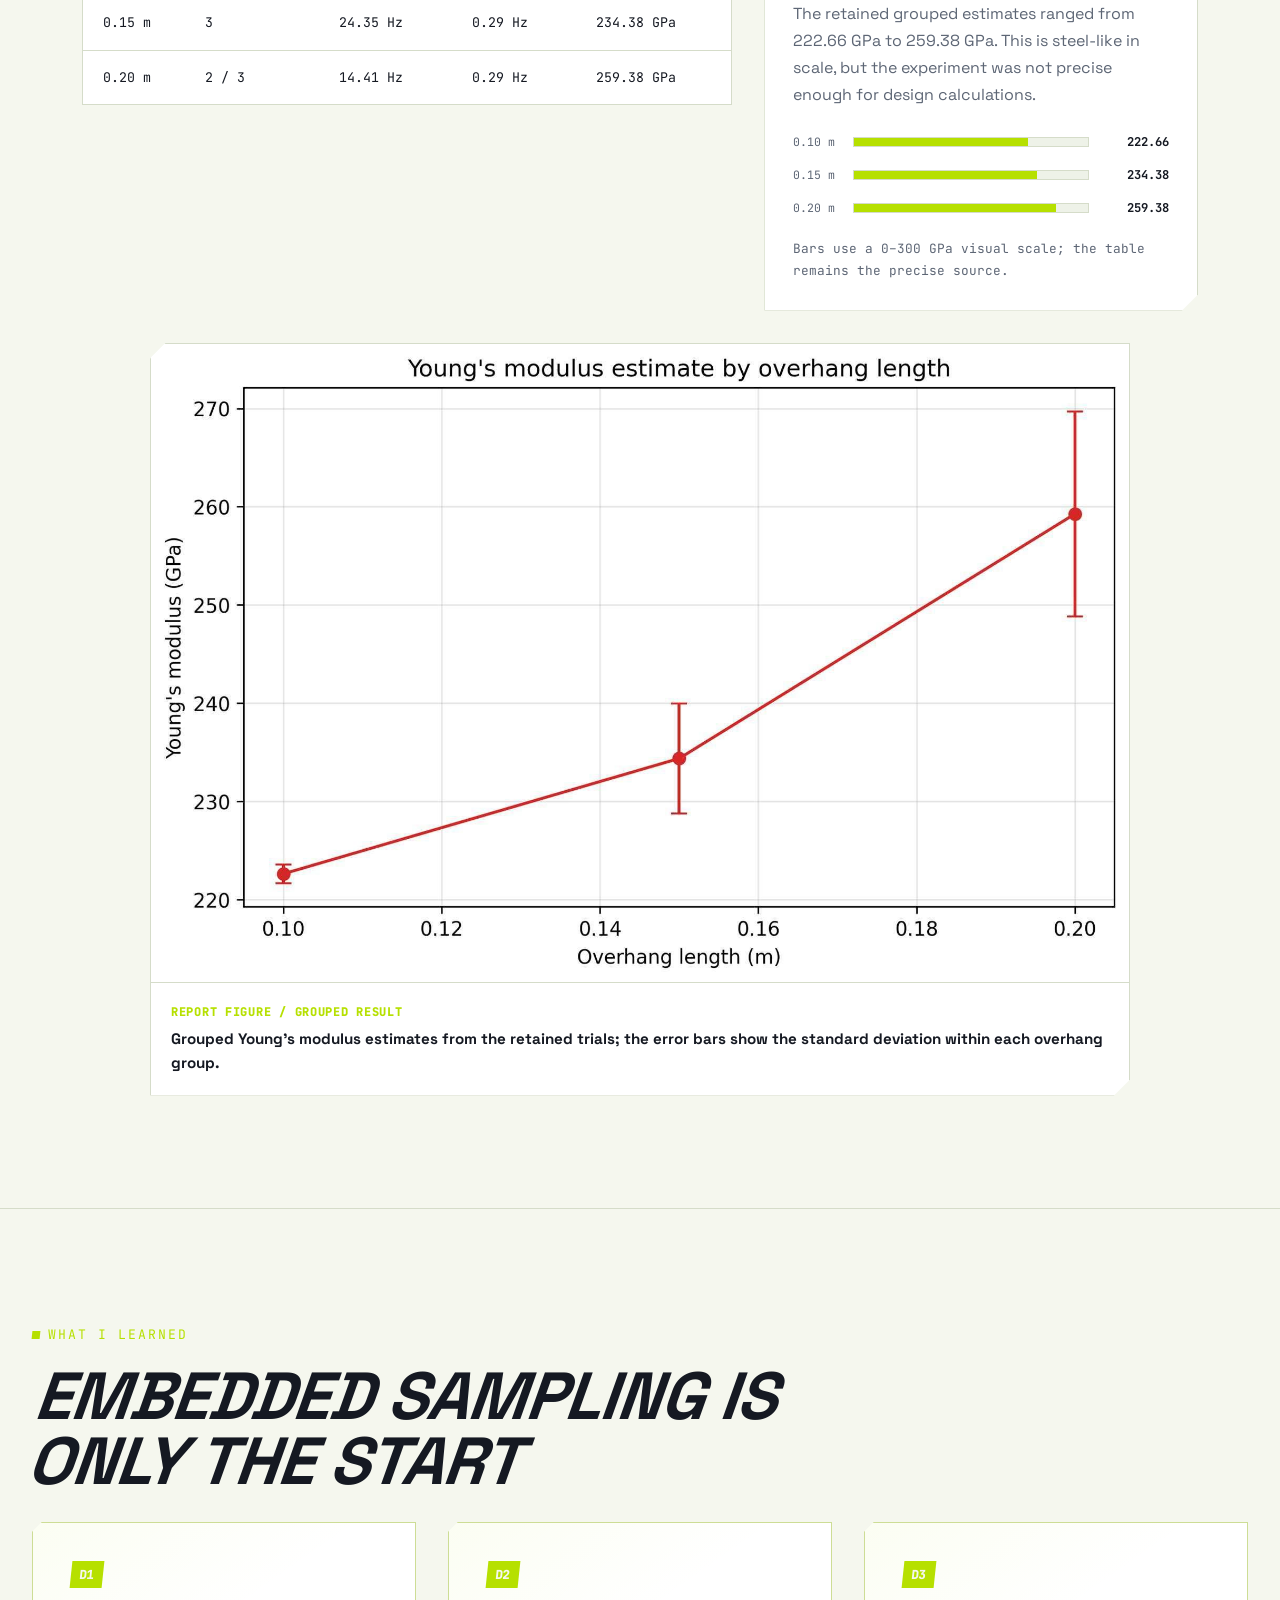
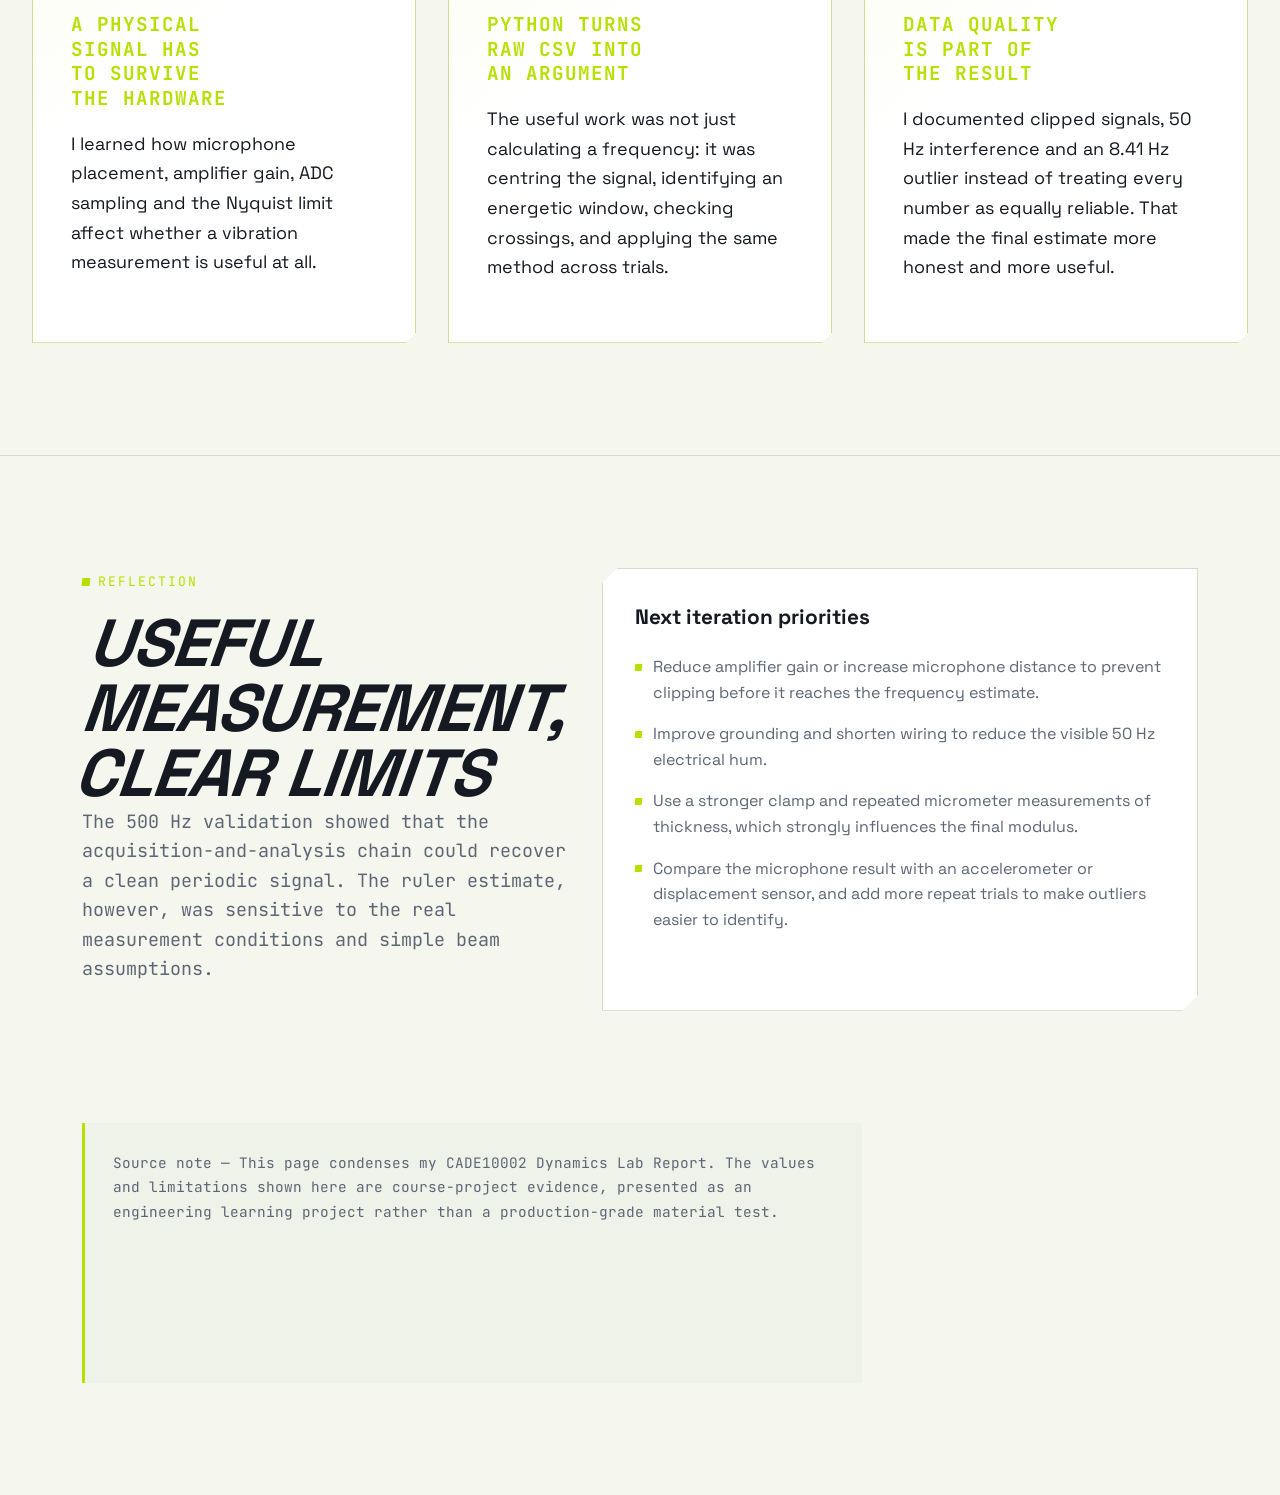
<file: projects/dynamics-lab.html>
<!DOCTYPE html>
<html lang="en">
<head>
    <meta charset="UTF-8">
    <meta name="viewport" content="width=device-width, initial-scale=1.0">
    <title>Dynamics Lab: Vibration, Sampling & Data Analysis // Tianrui Qiu</title>
    <meta name="description" content="University dynamics lab by Tianrui Qiu: Raspberry Pi Pico data acquisition, Python signal processing, and Young's modulus estimation from ruler vibration.">
    <script>
        (function () {
            const params = new URLSearchParams(window.location.search);
            const saved = localStorage.getItem('portfolio_theme');
            const theme = ['dark', 'light'].includes(params.get('theme')) ? params.get('theme') : (['dark', 'light'].includes(saved) ? saved : 'dark');
            document.documentElement.setAttribute('data-theme', theme);
        }());
    </script>
    <link rel="icon" href="../assets/favicon.ico?v=5">
    <link rel="preconnect" href="https://fonts.googleapis.com">
    <link rel="preconnect" href="https://fonts.gstatic.com" crossorigin>
    <link href="https://fonts.googleapis.com/css2?family=JetBrains+Mono:wght@400;700;800&family=Space+Grotesk:wght@400;600;700;800&display=swap" rel="stylesheet">
    <link rel="stylesheet" href="project-detail.css?v=20260903-dynamics-lab-1">
    <style>
        .dynamics-hero { overflow: hidden; }

        .dynamics-system-figure,
        .data-summary-panel,
        .improvement-panel {
            border: 1px solid var(--border);
            background: var(--bg-surface);
            clip-path: var(--clip-chamfer);
        }

        .dynamics-system-figure {
            min-height: 440px;
            padding: 1.5rem;
            display: flex;
            flex-direction: column;
            justify-content: center;
        }

        .signal-chain {
            display: grid;
            gap: 0.75rem;
        }

        .chain-node {
            position: relative;
            padding: 1rem 1.25rem;
            border: 1px solid var(--border-light);
            background: var(--bg-card);
            font-family: var(--font-mono);
        }

        .chain-node::before {
            content: '';
            position: absolute;
            top: 1rem;
            right: 1rem;
            width: 0.5rem;
            height: 0.5rem;
            background: var(--accent);
            transform: skewX(-6deg);
        }

        .chain-node strong,
        .chain-node span {
            display: block;
        }

        .chain-node strong {
            color: var(--text-main);
            font-size: 0.92rem;
            letter-spacing: 0.04em;
        }

        .chain-node span {
            margin-top: 0.25rem;
            color: var(--text-muted);
            font-size: 0.78rem;
        }

        .chain-arrow {
            height: 1.1rem;
            margin-left: 1.25rem;
            border-left: 1px dashed var(--accent);
            position: relative;
        }

        .chain-arrow::after {
            content: '';
            position: absolute;
            bottom: -1px;
            left: -0.27rem;
            width: 0.45rem;
            height: 0.45rem;
            border-right: 1px solid var(--accent);
            border-bottom: 1px solid var(--accent);
            transform: rotate(45deg);
        }

        .figure-note {
            margin-top: 1.25rem;
            color: var(--text-muted);
            font-family: var(--font-mono);
            font-size: 0.8rem;
            line-height: 1.6;
        }

        .method-section,
        .results-section,
        .skills-section,
        .improvements-section,
        .source-section {
            padding: 7rem 0;
        }

        .method-grid {
            display: grid;
            grid-template-columns: repeat(4, minmax(0, 1fr));
            gap: 1px;
            border: 1px solid var(--border);
            background: var(--border);
            clip-path: var(--clip-chamfer);
        }

        .method-step {
            min-height: 230px;
            padding: 1.6rem;
            background: var(--bg-surface);
        }

        .method-step span {
            color: var(--accent);
            font-family: var(--font-mono);
            font-size: 0.78rem;
            font-weight: 800;
            letter-spacing: 0.08em;
        }

        .method-step h3 {
            margin: 1rem 0 0.75rem;
            color: var(--text-main);
            font-size: 1.25rem;
            line-height: 1.2;
        }

        .method-step p,
        .data-summary-panel p,
        .improvement-panel p,
        .source-copy {
            color: var(--text-muted);
            line-height: 1.7;
        }

        .report-evidence-section {
            padding: 0 0 7rem;
        }

        .evidence-grid {
            display: grid;
            grid-template-columns: minmax(0, 1.05fr) minmax(0, 0.95fr);
            gap: 2rem;
        }

        .report-figure {
            margin: 0;
            overflow: hidden;
            border: 1px solid var(--border);
            background: var(--bg-surface);
            clip-path: var(--clip-chamfer);
        }

        .report-figure img {
            display: block;
            width: 100%;
            height: auto;
            background: #ffffff;
        }

        .report-figure figcaption {
            display: grid;
            gap: 0.35rem;
            padding: 1.25rem;
            border-top: 1px solid var(--border);
        }

        .report-figure figcaption span {
            color: var(--accent);
            font-family: var(--font-mono);
            font-size: 0.75rem;
            font-weight: 800;
            letter-spacing: 0.06em;
            text-transform: uppercase;
        }

        .report-figure figcaption strong {
            color: var(--text-main);
            font-size: 0.95rem;
            line-height: 1.55;
        }

        .results-layout {
            display: grid;
            grid-template-columns: minmax(0, 1.2fr) minmax(290px, 0.8fr);
            gap: 2rem;
            align-items: start;
        }

        .result-table-wrap {
            overflow-x: auto;
            border: 1px solid var(--border);
            background: var(--bg-surface);
        }

        .result-table {
            width: 100%;
            min-width: 620px;
            border-collapse: collapse;
            font-family: var(--font-mono);
            font-size: 0.83rem;
        }

        .result-table caption {
            padding: 1rem 1.25rem;
            text-align: left;
            color: var(--text-muted);
            font-size: 0.78rem;
        }

        .result-table th,
        .result-table td {
            padding: 1rem 1.25rem;
            border-top: 1px solid var(--border);
            text-align: left;
        }

        .result-table th {
            color: var(--accent);
            font-size: 0.74rem;
            letter-spacing: 0.06em;
            text-transform: uppercase;
        }

        .result-table td { color: var(--text-main); }

        .data-summary-panel { padding: 1.75rem; }

        .data-summary-panel h3,
        .improvement-panel h3 {
            margin-bottom: 1rem;
            color: var(--text-main);
            font-size: 1.3rem;
        }

        .mean-readout {
            margin: 1.5rem 0;
            color: var(--accent);
            font-family: var(--font-mono);
            font-size: clamp(2.5rem, 6vw, 4.5rem);
            font-weight: 800;
            letter-spacing: -0.08em;
            line-height: 0.95;
        }

        .mean-readout span {
            display: block;
            margin-top: 0.75rem;
            color: var(--text-muted);
            font-size: 0.78rem;
            letter-spacing: 0.04em;
        }

        .bar-chart {
            display: grid;
            gap: 0.85rem;
            margin-top: 1.5rem;
        }

        .bar-row {
            display: grid;
            grid-template-columns: 3rem 1fr 4.25rem;
            align-items: center;
            gap: 0.75rem;
            color: var(--text-muted);
            font-family: var(--font-mono);
            font-size: 0.72rem;
        }

        .bar-track {
            height: 0.6rem;
            overflow: hidden;
            border: 1px solid var(--border);
            background: var(--bg-card);
        }

        .bar-fill {
            display: block;
            height: 100%;
            background: var(--accent);
        }

        .bar-row strong {
            color: var(--text-main);
            font-size: 0.76rem;
            text-align: right;
        }

        .result-figure {
            max-width: 980px;
            margin: 2rem auto 0;
        }

        .skills-section {
            border-top: 1px solid var(--border);
            border-bottom: 1px solid var(--border);
        }

        .improvements-layout {
            display: grid;
            grid-template-columns: minmax(0, 0.9fr) minmax(0, 1.1fr);
            gap: 2rem;
        }

        .improvement-panel { padding: 2rem; }

        .improvement-list {
            display: grid;
            gap: 1rem;
            margin-top: 1.25rem;
            padding: 0;
            list-style: none;
        }

        .improvement-list li {
            position: relative;
            padding-left: 1.15rem;
            color: var(--text-muted);
            line-height: 1.6;
        }

        .improvement-list li::before {
            content: '';
            position: absolute;
            top: 0.62rem;
            left: 0;
            width: 0.42rem;
            height: 0.42rem;
            background: var(--accent);
            transform: skewX(-6deg);
        }

        .source-section { padding-top: 0; }

        .source-copy {
            max-width: 780px;
            padding: 1.75rem;
            border-left: 3px solid var(--accent);
            background: var(--bg-card);
            font-family: var(--font-mono);
            font-size: 0.9rem;
        }

        @media (max-width: 900px) {
            .method-grid { grid-template-columns: repeat(2, minmax(0, 1fr)); }
            .evidence-grid,
            .results-layout,
            .improvements-layout { grid-template-columns: 1fr; }
            .dynamics-system-figure { min-height: auto; }
        }

        @media (max-width: 600px) {
            .method-section,
            .results-section,
            .skills-section,
            .improvements-section { padding: 4.5rem 0; }
            .report-evidence-section { padding-bottom: 4.5rem; }
            .method-grid { grid-template-columns: 1fr; }
            .method-step { min-height: 0; }
            .dynamics-system-figure { padding: 1rem; }
        }
    </style>
</head>
<body data-title-en="Dynamics Lab: Vibration, Sampling & Data Analysis // Tianrui Qiu" data-title-zh="动力学实验：振动、采样与数据分析 // 邱天瑞">
    <div class="bg-grid"></div>
    <div class="scanlines"></div>

    <nav>
        <div class="container nav-inner">
            <a href="../index.html" class="logo">
                <div class="logo-box">
                    <img class="logo-img-dark" src="../assets/logo-tr-dark-64.png?v=5" alt="" aria-hidden="true">
                    <img class="logo-img-light" src="../assets/logo-tr-light-64.png?v=5" alt="" aria-hidden="true">
                </div>
                <span data-en="Tianrui Qiu" data-zh="邱天瑞">Tianrui Qiu</span>
            </a>
            <div class="nav-actions">
                <a class="nav-link" href="../index.html#projects"><span data-en="Back" data-zh="返回">Back</span></a>
                <div class="toggle-group">
                    <button class="toggle-btn" data-target-theme="dark" type="button"><span data-en="Dark" data-zh="深色">Dark</span></button>
                    <button class="toggle-btn" data-target-theme="light" type="button"><span data-en="Light" data-zh="浅色">Light</span></button>
                </div>
                <div class="toggle-group">
                    <button class="toggle-btn" data-target-lang="en" type="button"><span>EN</span></button>
                    <button class="toggle-btn" data-target-lang="zh" type="button"><span>中文</span></button>
                </div>
            </div>
        </div>
    </nav>

    <main>
        <section class="portfolio-hero dynamics-hero">
            <div class="container portfolio-hero-grid">
                <div class="portfolio-hero-copy" data-reveal>
                    <div class="section-tag" data-en="University lab / Embedded data" data-zh="大学实验 / 嵌入式数据">University lab / Embedded data</div>
                    <h1 class="hero-title" data-en="Vibration,<br>sampled & analysed." data-zh="振动信号，<br>采样并分析。">Vibration,<br>sampled & analysed.</h1>
                    <p class="hero-copy" data-en="In a Dynamics lab, I used a microphone, amplifier and Raspberry Pi Pico to record a metal ruler's free vibration at 5 kHz. A Python workflow then validated a known tone, extracted vibration frequency, and estimated Young's modulus through a cantilever-beam model." data-zh="在 Dynamics 实验中，我用麦克风、放大器和 Raspberry Pi Pico，以 5 kHz 采集金属尺的自由振动。随后使用 Python 完成已知音调校验、振动频率提取，并通过悬臂梁模型估算杨氏模量。">In a Dynamics lab, I used a microphone, amplifier and Raspberry Pi Pico to record a metal ruler's free vibration at 5 kHz. A Python workflow then validated a known tone, extracted vibration frequency, and estimated Young's modulus through a cantilever-beam model.</p>
                    <div class="tags">
                        <span class="tag">Raspberry Pi Pico</span>
                        <span class="tag">Python</span>
                        <span class="tag">Signal Processing</span>
                        <span class="tag">Data Analysis</span>
                    </div>
                    <div class="cta-row">
                        <a class="btn" href="#workflow" data-en="View workflow" data-zh="查看流程">View workflow</a>
                        <a class="btn btn-secondary" href="#results" data-en="View results" data-zh="查看结果">View results</a>
                    </div>
                </div>

                <figure class="dynamics-system-figure" data-reveal>
                    <div class="signal-chain" role="img" aria-label="Signal acquisition workflow from a vibrating ruler to microphone, amplifier, Raspberry Pi Pico and Python analysis">
                        <div class="chain-node">
                            <strong data-en="FREE VIBRATION" data-zh="自由振动">FREE VIBRATION</strong>
                            <span data-en="Metal ruler fixed as a cantilever" data-zh="金属尺固定为悬臂梁">Metal ruler fixed as a cantilever</span>
                        </div>
                        <div class="chain-arrow" aria-hidden="true"></div>
                        <div class="chain-node">
                            <strong data-en="ANALOGUE INPUT" data-zh="模拟输入">ANALOGUE INPUT</strong>
                            <span data-en="Microphone + amplifier circuit" data-zh="麦克风与放大电路">Microphone + amplifier circuit</span>
                        </div>
                        <div class="chain-arrow" aria-hidden="true"></div>
                        <div class="chain-node">
                            <strong data-en="5 kHz SAMPLING" data-zh="5 kHz 采样">5 kHz SAMPLING</strong>
                            <span data-en="Raspberry Pi Pico ADC → 3 s CSV" data-zh="Raspberry Pi Pico ADC → 3 秒 CSV">Raspberry Pi Pico ADC → 3 s CSV</span>
                        </div>
                        <div class="chain-arrow" aria-hidden="true"></div>
                        <div class="chain-node">
                            <strong data-en="PYTHON ANALYSIS" data-zh="PYTHON 分析">PYTHON ANALYSIS</strong>
                            <span data-en="Crop, zero crossings, frequency and modulus" data-zh="裁剪、过零点、频率和模量">Crop, zero crossings, frequency and modulus</span>
                        </div>
                    </div>
                    <figcaption class="figure-note" data-en="A compact experimental chain: acquire the analogue response, turn it into a time series, then make an engineering judgement from it." data-zh="一条紧凑的实验链路：采集模拟响应，将其变成时间序列，再从中作出工程判断。">A compact experimental chain: acquire the analogue response, turn it into a time series, then make an engineering judgement from it.</figcaption>
                </figure>
            </div>
        </section>

        <section class="portfolio-overview">
            <div class="container overview-grid">
                <article class="overview-stat" data-reveal>
                    <strong>5 kHz</strong>
                    <span data-en="sampling rate, giving a 2.5 kHz Nyquist frequency" data-zh="采样率，对应 2.5 kHz 的奈奎斯特频率">sampling rate, giving a 2.5 kHz Nyquist frequency</span>
                </article>
                <article class="overview-stat" data-reveal>
                    <strong>499.77 Hz</strong>
                    <span data-en="estimated from the known 500 Hz validation tone" data-zh="对已知 500 Hz 校验音调的估计结果">estimated from the known 500 Hz validation tone</span>
                </article>
                <article class="overview-stat" data-reveal>
                    <strong>238.81 GPa</strong>
                    <span data-en="mean of the retained grouped Young's modulus estimates" data-zh="保留分组杨氏模量估计的平均值">mean of the retained grouped Young's modulus estimates</span>
                </article>
            </div>
        </section>

        <section id="workflow" class="method-section">
            <div class="container project-insight-intro">
                <div class="section-tag" data-en="Workflow" data-zh="流程">Workflow</div>
                <h2 data-en="From an acoustic response to a material estimate" data-zh="从声学响应到材料估计">From an acoustic response to a material estimate</h2>
            </div>
            <div class="container method-grid">
                <article class="method-step" data-reveal>
                    <span>01 / ACQUIRE</span>
                    <h3 data-en="Record a repeatable signal" data-zh="采集可重复的信号">Record a repeatable signal</h3>
                    <p data-en="Each 3 s recording captured the release and free decay of a ruler at 0.10 m, 0.15 m and 0.20 m overhangs." data-zh="每段 3 秒录音捕捉金属尺释放后的自由衰减，对比 0.10 m、0.15 m 和 0.20 m 三种悬臂长度。">Each 3 s recording captured the release and free decay of a ruler at 0.10 m, 0.15 m and 0.20 m overhangs.</p>
                </article>
                <article class="method-step" data-reveal>
                    <span>02 / VALIDATE</span>
                    <h3 data-en="Check the acquisition chain" data-zh="检查采集链路">Check the acquisition chain</h3>
                    <p data-en="A separate 500 Hz tone was processed with the same settings and returned 499.77 Hz before analysing the ruler trials." data-zh="先用相同设置处理独立的 500 Hz 音调，得到 499.77 Hz，再开始分析金属尺试验。">A separate 500 Hz tone was processed with the same settings and returned 499.77 Hz before analysing the ruler trials.</p>
                </article>
                <article class="method-step" data-reveal>
                    <span>03 / PROCESS</span>
                    <h3 data-en="Make the time signal usable" data-zh="让时间信号可用">Make the time signal usable</h3>
                    <p data-en="Python removed the DC component, used a moving-average envelope to find the active window, and estimated frequency from zero crossings in the cropped response." data-zh="Python 去除直流分量，用移动平均包络定位有效时间窗，并在裁剪后的响应中通过过零点估计频率。">Python removed the DC component, used a moving-average envelope to find the active window, and estimated frequency from zero crossings in the cropped response.</p>
                </article>
                <article class="method-step" data-reveal>
                    <span>04 / INTERPRET</span>
                    <h3 data-en="Connect frequency to stiffness" data-zh="把频率联系到刚度">Connect frequency to stiffness</h3>
                    <p data-en="The fundamental frequency entered a cantilever-beam relationship with the measured geometry and mass per unit length to estimate Young's modulus." data-zh="将基频与测得的几何尺寸、单位长度质量代入悬臂梁关系式，估算杨氏模量。">The fundamental frequency entered a cantilever-beam relationship with the measured geometry and mass per unit length to estimate Young's modulus.</p>
                </article>
            </div>
        </section>

        <section class="report-evidence-section">
            <div class="container evidence-grid">
                <figure class="report-figure" data-reveal>
                    <img src="../assets/dynamics-lab/acquisition-setup.jpg" alt="Annotated physical experiment setup showing the ruler, microphone amplifier circuit and Raspberry Pi Pico" loading="lazy">
                    <figcaption>
                        <span data-en="Report figure / acquisition setup" data-zh="报告插图 / 采集装置">Report figure / acquisition setup</span>
                        <strong data-en="The physical setup joined the cantilever ruler, microphone-amplifier circuit and Raspberry Pi Pico ADC in one measurement chain." data-zh="这套实物装置将悬臂金属尺、麦克风放大电路和 Raspberry Pi Pico ADC 串成同一条测量链路。">The physical setup joined the cantilever ruler, microphone-amplifier circuit and Raspberry Pi Pico ADC in one measurement chain.</strong>
                    </figcaption>
                </figure>
                <figure class="report-figure" data-reveal>
                    <img src="../assets/dynamics-lab/validation-signal.jpg" alt="Python plot of the 500 Hz validation signal with detected zero crossings" loading="lazy">
                    <figcaption>
                        <span data-en="Report figure / validation signal" data-zh="报告插图 / 校验信号">Report figure / validation signal</span>
                        <strong data-en="Using the same acquisition and Python workflow, the 500 Hz control signal was estimated at 499.77 Hz: a −0.046% error." data-zh="使用相同的采集与 Python 流程，500 Hz 校验信号被估计为 499.77 Hz，误差为 −0.046%。">Using the same acquisition and Python workflow, the 500 Hz control signal was estimated at 499.77 Hz: a −0.046% error.</strong>
                    </figcaption>
                </figure>
            </div>
        </section>

        <section id="results" class="results-section">
            <div class="container project-insight-intro">
                <div class="section-tag" data-en="Results" data-zh="结果">Results</div>
                <h2 data-en="Three lengths, nine trials, one evidence trail" data-zh="三种长度、九次试验、一条证据链">Three lengths, nine trials, one evidence trail</h2>
            </div>
            <div class="container results-layout">
                <div class="result-table-wrap" data-reveal>
                    <table class="result-table">
                        <caption data-en="Grouped measurements after the same signal-processing workflow was applied to each recording." data-zh="对每段录音应用相同信号处理流程后的分组测量结果。">Grouped measurements after the same signal-processing workflow was applied to each recording.</caption>
                        <thead>
                            <tr>
                                <th data-en="Overhang" data-zh="悬臂长度">Overhang</th>
                                <th data-en="Retained trials" data-zh="保留试验数">Retained trials</th>
                                <th data-en="Mean frequency" data-zh="平均频率">Mean frequency</th>
                                <th data-en="Frequency SD" data-zh="频率标准差">Frequency SD</th>
                                <th data-en="Mean Young's modulus" data-zh="平均杨氏模量">Mean Young's modulus</th>
                            </tr>
                        </thead>
                        <tbody>
                            <tr><td>0.10 m</td><td>3</td><td>53.40 Hz</td><td>0.11 Hz</td><td>222.66 GPa</td></tr>
                            <tr><td>0.15 m</td><td>3</td><td>24.35 Hz</td><td>0.29 Hz</td><td>234.38 GPa</td></tr>
                            <tr><td>0.20 m</td><td>2 / 3</td><td>14.41 Hz</td><td>0.29 Hz</td><td>259.38 GPa</td></tr>
                        </tbody>
                    </table>
                </div>

                <aside class="data-summary-panel" data-reveal>
                    <h3 data-en="Grouped estimate" data-zh="分组估计">Grouped estimate</h3>
                    <div class="mean-readout">238.81 <span>GPa</span></div>
                    <p data-en="The retained grouped estimates ranged from 222.66 GPa to 259.38 GPa. This is steel-like in scale, but the experiment was not precise enough for design calculations." data-zh="保留的分组估计范围为 222.66 GPa 至 259.38 GPa。量级与钢材相近，但实验精度不足以用于设计计算。">The retained grouped estimates ranged from 222.66 GPa to 259.38 GPa. This is steel-like in scale, but the experiment was not precise enough for design calculations.</p>
                    <div class="bar-chart" aria-label="Bar chart of grouped Young's modulus estimates">
                        <div class="bar-row"><span>0.10 m</span><div class="bar-track"><i class="bar-fill" style="width:74.22%"></i></div><strong>222.66</strong></div>
                        <div class="bar-row"><span>0.15 m</span><div class="bar-track"><i class="bar-fill" style="width:78.13%"></i></div><strong>234.38</strong></div>
                        <div class="bar-row"><span>0.20 m</span><div class="bar-track"><i class="bar-fill" style="width:86.46%"></i></div><strong>259.38</strong></div>
                    </div>
                    <p class="figure-note" data-en="Bars use a 0–300 GPa visual scale; the table remains the precise source." data-zh="柱状图使用 0–300 GPa 的视觉刻度；精确数据以表格为准。">Bars use a 0–300 GPa visual scale; the table remains the precise source.</p>
                </aside>
            </div>
            <div class="container">
                <figure class="report-figure result-figure" data-reveal>
                    <img src="../assets/dynamics-lab/youngs-modulus-by-overhang.jpg" alt="Chart of grouped Young's modulus estimates by ruler overhang length with error bars" loading="lazy">
                    <figcaption>
                        <span data-en="Report figure / grouped result" data-zh="报告插图 / 分组结果">Report figure / grouped result</span>
                        <strong data-en="Grouped Young's modulus estimates from the retained trials; the error bars show the standard deviation within each overhang group." data-zh="由保留试验得到的分组杨氏模量估计；误差棒表示每个悬臂长度分组内的标准差。">Grouped Young's modulus estimates from the retained trials; the error bars show the standard deviation within each overhang group.</strong>
                    </figcaption>
                </figure>
            </div>
        </section>

        <section class="skills-section">
            <div class="container project-insight-intro">
                <div class="section-tag" data-en="What I learned" data-zh="我学会的内容">What I learned</div>
                <h2 data-en="Embedded sampling is only the start" data-zh="嵌入式采样只是起点">Embedded sampling is only the start</h2>
            </div>
            <div class="container detail-grid project-insight-grid">
                <article class="detail-card project-insight-card" data-reveal>
                    <span class="insight-index">D1</span>
                    <h2 data-en="A physical signal has to survive the hardware" data-zh="物理信号必须先通过硬件链路">A physical signal has to survive the hardware</h2>
                    <p data-en="I learned how microphone placement, amplifier gain, ADC sampling and the Nyquist limit affect whether a vibration measurement is useful at all." data-zh="我理解了麦克风位置、放大器增益、ADC 采样和奈奎斯特极限如何决定一段振动测量是否有用。">I learned how microphone placement, amplifier gain, ADC sampling and the Nyquist limit affect whether a vibration measurement is useful at all.</p>
                </article>
                <article class="detail-card project-insight-card" data-reveal>
                    <span class="insight-index">D2</span>
                    <h2 data-en="Python turns raw CSV into an argument" data-zh="Python 把原始 CSV 转化为工程论证">Python turns raw CSV into an argument</h2>
                    <p data-en="The useful work was not just calculating a frequency: it was centring the signal, identifying an energetic window, checking crossings, and applying the same method across trials." data-zh="有价值的不只是计算频率：还包括信号中心化、定位有效时间窗、检查过零点，并把同一方法应用到所有试验。">The useful work was not just calculating a frequency: it was centring the signal, identifying an energetic window, checking crossings, and applying the same method across trials.</p>
                </article>
                <article class="detail-card project-insight-card" data-reveal>
                    <span class="insight-index">D3</span>
                    <h2 data-en="Data quality is part of the result" data-zh="数据质量本身就是结果的一部分">Data quality is part of the result</h2>
                    <p data-en="I documented clipped signals, 50 Hz interference and an 8.41 Hz outlier instead of treating every number as equally reliable. That made the final estimate more honest and more useful." data-zh="我记录了削顶信号、50 Hz 干扰和 8.41 Hz 异常值，而不是把每个数字都视为同样可靠。这让最终估计更诚实、更有用。">I documented clipped signals, 50 Hz interference and an 8.41 Hz outlier instead of treating every number as equally reliable. That made the final estimate more honest and more useful.</p>
                </article>
            </div>
        </section>

        <section class="improvements-section">
            <div class="container improvements-layout">
                <div class="project-insight-intro" data-reveal>
                    <div class="section-tag" data-en="Reflection" data-zh="反思">Reflection</div>
                    <h2 data-en="Useful measurement, clear limits" data-zh="有用的测量，明确的边界">Useful measurement, clear limits</h2>
                    <p class="hero-copy" data-en="The 500 Hz validation showed that the acquisition-and-analysis chain could recover a clean periodic signal. The ruler estimate, however, was sensitive to the real measurement conditions and simple beam assumptions." data-zh="500 Hz 校验说明采集和分析链路能恢复干净的周期信号；但金属尺估计对真实测量条件和简化梁模型假设很敏感。">The 500 Hz validation showed that the acquisition-and-analysis chain could recover a clean periodic signal. The ruler estimate, however, was sensitive to the real measurement conditions and simple beam assumptions.</p>
                </div>
                <article class="improvement-panel" data-reveal>
                    <h3 data-en="Next iteration priorities" data-zh="下一轮迭代重点">Next iteration priorities</h3>
                    <ul class="improvement-list">
                        <li data-en="Reduce amplifier gain or increase microphone distance to prevent clipping before it reaches the frequency estimate." data-zh="降低放大器增益或增大麦克风距离，避免削顶信号进入频率估计。">Reduce amplifier gain or increase microphone distance to prevent clipping before it reaches the frequency estimate.</li>
                        <li data-en="Improve grounding and shorten wiring to reduce the visible 50 Hz electrical hum." data-zh="改善接地并缩短线缆，以减小可见的 50 Hz 电气干扰。">Improve grounding and shorten wiring to reduce the visible 50 Hz electrical hum.</li>
                        <li data-en="Use a stronger clamp and repeated micrometer measurements of thickness, which strongly influences the final modulus." data-zh="使用更牢固的夹具，并用千分尺重复测量厚度；厚度会强烈影响最终模量。">Use a stronger clamp and repeated micrometer measurements of thickness, which strongly influences the final modulus.</li>
                        <li data-en="Compare the microphone result with an accelerometer or displacement sensor, and add more repeat trials to make outliers easier to identify." data-zh="将麦克风结果与加速度计或位移传感器对比，并增加重复试验，使异常值更容易识别。">Compare the microphone result with an accelerometer or displacement sensor, and add more repeat trials to make outliers easier to identify.</li>
                    </ul>
                </article>
            </div>
        </section>

        <section class="source-section">
            <div class="container">
                <p class="source-copy" data-en="Source note — This page condenses my CADE10002 Dynamics Lab Report. The values and limitations shown here are course-project evidence, presented as an engineering learning project rather than a production-grade material test." data-zh="来源说明 — 本页浓缩自我的 CADE10002 Dynamics Lab Report。这里的数值与局限性均来自课程项目证据；它被呈现为一个工程学习项目，而不是生产级材料测试。">Source note — This page condenses my CADE10002 Dynamics Lab Report. The values and limitations shown here are course-project evidence, presented as an engineering learning project rather than a production-grade material test.</p>
            </div>
        </section>
    </main>

    <script src="project-page.js"></script>
</body>
</html>
</file>
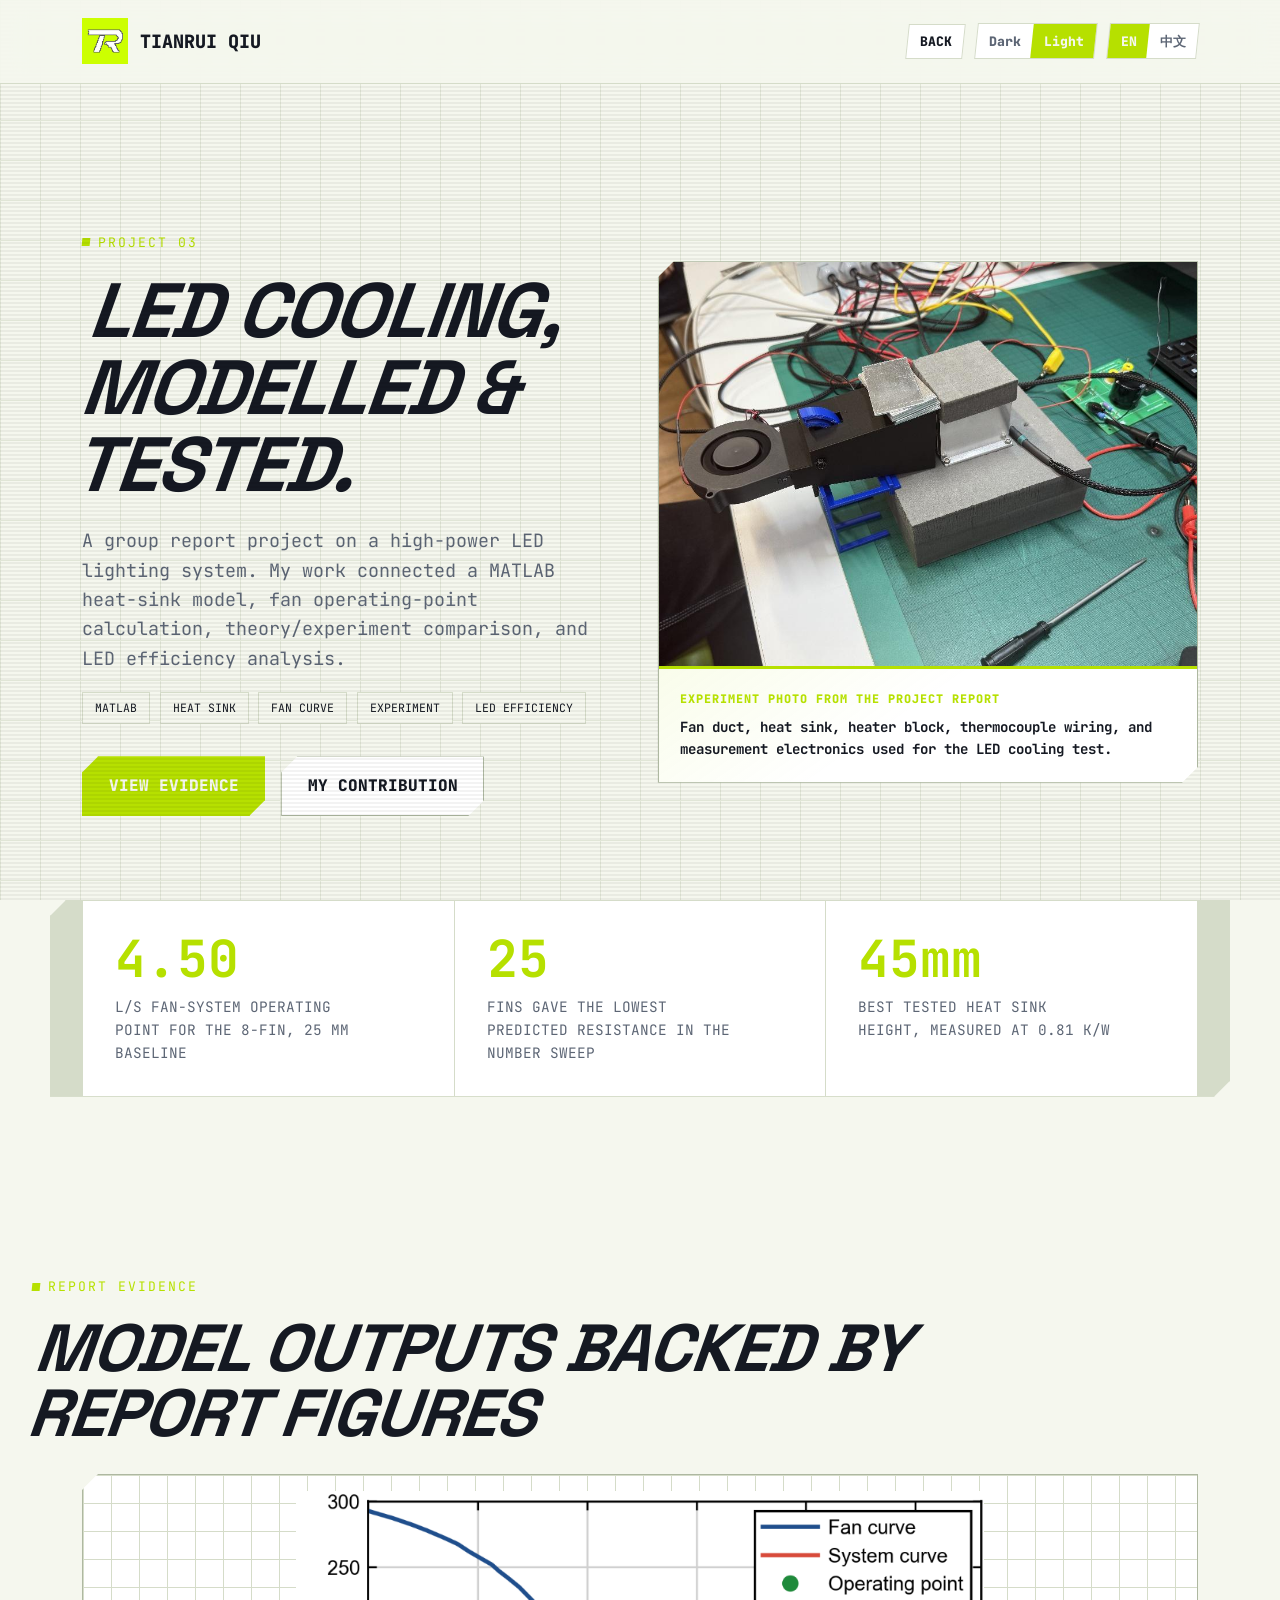
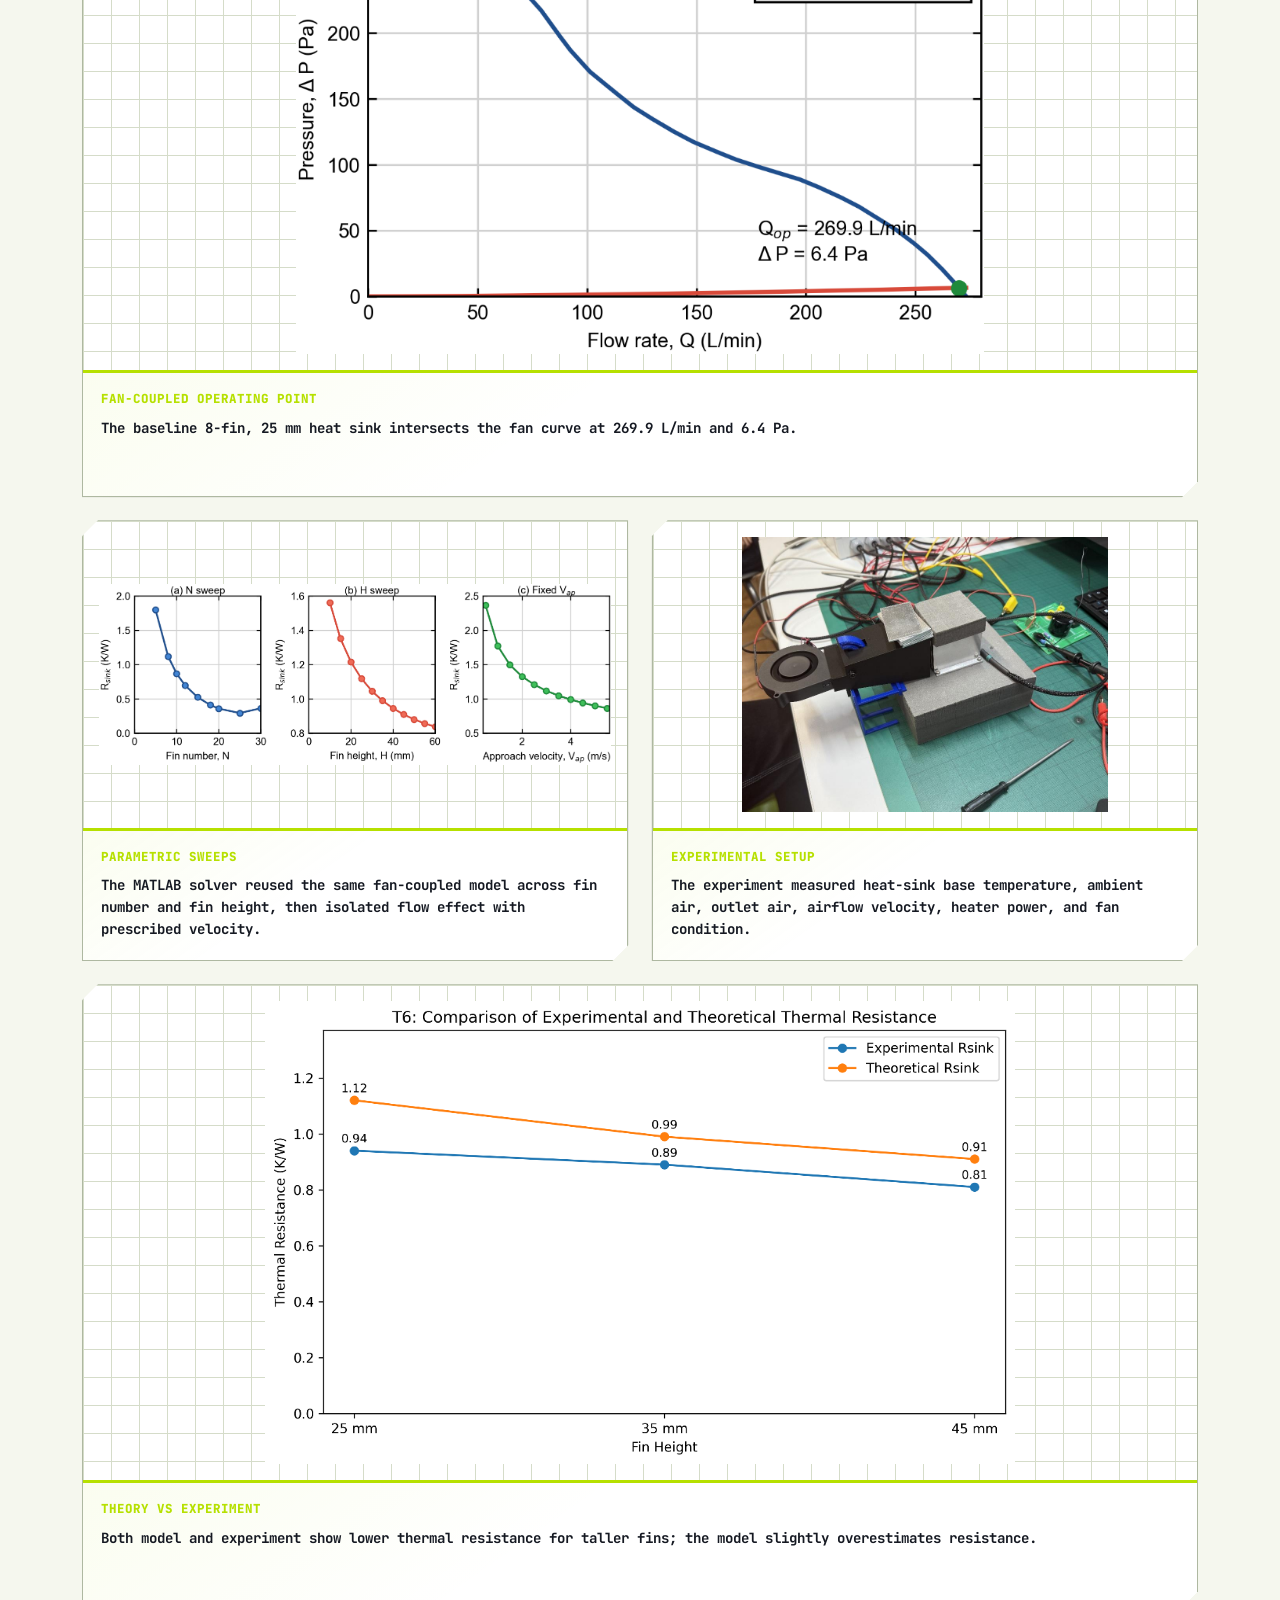
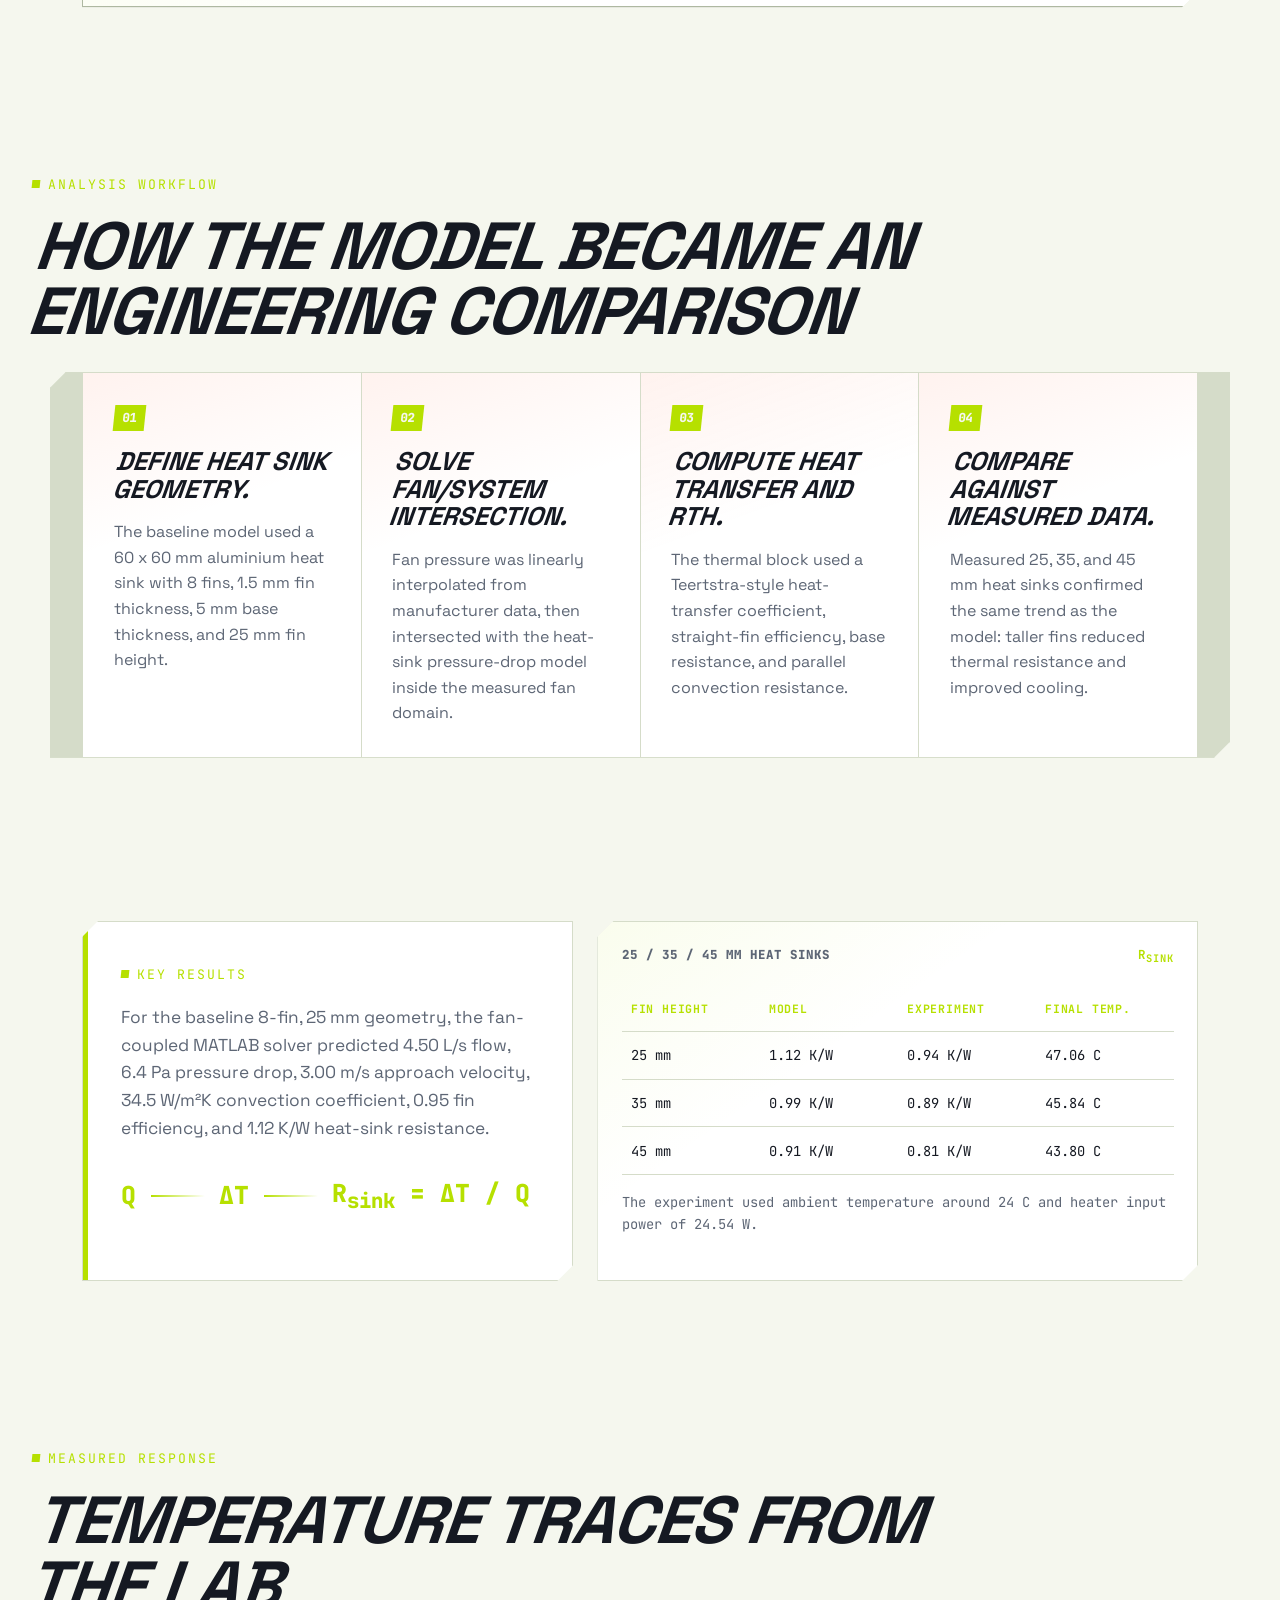
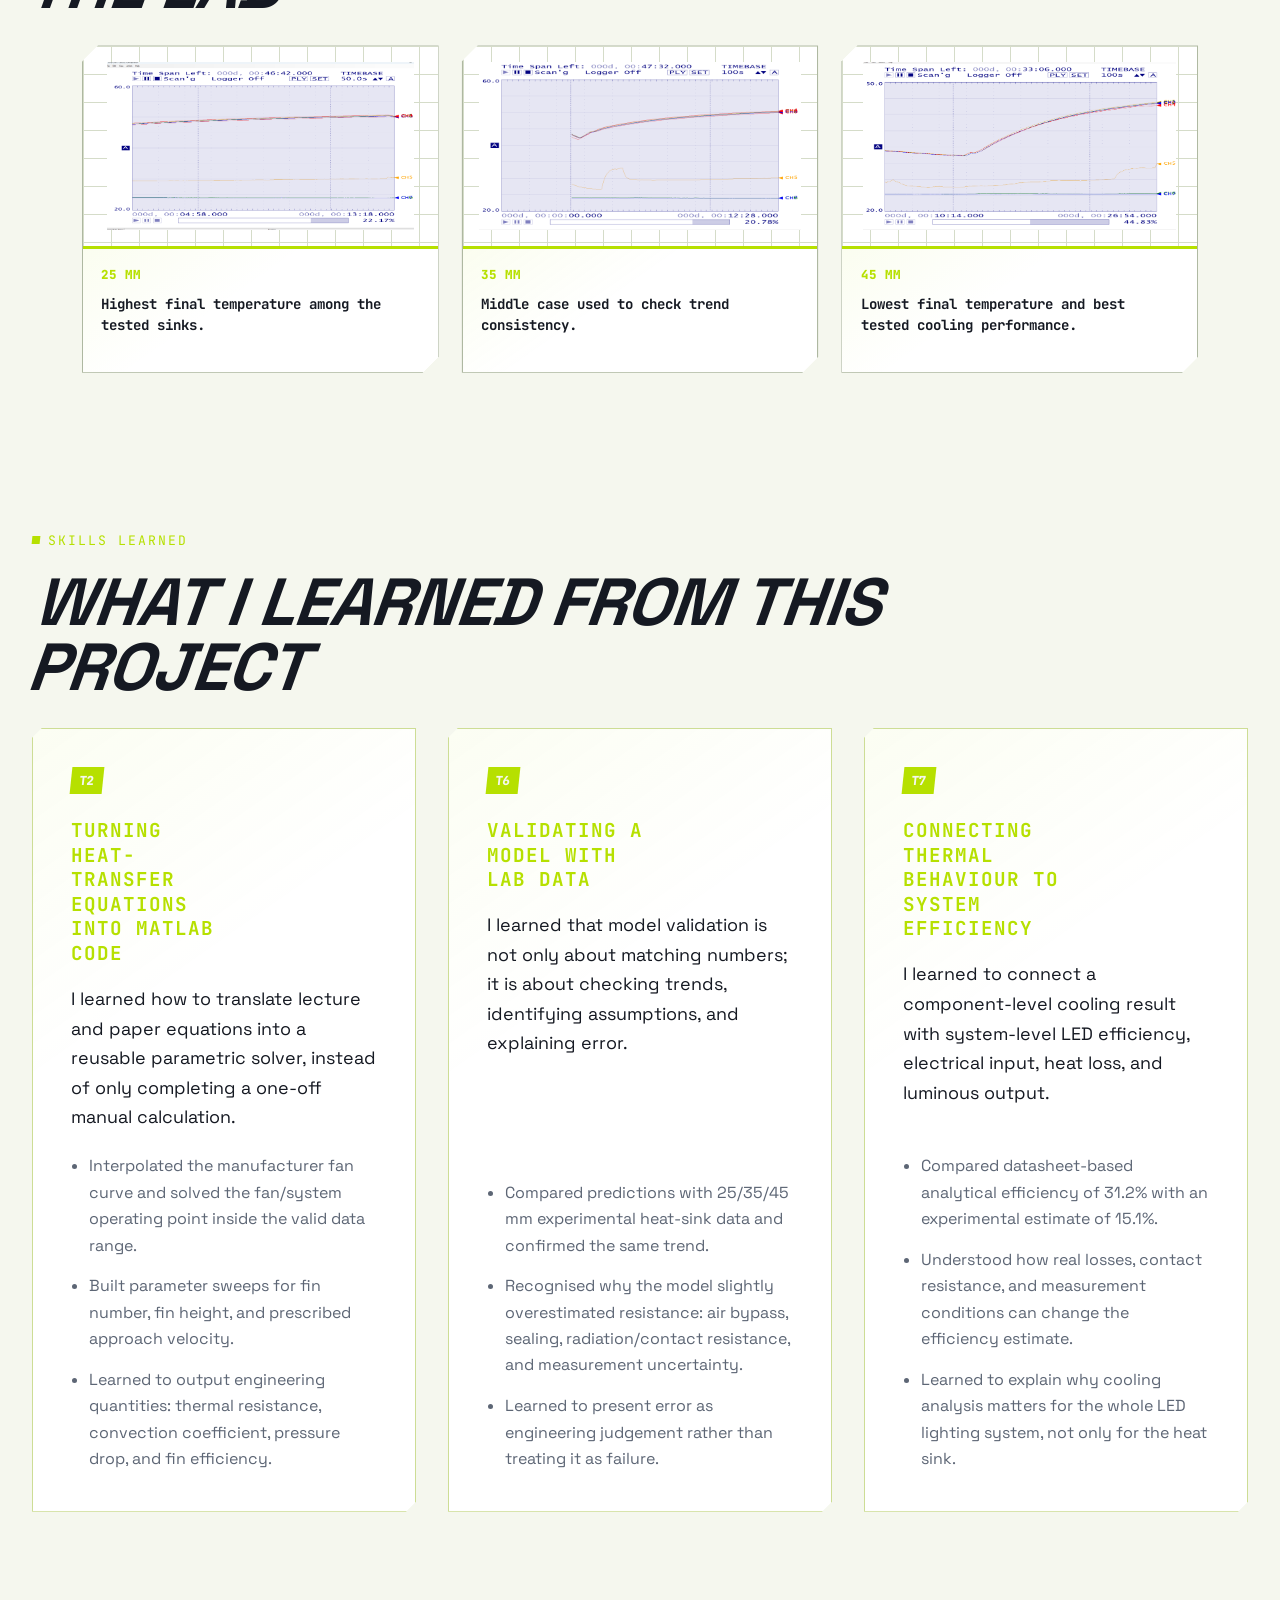
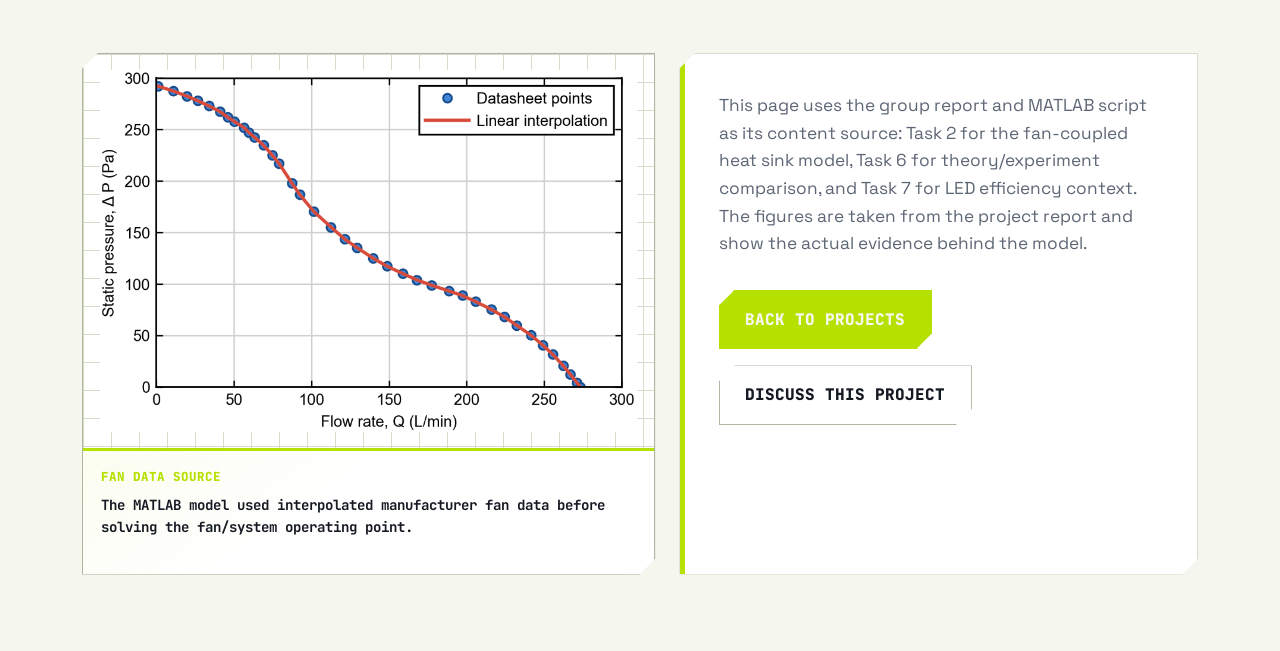
<file: projects/led-thermal-model.html>
﻿<!DOCTYPE html>
<html lang="en">
<head>
    <meta charset="UTF-8">
    <meta name="viewport" content="width=device-width, initial-scale=1.0">
    <title>High-Power LED Cooling Analysis // Tianrui Qiu</title>
    <meta name="description" content="High-power LED lighting system project by Tianrui Qiu, covering a fan-coupled MATLAB heat sink model, experimental validation, and LED efficiency analysis.">
    <script>
        (function () {
            const params = new URLSearchParams(window.location.search);
            const saved = localStorage.getItem('portfolio_theme');
            const theme = ['dark', 'light'].includes(params.get('theme')) ? params.get('theme') : (['dark', 'light'].includes(saved) ? saved : 'dark');
            document.documentElement.setAttribute('data-theme', theme);
        }());
    </script>
    <link rel="icon" href="../assets/favicon.ico?v=5">
    <link rel="preconnect" href="https://fonts.googleapis.com">
    <link rel="preconnect" href="https://fonts.gstatic.com" crossorigin>
    <link href="https://fonts.googleapis.com/css2?family=JetBrains+Mono:wght@400;700;800&family=Space+Grotesk:wght@400;600;700;800&display=swap" rel="stylesheet">
    <link rel="stylesheet" href="project-detail.css?v=20260616-led-photo-1">
</head>
<body data-title-en="High-Power LED Cooling Analysis // Tianrui Qiu" data-title-zh="高功率 LED 散热与效率分析 // 邱天瑞">
    <div class="bg-grid"></div>
    <div class="scanlines"></div>
    <nav>
        <div class="container nav-inner">
            <a href="../index.html" class="logo">
                <div class="logo-box">
                    <img class="logo-img-dark" src="../assets/logo-tr-dark-64.png?v=5" alt="" aria-hidden="true">
                    <img class="logo-img-light" src="../assets/logo-tr-light-64.png?v=5" alt="" aria-hidden="true">
                </div>
                <span data-en="Tianrui Qiu" data-zh="邱天瑞">Tianrui Qiu</span>
            </a>
            <div class="nav-actions">
                <a class="nav-link" href="../index.html#projects"><span data-en="Back" data-zh="返回">Back</span></a>
                <div class="toggle-group">
                    <button class="toggle-btn" data-target-theme="dark" type="button"><span data-en="Dark" data-zh="深色">Dark</span></button>
                    <button class="toggle-btn" data-target-theme="light" type="button"><span data-en="Light" data-zh="浅色">Light</span></button>
                </div>
                <div class="toggle-group">
                    <button class="toggle-btn" data-target-lang="en" type="button"><span>EN</span></button>
                    <button class="toggle-btn" data-target-lang="zh" type="button"><span>中文</span></button>
                </div>
            </div>
        </div>
    </nav>

    <main>
        <section class="portfolio-hero thermal-hero">
            <div class="container portfolio-hero-grid thermal-hero-grid">
                <div class="portfolio-hero-copy" data-reveal>
                    <div class="section-tag">Project 03</div>
                    <h1 class="hero-title" data-en="LED Cooling,<br>Modelled & Tested." data-zh="LED 散热，<br>建模并验证。">LED Cooling,<br>Modelled & Tested.</h1>
                    <p class="hero-copy" data-en="A group report project on a high-power LED lighting system. My work connected a MATLAB heat-sink model, fan operating-point calculation, theory/experiment comparison, and LED efficiency analysis." data-zh="这是一个高功率 LED 照明系统的小组报告项目。我的工作把可复用 MATLAB 散热器模型、风扇工作点求解、理论/实验对比和 LED 系统效率分析串联起来。">A group report project on a high-power LED lighting system. My work connected a MATLAB heat-sink model, fan operating-point calculation, theory/experiment comparison, and LED efficiency analysis.</p>
                    <div class="tags">
                        <span class="tag">MATLAB</span>
                        <span class="tag">Heat Sink</span>
                        <span class="tag">Fan Curve</span>
                        <span class="tag">Experiment</span>
                        <span class="tag">LED Efficiency</span>
                    </div>
                    <div class="cta-row">
                        <a class="btn" href="#source-evidence" data-en="View Evidence" data-zh="查看图表依据">View Evidence</a>
                        <a class="btn btn-secondary" href="#thermal-contribution" data-en="My Contribution" data-zh="我的贡献">My Contribution</a>
                    </div>
                </div>

                <figure class="thermal-hero-figure" data-reveal>
                    <img src="../assets/led-thermal/experimental-setup.jpg" alt="High-power LED heat sink experimental setup with fan duct and sensors">
                    <figcaption>
                        <span data-en="Experiment photo from the project report" data-zh="项目报告中的实验装置照片">Experiment photo from the project report</span>
                        <strong data-en="Fan duct, heat sink, heater block, thermocouple wiring, and measurement electronics used for the LED cooling test." data-zh="用于 LED 散热测试的风道、散热器、加热块、热电偶走线和测量电路。">Fan duct, heat sink, heater block, thermocouple wiring, and measurement electronics used for the LED cooling test.</strong>
                    </figcaption>
                </figure>
            </div>
        </section>

        <section class="portfolio-overview thermal-overview">
            <div class="container overview-grid">
                <article class="overview-stat" data-reveal>
                    <strong>4.50</strong>
                    <span data-en="L/s fan-system operating point for the 8-fin, 25 mm baseline" data-zh="8 片鳍片、25 mm 基准散热器的风扇-系统工作点，单位为 L/s">L/s fan-system operating point for the 8-fin, 25 mm baseline</span>
                </article>
                <article class="overview-stat" data-reveal>
                    <strong>25</strong>
                    <span data-en="fins gave the lowest predicted resistance in the number sweep" data-zh="鳍片数量扫描中预测热阻最低的方案">fins gave the lowest predicted resistance in the number sweep</span>
                </article>
                <article class="overview-stat" data-reveal>
                    <strong>45mm</strong>
                    <span data-en="best tested heat sink height, measured at 0.81 K/W" data-zh="实测散热表现最好的高度，热阻为 0.81 K/W">best tested heat sink height, measured at 0.81 K/W</span>
                </article>
            </div>
        </section>

        <section id="source-evidence" class="thermal-evidence-section">
            <div class="container project-insight-intro">
                <div class="section-tag" data-en="Report evidence" data-zh="报告依据">Report evidence</div>
                <h2 data-en="Model outputs backed by report figures" data-zh="用报告图表验证模型与实验结果">Model outputs backed by report figures</h2>
            </div>
            <div class="container thermal-evidence-grid">
                <figure class="thermal-figure-card wide" data-reveal>
                    <img src="../assets/led-thermal/fan-system-operating-point.png" alt="Fan curve and system curve operating point for the baseline heat sink" loading="lazy">
                    <figcaption>
                        <span data-en="Fan-coupled operating point" data-zh="风扇耦合工作点">Fan-coupled operating point</span>
                        <strong data-en="The baseline 8-fin, 25 mm heat sink intersects the fan curve at 269.9 L/min and 6.4 Pa." data-zh="8 片鳍片、25 mm 基准散热器与风扇曲线交于 269.9 L/min 和 6.4 Pa。">The baseline 8-fin, 25 mm heat sink intersects the fan curve at 269.9 L/min and 6.4 Pa.</strong>
                    </figcaption>
                </figure>
                <figure class="thermal-figure-card" data-reveal>
                    <img src="../assets/led-thermal/parametric-sweeps.png" alt="Parametric sweeps for fin number, fin height, and approach velocity" loading="lazy">
                    <figcaption>
                        <span data-en="Parametric sweeps" data-zh="参数化扫描">Parametric sweeps</span>
                        <strong data-en="The MATLAB solver reused the same fan-coupled model across fin number and fin height, then isolated flow effect with prescribed velocity." data-zh="MATLAB 求解器复用同一套风扇耦合模型，完成鳍片数量/高度扫描，并通过指定入口速度单独分析气流影响。">The MATLAB solver reused the same fan-coupled model across fin number and fin height, then isolated flow effect with prescribed velocity.</strong>
                    </figcaption>
                </figure>
                <figure class="thermal-figure-card" data-reveal>
                    <img src="../assets/led-thermal/experimental-setup.jpg" alt="High-power LED heat sink experimental setup with fan duct and sensors" loading="lazy">
                    <figcaption>
                        <span data-en="Experimental setup" data-zh="实验装置">Experimental setup</span>
                        <strong data-en="The experiment measured heat-sink base temperature, ambient air, outlet air, airflow velocity, heater power, and fan condition." data-zh="实验测量散热器底座温度、环境温度、出口空气温度、风速、加热功率和风扇状态。">The experiment measured heat-sink base temperature, ambient air, outlet air, airflow velocity, heater power, and fan condition.</strong>
                    </figcaption>
                </figure>
                <figure class="thermal-figure-card wide" data-reveal>
                    <img src="../assets/led-thermal/theory-experiment-comparison.png" alt="Comparison of theoretical and experimental thermal resistance" loading="lazy">
                    <figcaption>
                        <span data-en="Theory vs experiment" data-zh="理论与实验对比">Theory vs experiment</span>
                        <strong data-en="Both model and experiment show lower thermal resistance for taller fins; the model slightly overestimates resistance." data-zh="模型和实验都显示：鳍片越高，热阻越低；模型整体略微高估了热阻。">Both model and experiment show lower thermal resistance for taller fins; the model slightly overestimates resistance.</strong>
                    </figcaption>
                </figure>
            </div>
        </section>

        <section class="thermal-workflow-section">
            <div class="container project-insight-intro">
                <div class="section-tag" data-en="Analysis workflow" data-zh="分析流程">Analysis workflow</div>
                <h2 data-en="How the model became an engineering comparison" data-zh="模型如何转化为工程判断">How the model became an engineering comparison</h2>
            </div>
            <div class="container thermal-process-grid">
                <article class="thermal-process-card" data-reveal>
                    <span>01</span>
                    <h2 data-en="Define heat sink geometry." data-zh="定义散热器几何。">Define heat sink geometry.</h2>
                    <p data-en="The baseline model used a 60 x 60 mm aluminium heat sink with 8 fins, 1.5 mm fin thickness, 5 mm base thickness, and 25 mm fin height." data-zh="基准模型使用 60 x 60 mm 铝制散热器，8 片鳍片、1.5 mm 鳍片厚度、5 mm 底座厚度和 25 mm 鳍片高度。">The baseline model used a 60 x 60 mm aluminium heat sink with 8 fins, 1.5 mm fin thickness, 5 mm base thickness, and 25 mm fin height.</p>
                </article>
                <article class="thermal-process-card" data-reveal>
                    <span>02</span>
                    <h2 data-en="Solve fan/system intersection." data-zh="求解风扇/系统交点。">Solve fan/system intersection.</h2>
                    <p data-en="Fan pressure was linearly interpolated from manufacturer data, then intersected with the heat-sink pressure-drop model inside the measured fan domain." data-zh="根据厂家风扇数据做线性插值，再与散热器压降模型在已测风扇数据范围内求交点。">Fan pressure was linearly interpolated from manufacturer data, then intersected with the heat-sink pressure-drop model inside the measured fan domain.</p>
                </article>
                <article class="thermal-process-card" data-reveal>
                    <span>03</span>
                    <h2 data-en="Compute heat transfer and Rth." data-zh="计算换热与热阻。">Compute heat transfer and Rth.</h2>
                    <p data-en="The thermal block used a Teertstra-style heat-transfer coefficient, straight-fin efficiency, base resistance, and parallel convection resistance." data-zh="热模型部分采用 Teertstra 类型的换热系数、直鳍效率、底座热阻和并联对流热阻。">The thermal block used a Teertstra-style heat-transfer coefficient, straight-fin efficiency, base resistance, and parallel convection resistance.</p>
                </article>
                <article class="thermal-process-card" data-reveal>
                    <span>04</span>
                    <h2 data-en="Compare against measured data." data-zh="与实测数据对比。">Compare against measured data.</h2>
                    <p data-en="Measured 25, 35, and 45 mm heat sinks confirmed the same trend as the model: taller fins reduced thermal resistance and improved cooling." data-zh="25、35、45 mm 三种实测散热器验证了与模型一致的趋势：更高鳍片降低热阻并提升散热性能。">Measured 25, 35, and 45 mm heat sinks confirmed the same trend as the model: taller fins reduced thermal resistance and improved cooling.</p>
                </article>
            </div>
        </section>

        <section class="thermal-model-section">
            <div class="container thermal-model-layout">
                <div class="panel thermal-model-copy" data-reveal>
                    <div class="section-tag" data-en="Key results" data-zh="关键结果">Key results</div>
                    <p data-en="For the baseline 8-fin, 25 mm geometry, the fan-coupled MATLAB solver predicted 4.50 L/s flow, 6.4 Pa pressure drop, 3.00 m/s approach velocity, 34.5 W/m²K convection coefficient, 0.95 fin efficiency, and 1.12 K/W heat-sink resistance." data-zh="对于 8 片鳍片、25 mm 鳍片高度的基准几何，风扇耦合 MATLAB 求解器预测得到：流量 4.50 L/s、压降 6.4 Pa、入口速度 3.00 m/s、换热系数 34.5 W/m²K、鳍片效率 0.95、散热器热阻 1.12 K/W。">For the baseline 8-fin, 25 mm geometry, the fan-coupled MATLAB solver predicted 4.50 L/s flow, 6.4 Pa pressure drop, 3.00 m/s approach velocity, 34.5 W/m²K convection coefficient, 0.95 fin efficiency, and 1.12 K/W heat-sink resistance.</p>
                    <div class="formula-strip">
                        <span>Q</span>
                        <i></i>
                        <span>&Delta;T</span>
                        <i></i>
                        <span>R<sub>sink</sub> = &Delta;T / Q</span>
                    </div>
                </div>
                <div class="thermal-result-table" data-reveal>
                    <div class="chart-head">
                        <span data-en="25 / 35 / 45 mm heat sinks" data-zh="25 / 35 / 45 mm 散热器">25 / 35 / 45 mm heat sinks</span>
                        <strong>R<sub>sink</sub></strong>
                    </div>
                    <table>
                        <thead>
                            <tr>
                                <th data-en="Fin height" data-zh="鳍片高度">Fin height</th>
                                <th data-en="Model" data-zh="模型">Model</th>
                                <th data-en="Experiment" data-zh="实验">Experiment</th>
                                <th data-en="Final temp." data-zh="稳态温度">Final temp.</th>
                            </tr>
                        </thead>
                        <tbody>
                            <tr><td>25 mm</td><td>1.12 K/W</td><td>0.94 K/W</td><td>47.06 C</td></tr>
                            <tr><td>35 mm</td><td>0.99 K/W</td><td>0.89 K/W</td><td>45.84 C</td></tr>
                            <tr><td>45 mm</td><td>0.91 K/W</td><td>0.81 K/W</td><td>43.80 C</td></tr>
                        </tbody>
                    </table>
                    <p data-en="The experiment used ambient temperature around 24 C and heater input power of 24.54 W." data-zh="实验环境温度约为 24 C，加热输入功率为 24.54 W。">The experiment used ambient temperature around 24 C and heater input power of 24.54 W.</p>
                </div>
            </div>
        </section>

        <section class="thermal-temperature-section">
            <div class="container project-insight-intro">
                <div class="section-tag" data-en="Measured response" data-zh="实测响应">Measured response</div>
                <h2 data-en="Temperature traces from the lab" data-zh="实验中的温度响应曲线">Temperature traces from the lab</h2>
            </div>
            <div class="container thermal-temperature-grid">
                <figure class="thermal-figure-card" data-reveal>
                    <img src="../assets/led-thermal/temperature-25mm.png" alt="Temperature trace for the 25 mm heat sink" loading="lazy">
                    <figcaption><span>25 mm</span><strong data-en="Highest final temperature among the tested sinks." data-zh="三种测试散热器中最终温度最高。">Highest final temperature among the tested sinks.</strong></figcaption>
                </figure>
                <figure class="thermal-figure-card" data-reveal>
                    <img src="../assets/led-thermal/temperature-35mm.png" alt="Temperature trace for the 35 mm heat sink" loading="lazy">
                    <figcaption><span>35 mm</span><strong data-en="Middle case used to check trend consistency." data-zh="中间高度，用来检查趋势是否连续。">Middle case used to check trend consistency.</strong></figcaption>
                </figure>
                <figure class="thermal-figure-card" data-reveal>
                    <img src="../assets/led-thermal/temperature-45mm.png" alt="Temperature trace for the 45 mm heat sink" loading="lazy">
                    <figcaption><span>45 mm</span><strong data-en="Lowest final temperature and best tested cooling performance." data-zh="最终温度最低，实测散热表现最好。">Lowest final temperature and best tested cooling performance.</strong></figcaption>
                </figure>
            </div>
        </section>

        <section id="thermal-contribution">
            <div class="container project-insight-intro">
                <div class="section-tag" data-en="Skills learned" data-zh="我学会的技能">Skills learned</div>
                <h2 data-en="What I learned from this project" data-zh="这个项目让我学会了什么">What I learned from this project</h2>
            </div>
            <div class="container detail-grid project-insight-grid">
                <article class="detail-card project-insight-card" data-reveal>
                    <span class="insight-index">T2</span>
                    <h2 data-en="Turning heat-transfer equations into MATLAB code" data-zh="把传热公式写成 MATLAB 模型">Built a reusable MATLAB thermal model</h2>
                    <p data-en="I learned how to translate lecture and paper equations into a reusable parametric solver, instead of only completing a one-off manual calculation." data-zh="我学会了把讲义和论文中的传热公式转化成可复用的参数化求解器，而不是只完成一次性的手算。">I worked from lecture/paper equations into a parametric solver instead of a single manual calculation.</p>
                    <ul>
                        <li data-en="Interpolated the manufacturer fan curve and solved the fan/system operating point inside the valid data range." data-zh="对厂家风扇曲线进行插值，并在有效数据范围内求解风扇/系统工作点。">Fan curve interpolation and in-domain root finding.</li>
                        <li data-en="Built parameter sweeps for fin number, fin height, and prescribed approach velocity." data-zh="搭建鳍片数量、鳍片高度和指定入口速度的参数扫描。">Fin number, fin height, and prescribed velocity sweeps.</li>
                        <li data-en="Learned to output engineering quantities: thermal resistance, convection coefficient, pressure drop, and fin efficiency." data-zh="学会输出工程判断需要的量：热阻、换热系数、压降和鳍片效率。">Thermal resistance, convection coefficient, pressure drop, and fin efficiency outputs.</li>
                    </ul>
                </article>
                <article class="detail-card project-insight-card" data-reveal>
                    <span class="insight-index">T6</span>
                    <h2 data-en="Validating a model with lab data" data-zh="用实验数据验证模型">Turned model error into engineering judgement</h2>
                    <p data-en="I learned that model validation is not only about matching numbers; it is about checking trends, identifying assumptions, and explaining error." data-zh="我学会了模型验证不只是看数值是否完全相同，更重要的是检查趋势、识别假设，并解释误差来源。">The model captured the correct trend but slightly overestimated thermal resistance, which became a useful discussion about assumptions.</p>
                    <ul>
                        <li data-en="Compared predictions with 25/35/45 mm experimental heat-sink data and confirmed the same trend." data-zh="用 25/35/45 mm 实验散热器数据对比模型预测，并确认趋势一致。">Air bypass and sealing around fin channels.</li>
                        <li data-en="Recognised why the model slightly overestimated resistance: air bypass, sealing, radiation/contact resistance, and measurement uncertainty." data-zh="分析模型略微高估热阻的原因：旁通气流、密封、辐射/接触热阻和测量不确定性。">Radiation and contact resistance omitted from the simple model.</li>
                        <li data-en="Learned to present error as engineering judgement rather than treating it as failure." data-zh="学会把误差转化为工程判断，而不是简单理解成模型失败。">Measurement uncertainty in temperature, heater power, and airflow.</li>
                    </ul>
                </article>
                <article class="detail-card project-insight-card" data-reveal>
                    <span class="insight-index">T7</span>
                    <h2 data-en="Connecting thermal behaviour to system efficiency" data-zh="把散热表现连接到系统效率">Linked cooling to LED system efficiency</h2>
                    <p data-en="I learned to connect a component-level cooling result with system-level LED efficiency, electrical input, heat loss, and luminous output." data-zh="我学会了把组件级散热结果与系统级 LED 效率、电输入、热损失和光输出联系起来。">The report also compared datasheet LED efficiency with an experimental estimate, showing how thermal behaviour affects system-level interpretation.</p>
                    <ul>
                        <li data-en="Compared datasheet-based analytical efficiency of 31.2% with an experimental estimate of 15.1%." data-zh="对比基于数据手册的理论效率 31.2% 和实验估算效率 15.1%。">Datasheet-based analytical efficiency: 31.2%.</li>
                        <li data-en="Understood how real losses, contact resistance, and measurement conditions can change the efficiency estimate." data-zh="理解真实损耗、接触热阻和测量条件会如何影响效率估算。">Experimental estimate: 15.1%, likely affected by real losses and contact resistance.</li>
                        <li data-en="Learned to explain why cooling analysis matters for the whole LED lighting system, not only for the heat sink." data-zh="学会解释为什么散热分析影响整个 LED 照明系统，而不只是散热器本身。">Connected electrical input, heat loss, luminous output, and cooling performance.</li>
                    </ul>
                </article>
            </div>
        </section>

        <section class="thermal-assets-section">
            <div class="container source-grid">
                <figure class="thermal-figure-card thermal-source-figure" data-reveal>
                    <img src="../assets/led-thermal/fan-curve-interpolation.png" alt="Interpolated fan curve from the LED cooling project report" loading="lazy">
                    <figcaption>
                        <span data-en="Fan data source" data-zh="风扇数据来源">Fan data source</span>
                        <strong data-en="The MATLAB model used interpolated manufacturer fan data before solving the fan/system operating point." data-zh="MATLAB 模型先对厂家风扇数据插值，再求解风扇/系统工作点。">The MATLAB model used interpolated manufacturer fan data before solving the fan/system operating point.</strong>
                    </figcaption>
                </figure>
                <div class="panel source-copy" data-reveal>
                    <p data-en="This page uses the group report and MATLAB script as its content source: Task 2 for the fan-coupled heat sink model, Task 6 for theory/experiment comparison, and Task 7 for LED efficiency context. The figures are taken from the project report and show the actual evidence behind the model." data-zh="这一页以小组报告和 MATLAB 脚本作为内容来源：Task 2 对应风扇耦合散热器模型，Task 6 对应理论/实验对比，Task 7 对应 LED 效率分析。页面中的图片来自项目报告，用来展示模型背后的真实依据。">This page uses the group report and MATLAB script as its content source: Task 2 for the fan-coupled heat sink model, Task 6 for theory/experiment comparison, and Task 7 for LED efficiency context. The figures are taken from the project report and show the actual evidence behind the model.</p>
                    <div class="cta-row">
                        <a class="btn" href="../index.html#projects" data-en="Back to Projects" data-zh="返回项目">Back to Projects</a>
                        <a class="btn btn-secondary" href="mailto:q1tr@outlook.com" data-en="Discuss This Project" data-zh="交流这个项目">Discuss This Project</a>
                    </div>
                </div>
            </div>
        </section>
    </main>

    <script src="project-page.js"></script>
</body>
</html>
</file>
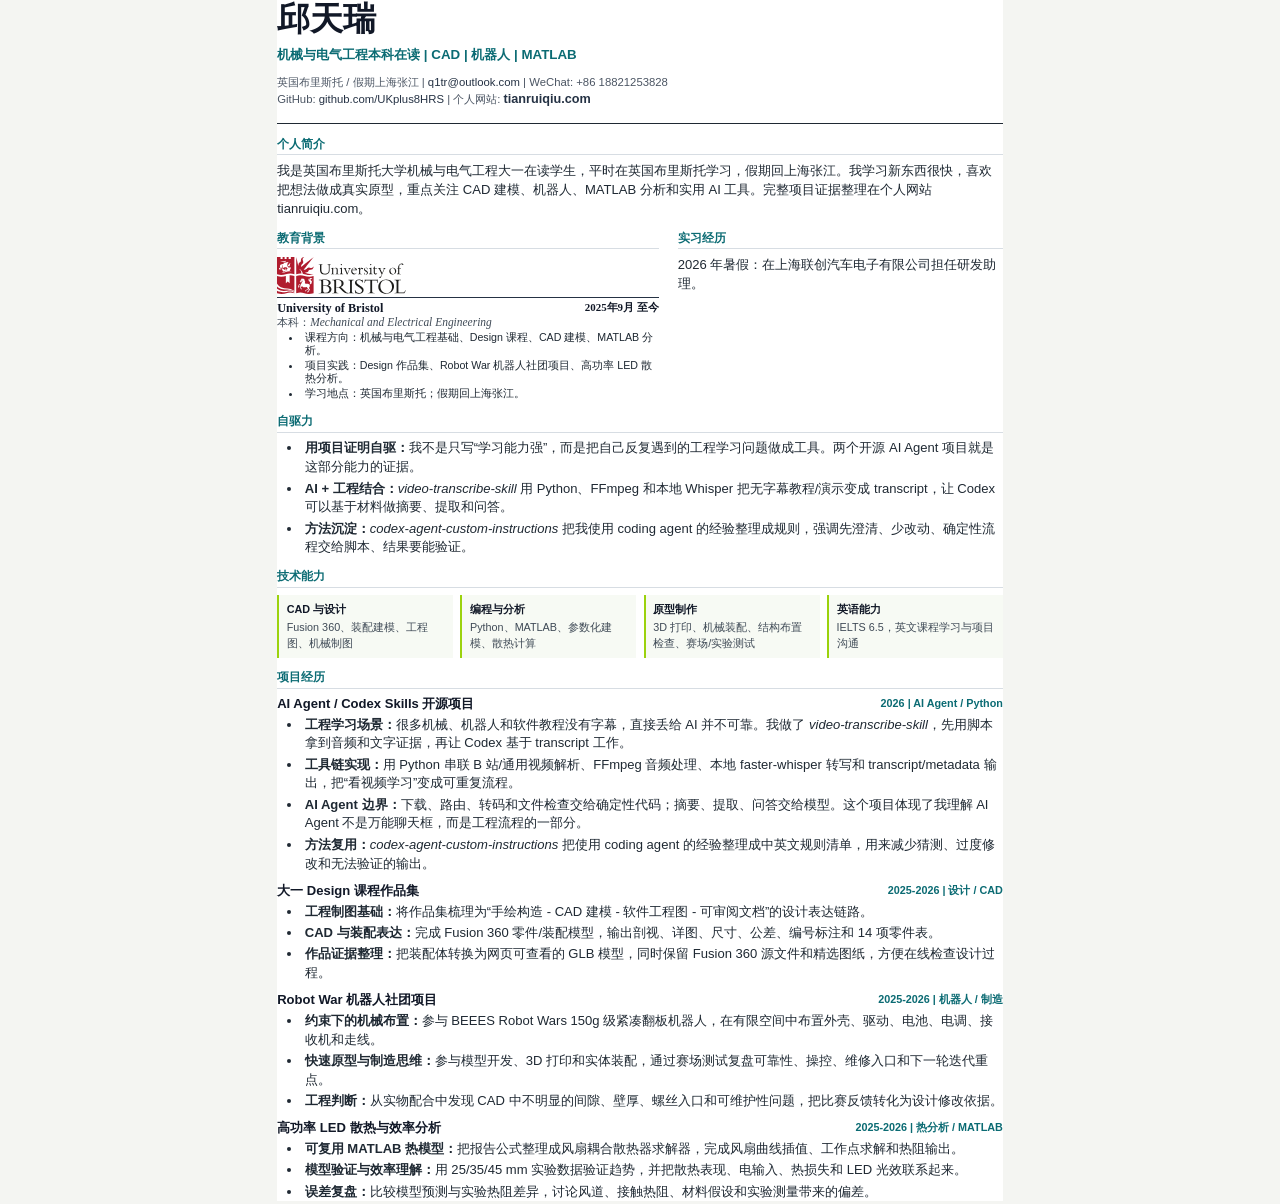
<file: resumes/qiu_tianrui_resume_cn.html>
﻿<!doctype html>
<html lang="zh-CN">
<head>
  <meta charset="utf-8">
  <meta name="viewport" content="width=device-width, initial-scale=1">
  <title>邱天瑞 中文简历</title>
  <link rel="stylesheet" href="resume.css">
</head>
<body>
  <main class="resume zh">
    <header class="resume-header">
      <div class="name-row">
        <div>
          <h1>邱天瑞</h1>
          <p class="headline">机械与电气工程本科在读 | CAD | 机器人 | MATLAB</p>
        </div>
      </div>
      <p class="contact">
        英国布里斯托 / 假期上海张江 | <a href="mailto:q1tr@outlook.com">q1tr@outlook.com</a> | WeChat: +86 18821253828<br>
        GitHub: <a href="https://github.com/UKplus8HRS">github.com/UKplus8HRS</a> | 个人网站: <a class="portfolio-url" href="https://tianruiqiu.com">tianruiqiu.com</a>
      </p>
    </header>

    <section class="section">
      <h2>个人简介</h2>
      <div class="section-body">
        <p>我是英国布里斯托大学机械与电气工程大一在读学生，平时在英国布里斯托学习，假期回上海张江。我学习新东西很快，喜欢把想法做成真实原型，重点关注 CAD 建模、机器人、MATLAB 分析和实用 AI 工具。完整项目证据整理在个人网站 tianruiqiu.com。</p>
      </div>
    </section>

    <section class="section two-col">
      <div>
        <h2>教育背景</h2>
        <div class="section-body education-card">
          <img class="school-logo" src="../assets/uob-logo.svg" alt="University of Bristol logo">
          <div class="education-main">
            <strong>University of Bristol</strong>
            <span>2025年9月 至今</span>
          </div>
          <p class="degree-line">本科：<em>Mechanical and Electrical Engineering</em></p>
          <ul class="education-list">
            <li>课程方向：机械与电气工程基础、Design 课程、CAD 建模、MATLAB 分析。</li>
            <li>项目实践：Design 作品集、Robot War 机器人社团项目、高功率 LED 散热分析。</li>
            <li>学习地点：英国布里斯托；假期回上海张江。</li>
          </ul>
        </div>
      </div>
      <div>
    <h2>实习经历</h2>
    <div class="section-body">
        <p>2026 年暑假：在上海联创汽车电子有限公司担任研发助理。</p>
    </div>
</div>
    </section>

    <section class="section">
      <h2>自驱力</h2>
      <div class="section-body">
        <ul class="compact-list self-drive-list">
          <li><strong>用项目证明自驱：</strong>我不是只写“学习能力强”，而是把自己反复遇到的工程学习问题做成工具。两个开源 AI Agent 项目就是这部分能力的证据。</li>
          <li><strong>AI + 工程结合：</strong><em>video-transcribe-skill</em> 用 Python、FFmpeg 和本地 Whisper 把无字幕教程/演示变成 transcript，让 Codex 可以基于材料做摘要、提取和问答。</li>
          <li><strong>方法沉淀：</strong><em>codex-agent-custom-instructions</em> 把我使用 coding agent 的经验整理成规则，强调先澄清、少改动、确定性流程交给脚本、结果要能验证。</li>
        </ul>
      </div>
    </section>

    <section class="section">
      <h2>技术能力</h2>
      <div class="section-body skills-grid">
        <div class="skill-block">
          <p class="skill-title">CAD 与设计</p>
          <p class="skill-text">Fusion 360、装配建模、工程图、机械制图</p>
        </div>
        <div class="skill-block">
          <p class="skill-title">编程与分析</p>
          <p class="skill-text">Python、MATLAB、参数化建模、散热计算</p>
        </div>
        <div class="skill-block">
          <p class="skill-title">原型制作</p>
          <p class="skill-text">3D 打印、机械装配、结构布置检查、赛场/实验测试</p>
        </div>
        <div class="skill-block">
          <p class="skill-title">英语能力</p>
          <p class="skill-text">IELTS 6.5，英文课程学习与项目沟通</p>
        </div>
      </div>
    </section>

    <section class="section resume-projects">
      <h2>项目经历</h2>
      <div class="section-body">
        <article class="project">
          <div class="project-head">
            <h3>AI Agent / Codex Skills 开源项目</h3>
            <p class="project-meta">2026 | AI Agent / Python</p>
          </div>
          <ul class="compact-list">
            <li><strong>工程学习场景：</strong>很多机械、机器人和软件教程没有字幕，直接丢给 AI 并不可靠。我做了 <em>video-transcribe-skill</em>，先用脚本拿到音频和文字证据，再让 Codex 基于 transcript 工作。</li>
            <li><strong>工具链实现：</strong>用 Python 串联 B 站/通用视频解析、FFmpeg 音频处理、本地 faster-whisper 转写和 transcript/metadata 输出，把“看视频学习”变成可重复流程。</li>
            <li><strong>AI Agent 边界：</strong>下载、路由、转码和文件检查交给确定性代码；摘要、提取、问答交给模型。这个项目体现了我理解 AI Agent 不是万能聊天框，而是工程流程的一部分。</li>
            <li><strong>方法复用：</strong><em>codex-agent-custom-instructions</em> 把使用 coding agent 的经验整理成中英文规则清单，用来减少猜测、过度修改和无法验证的输出。</li>
          </ul>
        </article>

        <article class="project">
          <div class="project-head">
            <h3>大一 Design 课程作品集</h3>
            <p class="project-meta">2025-2026 | 设计 / CAD</p>
          </div>
          <ul class="compact-list">
            <li><strong>工程制图基础：</strong>将作品集梳理为“手绘构造 - CAD 建模 - 软件工程图 - 可审阅文档”的设计表达链路。</li>
            <li><strong>CAD 与装配表达：</strong>完成 Fusion 360 零件/装配模型，输出剖视、详图、尺寸、公差、编号标注和 14 项零件表。</li>
            <li><strong>作品证据整理：</strong>把装配体转换为网页可查看的 GLB 模型，同时保留 Fusion 360 源文件和精选图纸，方便在线检查设计过程。</li>
          </ul>
        </article>

        <article class="project">
          <div class="project-head">
            <h3>Robot War 机器人社团项目</h3>
            <p class="project-meta">2025-2026 | 机器人 / 制造</p>
          </div>
          <ul class="compact-list">
            <li><strong>约束下的机械布置：</strong>参与 BEEES Robot Wars 150g 级紧凑翻板机器人，在有限空间中布置外壳、驱动、电池、电调、接收机和走线。</li>
            <li><strong>快速原型与制造思维：</strong>参与模型开发、3D 打印和实体装配，通过赛场测试复盘可靠性、操控、维修入口和下一轮迭代重点。</li>
            <li><strong>工程判断：</strong>从实物配合中发现 CAD 中不明显的间隙、壁厚、螺丝入口和可维护性问题，把比赛反馈转化为设计修改依据。</li>
          </ul>
        </article>

        <article class="project">
          <div class="project-head">
            <h3>高功率 LED 散热与效率分析</h3>
            <p class="project-meta">2025-2026 | 热分析 / MATLAB</p>
          </div>
          <ul class="compact-list">
            <li><strong>可复用 MATLAB 热模型：</strong>把报告公式整理成风扇耦合散热器求解器，完成风扇曲线插值、工作点求解和热阻输出。</li>
            <li><strong>模型验证与效率理解：</strong>用 25/35/45 mm 实验数据验证趋势，并把散热表现、电输入、热损失和 LED 光效联系起来。</li>
            <li><strong>误差复盘：</strong>比较模型预测与实验热阻差异，讨论风道、接触热阻、材料假设和实验测量带来的偏差。</li>
          </ul>
        </article>
      </div>
    </section>

</main>
</body>
</html>
</file>
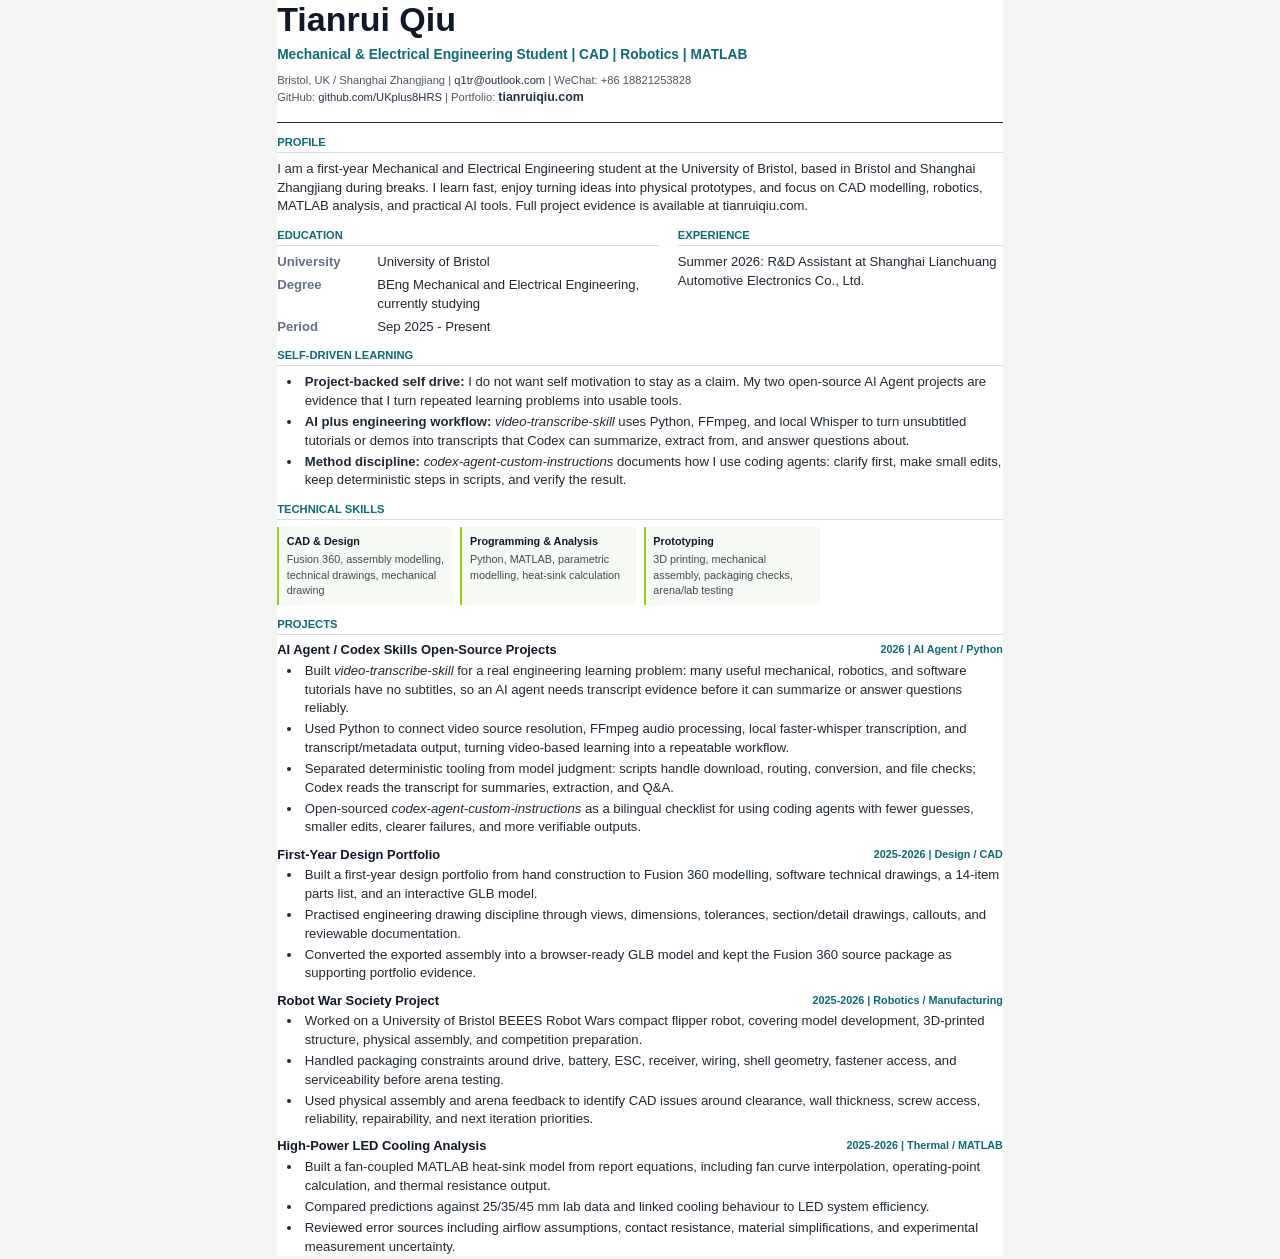
<file: resumes/tianrui_qiu_resume_en.html>
﻿<!doctype html>
<html lang="en">
<head>
  <meta charset="utf-8">
  <meta name="viewport" content="width=device-width, initial-scale=1">
  <title>Tianrui Qiu Resume EN</title>
  <link rel="stylesheet" href="resume.css">
</head>
<body>
  <main class="resume">
    <header class="resume-header">
      <div class="name-row">
        <div>
          <h1>Tianrui Qiu</h1>
          <p class="headline">Mechanical & Electrical Engineering Student | CAD | Robotics | MATLAB</p>
        </div>
      </div>
      <p class="contact">
        Bristol, UK / Shanghai Zhangjiang | <a href="mailto:q1tr@outlook.com">q1tr@outlook.com</a> | WeChat: +86 18821253828<br>
        GitHub: <a href="https://github.com/UKplus8HRS">github.com/UKplus8HRS</a> | Portfolio: <a class="portfolio-url" href="https://tianruiqiu.com">tianruiqiu.com</a>
      </p>
    </header>

    <section class="section">
      <h2>Profile</h2>
      <div class="section-body">
        <p>I am a first-year Mechanical and Electrical Engineering student at the University of Bristol, based in Bristol and Shanghai Zhangjiang during breaks. I learn fast, enjoy turning ideas into physical prototypes, and focus on CAD modelling, robotics, MATLAB analysis, and practical AI tools. Full project evidence is available at tianruiqiu.com.</p>
      </div>
    </section>

    <section class="section two-col">
      <div>
        <h2>Education</h2>
        <div class="section-body info-grid">
          <span class="label">University</span>
          <span>University of Bristol</span>
          <span class="label">Degree</span>
          <span>BEng Mechanical and Electrical Engineering, currently studying</span>
          <span class="label">Period</span>
          <span>Sep 2025 - Present</span>
        </div>
      </div>
      <div>
    <h2>Experience</h2>
    <div class="section-body">
        <p>Summer 2026: R&amp;D Assistant at Shanghai Lianchuang Automotive Electronics Co., Ltd.</p>
    </div>
</div>
    </section>

    <section class="section">
      <h2>Self-Driven Learning</h2>
      <div class="section-body">
        <ul class="compact-list self-drive-list">
          <li><strong>Project-backed self drive:</strong> I do not want self motivation to stay as a claim. My two open-source AI Agent projects are evidence that I turn repeated learning problems into usable tools.</li>
          <li><strong>AI plus engineering workflow:</strong> <em>video-transcribe-skill</em> uses Python, FFmpeg, and local Whisper to turn unsubtitled tutorials or demos into transcripts that Codex can summarize, extract from, and answer questions about.</li>
          <li><strong>Method discipline:</strong> <em>codex-agent-custom-instructions</em> documents how I use coding agents: clarify first, make small edits, keep deterministic steps in scripts, and verify the result.</li>
        </ul>
      </div>
    </section>

    <section class="section">
      <h2>Technical Skills</h2>
      <div class="section-body skills-grid">
        <div class="skill-block">
          <p class="skill-title">CAD & Design</p>
          <p class="skill-text">Fusion 360, assembly modelling, technical drawings, mechanical drawing</p>
        </div>
        <div class="skill-block">
          <p class="skill-title">Programming & Analysis</p>
          <p class="skill-text">Python, MATLAB, parametric modelling, heat-sink calculation</p>
        </div>
        <div class="skill-block">
          <p class="skill-title">Prototyping</p>
          <p class="skill-text">3D printing, mechanical assembly, packaging checks, arena/lab testing</p>
        </div>
      </div>
    </section>

    <section class="section resume-projects">
      <h2>Projects</h2>
      <div class="section-body">
        <article class="project">
          <div class="project-head">
            <h3>AI Agent / Codex Skills Open-Source Projects</h3>
            <p class="project-meta">2026 | AI Agent / Python</p>
          </div>
          <ul class="compact-list">
            <li>Built <em>video-transcribe-skill</em> for a real engineering learning problem: many useful mechanical, robotics, and software tutorials have no subtitles, so an AI agent needs transcript evidence before it can summarize or answer questions reliably.</li>
            <li>Used Python to connect video source resolution, FFmpeg audio processing, local faster-whisper transcription, and transcript/metadata output, turning video-based learning into a repeatable workflow.</li>
            <li>Separated deterministic tooling from model judgment: scripts handle download, routing, conversion, and file checks; Codex reads the transcript for summaries, extraction, and Q&A.</li>
            <li>Open-sourced <em>codex-agent-custom-instructions</em> as a bilingual checklist for using coding agents with fewer guesses, smaller edits, clearer failures, and more verifiable outputs.</li>
          </ul>
        </article>

        <article class="project">
          <div class="project-head">
            <h3>First-Year Design Portfolio</h3>
            <p class="project-meta">2025-2026 | Design / CAD</p>
          </div>
          <ul class="compact-list">
            <li>Built a first-year design portfolio from hand construction to Fusion 360 modelling, software technical drawings, a 14-item parts list, and an interactive GLB model.</li>
            <li>Practised engineering drawing discipline through views, dimensions, tolerances, section/detail drawings, callouts, and reviewable documentation.</li>
            <li>Converted the exported assembly into a browser-ready GLB model and kept the Fusion 360 source package as supporting portfolio evidence.</li>
          </ul>
        </article>

        <article class="project">
          <div class="project-head">
            <h3>Robot War Society Project</h3>
            <p class="project-meta">2025-2026 | Robotics / Manufacturing</p>
          </div>
          <ul class="compact-list">
            <li>Worked on a University of Bristol BEEES Robot Wars compact flipper robot, covering model development, 3D-printed structure, physical assembly, and competition preparation.</li>
            <li>Handled packaging constraints around drive, battery, ESC, receiver, wiring, shell geometry, fastener access, and serviceability before arena testing.</li>
            <li>Used physical assembly and arena feedback to identify CAD issues around clearance, wall thickness, screw access, reliability, repairability, and next iteration priorities.</li>
          </ul>
        </article>

        <article class="project">
          <div class="project-head">
            <h3>High-Power LED Cooling Analysis</h3>
            <p class="project-meta">2025-2026 | Thermal / MATLAB</p>
          </div>
          <ul class="compact-list">
            <li>Built a fan-coupled MATLAB heat-sink model from report equations, including fan curve interpolation, operating-point calculation, and thermal resistance output.</li>
            <li>Compared predictions against 25/35/45 mm lab data and linked cooling behaviour to LED system efficiency.</li>
            <li>Reviewed error sources including airflow assumptions, contact resistance, material simplifications, and experimental measurement uncertainty.</li>
          </ul>
        </article>
      </div>
    </section>

  </main>
</body>
</html>
</file>
<file: projects/project-detail.css>
:root {
    color-scheme: dark;
    --bg-base: #06070a;
    --bg-surface: #10121a;
    --bg-card: #161925;
    --accent: #CCFF00;
    --text-main: #f1f5f9;
    --text-muted: #8b949e;
    --border: #272b3c;
    --border-light: #3a4055;
    --nav-bg: rgba(6, 7, 10, 0.82);
    --grid-opacity: 0.2;
    --scanline-opacity: 0.7;
    --font-display: 'Space Grotesk', -apple-system, BlinkMacSystemFont, 'Microsoft YaHei', 'PingFang SC', sans-serif;
    --font-mono: 'JetBrains Mono', 'Microsoft YaHei', monospace;
    --skew-angle: -6deg;
    --clip-chamfer: polygon(16px 0, 100% 0, 100% calc(100% - 16px), calc(100% - 16px) 100%, 0 100%, 0 16px);
}

:root[data-theme="light"] {
    color-scheme: light;
    --bg-base: #f5f7ee;
    --bg-surface: #ffffff;
    --bg-card: #eef2e8;
    --accent: #B6E000;
    --text-main: #151922;
    --text-muted: #5d6675;
    --border: #d5dcc9;
    --border-light: #aeb8a1;
    --nav-bg: rgba(245, 247, 238, 0.88);
    --grid-opacity: 0.62;
    --scanline-opacity: 0.16;
}

* {
    box-sizing: border-box;
    margin: 0;
    padding: 0;
}

html {
    scroll-behavior: smooth;
}

body {
    min-height: 100vh;
    background-color: var(--bg-base);
    color: var(--text-main);
    font-family: var(--font-display);
    line-height: 1.6;
    overflow-x: hidden;
    -webkit-font-smoothing: antialiased;
}

a {
    color: inherit;
    text-decoration: none;
}

.bg-grid {
    position: fixed;
    inset: 0;
    background-image:
        linear-gradient(var(--border) 1px, transparent 1px),
        linear-gradient(90deg, var(--border) 1px, transparent 1px);
    background-size: 40px 40px;
    opacity: var(--grid-opacity);
    z-index: -3;
    pointer-events: none;
}

.scanlines {
    position: fixed;
    inset: 0;
    background: linear-gradient(to bottom, transparent 50%, rgba(0, 0, 0, 0.3) 51%);
    background-size: 100% 4px;
    opacity: var(--scanline-opacity);
    z-index: 8;
    pointer-events: none;
}

.container {
    width: 100%;
    max-width: 1180px;
    margin: 0 auto;
    padding: 0 2rem;
}

nav {
    position: fixed;
    top: 0;
    left: 0;
    width: 100%;
    padding: 1.15rem 0;
    background: var(--nav-bg);
    backdrop-filter: blur(12px);
    border-bottom: 1px solid var(--border);
    z-index: 100;
}

.nav-inner {
    display: flex;
    align-items: center;
    justify-content: space-between;
    gap: 1.5rem;
}

.logo {
    display: flex;
    align-items: center;
    gap: 0.75rem;
    font-family: var(--font-mono);
    font-size: 1.15rem;
    font-weight: 800;
    text-transform: uppercase;
}

.logo-box {
    position: relative;
    width: 46px;
    height: 46px;
    flex: 0 0 46px;
    overflow: hidden;
}

.logo-box img {
    position: absolute;
    inset: 0;
    display: none;
    width: 100%;
    height: 100%;
    object-fit: contain;
}

:root:not([data-theme="light"]) .logo-img-dark,
:root[data-theme="light"] .logo-img-light {
    display: block;
}

.nav-actions {
    display: flex;
    align-items: center;
    gap: 0.75rem;
    font-family: var(--font-mono);
    font-size: 0.82rem;
    font-weight: 800;
    text-transform: uppercase;
}

.nav-link,
.toggle-group {
    background: var(--bg-surface);
    border: 1px solid var(--border);
    transform: skewX(var(--skew-angle));
}

.nav-link,
.toggle-btn {
    display: inline-flex;
    align-items: center;
    min-height: 34px;
    padding: 0.38rem 0.72rem;
}

.nav-link span,
.toggle-btn span {
    display: inline-block;
    transform: skewX(calc(var(--skew-angle) * -1));
}

.toggle-group {
    display: flex;
}

.toggle-btn {
    border: 0;
    background: transparent;
    color: var(--text-muted);
    font: inherit;
    cursor: pointer;
}

.toggle-btn.active {
    background: var(--accent);
    color: var(--bg-base);
}

main {
    position: relative;
    padding-top: 7rem;
}

section {
    padding: 4.8rem 0;
    scroll-margin-top: 7rem;
}

.section-tag {
    display: inline-flex;
    align-items: center;
    gap: 0.5rem;
    margin-bottom: 1.2rem;
    color: var(--accent);
    font-family: var(--font-mono);
    font-size: 0.82rem;
    letter-spacing: 2px;
    text-transform: uppercase;
}

.section-tag::before {
    content: "";
    width: 8px;
    height: 8px;
    background: var(--accent);
    transform: skewX(var(--skew-angle));
}

.hero-title {
    max-width: 1000px;
    margin-bottom: 1.5rem;
    font-size: clamp(3rem, 7vw, 6.5rem);
    font-style: italic;
    font-weight: 800;
    line-height: 1;
    letter-spacing: -2px;
    text-transform: uppercase;
    transform: skewX(var(--skew-angle));
}

.hero-copy {
    max-width: 780px;
    color: var(--text-muted);
    font-family: var(--font-mono);
    font-size: clamp(1rem, 2vw, 1.15rem);
}

.panel {
    position: relative;
    padding: 2.4rem;
    background: var(--bg-surface);
    border: 1px solid var(--border);
    clip-path: var(--clip-chamfer);
}

.panel::before {
    content: "";
    position: absolute;
    top: 0;
    left: 0;
    width: 5px;
    height: 100%;
    background: var(--accent);
}

.panel p {
    color: var(--text-muted);
    font-size: 1.08rem;
}

.panel strong {
    color: var(--text-main);
}

.detail-grid {
    display: grid;
    grid-template-columns: repeat(3, minmax(0, 1fr));
    gap: 1.5rem;
}

.detail-card {
    min-height: 210px;
    padding: 1.7rem;
    background: var(--bg-surface);
    border: 1px solid var(--border);
    clip-path: polygon(10px 0, 100% 0, 100% calc(100% - 10px), calc(100% - 10px) 100%, 0 100%, 0 10px);
}

.detail-card h2 {
    margin-bottom: 0.9rem;
    color: var(--accent);
    font-family: var(--font-mono);
    font-size: 0.9rem;
    letter-spacing: 1px;
    text-transform: uppercase;
}

.detail-card p,
.detail-card li {
    color: var(--text-muted);
    font-size: 1rem;
}

.detail-card ul {
    display: grid;
    gap: 0.55rem;
    padding-left: 1rem;
}

.project-insight-grid {
    max-width: 1320px;
    gap: 2rem;
    align-items: stretch;
}

.project-insight-intro {
    max-width: 1320px;
    margin-bottom: 1.7rem;
}

.project-insight-intro h2 {
    max-width: 900px;
    font-size: clamp(2.6rem, 5.2vw, 5rem);
    font-style: italic;
    font-weight: 800;
    line-height: 0.98;
    letter-spacing: -1px;
    text-transform: uppercase;
    transform: skewX(var(--skew-angle));
}

.project-insight-card {
    min-height: 390px;
    padding: clamp(2rem, 3vw, 2.7rem);
    display: flex;
    flex-direction: column;
    border-color: color-mix(in srgb, var(--accent) 26%, var(--border));
    background:
        linear-gradient(145deg, color-mix(in srgb, var(--accent) 5%, transparent), transparent 34%),
        var(--bg-surface);
}

.insight-index {
    width: fit-content;
    margin-bottom: 1.5rem;
    padding: 0.22rem 0.55rem;
    background: var(--accent);
    color: var(--bg-base);
    font-family: var(--font-mono);
    font-size: 0.78rem;
    font-weight: 800;
    transform: skewX(var(--skew-angle));
}

.project-insight-card h2 {
    max-width: 13ch;
    margin-bottom: 1.15rem;
    font-size: clamp(1.05rem, 1.5vw, 1.35rem);
    line-height: 1.28;
}

.project-insight-card p {
    margin-bottom: 1.35rem;
    color: var(--text-main);
    font-size: clamp(1.08rem, 1.4vw, 1.22rem);
    line-height: 1.65;
}

.project-insight-card ul {
    gap: 0.9rem;
    margin-top: auto;
    padding-left: 1.1rem;
}

.project-insight-card li {
    font-size: clamp(1rem, 1.2vw, 1.08rem);
    line-height: 1.65;
}

.project-deep-section {
    padding: 6rem 0;
}

.project-deep-section + .drawing-story,
.project-deep-section + .source-section {
    padding-top: 4.2rem;
}

.readout-grid {
    display: grid;
    grid-template-columns: minmax(0, 1.15fr) repeat(3, minmax(0, 0.9fr));
    gap: 1px;
    overflow: hidden;
    background: var(--border);
    border: 1px solid var(--border);
    clip-path: var(--clip-chamfer);
}

.readout-card {
    min-height: 430px;
    padding: clamp(1.5rem, 2.4vw, 2rem);
    background:
        linear-gradient(150deg, color-mix(in srgb, var(--accent) 6%, transparent), transparent 42%),
        var(--bg-surface);
}

.readout-card-large {
    display: flex;
    flex-direction: column;
    justify-content: flex-end;
}

.readout-kicker,
.readout-index {
    display: inline-flex;
    width: fit-content;
    margin-bottom: 1rem;
    padding: 0.22rem 0.55rem;
    background: var(--accent);
    color: var(--bg-base);
    font-family: var(--font-mono);
    font-size: 0.76rem;
    font-weight: 800;
    letter-spacing: 0.8px;
    text-transform: uppercase;
    transform: skewX(var(--skew-angle));
}

.readout-kicker {
    background: color-mix(in srgb, var(--accent) 18%, transparent);
    color: var(--accent);
    border: 1px solid color-mix(in srgb, var(--accent) 52%, transparent);
}

.readout-card h2 {
    margin-bottom: 1rem;
    color: var(--text-main);
    font-size: clamp(1.2rem, 1.7vw, 1.7rem);
    font-style: italic;
    font-weight: 800;
    line-height: 1.12;
    text-transform: uppercase;
    transform: skewX(var(--skew-angle));
}

.readout-card-large h2 {
    max-width: 13ch;
    font-size: clamp(2rem, 3.4vw, 3.4rem);
    line-height: 0.98;
}

.readout-card p,
.readout-card li {
    color: var(--text-muted);
    font-family: var(--font-mono);
    font-size: clamp(0.92rem, 1vw, 1rem);
    line-height: 1.65;
}

.readout-card-large p {
    max-width: 48ch;
    color: var(--text-main);
    font-size: clamp(1rem, 1.2vw, 1.1rem);
}

.readout-card ul {
    display: grid;
    gap: 0.85rem;
    padding-left: 1.1rem;
}

.evidence-strip {
    display: grid;
    grid-template-columns: repeat(3, minmax(0, 1fr));
    gap: 1px;
    overflow: hidden;
    background: var(--border);
    border: 1px solid var(--border);
    clip-path: var(--clip-chamfer);
}

.evidence-item {
    min-height: 250px;
    padding: clamp(1.45rem, 2.4vw, 2rem);
    background:
        linear-gradient(160deg, color-mix(in srgb, var(--accent) 5%, transparent), transparent 48%),
        var(--bg-surface);
}

.evidence-item strong {
    display: block;
    margin-bottom: 1.15rem;
    color: var(--accent);
    font-family: var(--font-mono);
    font-size: clamp(1.4rem, 2vw, 2.1rem);
    font-style: italic;
    line-height: 1;
    text-transform: uppercase;
    transform: skewX(var(--skew-angle));
}

.evidence-item p {
    color: var(--text-muted);
    font-family: var(--font-mono);
    font-size: clamp(0.95rem, 1.08vw, 1.05rem);
    line-height: 1.65;
}

.tags {
    display: flex;
    flex-wrap: wrap;
    gap: 0.6rem;
    margin-top: 1.2rem;
}

.tag {
    padding: 0.36rem 0.75rem;
    background: var(--bg-base);
    border: 1px solid var(--border);
    color: var(--text-main);
    font-family: var(--font-mono);
    font-size: 0.72rem;
    text-transform: uppercase;
}

.cta-row {
    display: flex;
    flex-wrap: wrap;
    gap: 1rem;
    margin-top: 2rem;
}

.btn {
    display: inline-flex;
    align-items: center;
    justify-content: center;
    padding: 1rem 1.6rem;
    background: var(--accent);
    color: var(--bg-base);
    border: 1px solid var(--accent);
    clip-path: var(--clip-chamfer);
    font-family: var(--font-mono);
    font-weight: 800;
    text-transform: uppercase;
}

.btn-secondary {
    background: var(--bg-surface);
    color: var(--text-main);
    border-color: var(--border-light);
}

/* Design portfolio showcase */
[data-reveal] {
    opacity: 0;
    transform: translateY(34px);
    transition:
        opacity 700ms cubic-bezier(0.16, 1, 0.3, 1),
        transform 700ms cubic-bezier(0.16, 1, 0.3, 1);
}

[data-reveal].is-visible {
    opacity: 1;
    transform: translateY(0);
}

.portfolio-hero {
    min-height: calc(100vh - 7rem);
    display: flex;
    align-items: center;
    padding: 6rem 0 5rem;
}

.portfolio-hero-grid {
    display: grid;
    grid-template-columns: minmax(0, 0.86fr) minmax(360px, 1fr);
    align-items: center;
    gap: clamp(2rem, 5vw, 5rem);
}

.portfolio-hero-copy .hero-title {
    font-size: clamp(3.2rem, 6vw, 5.3rem);
}

.portfolio-hero-copy .hero-copy {
    max-width: 680px;
}

.hero-product-card {
    position: relative;
    z-index: 12;
    padding: clamp(0.75rem, 2vw, 1.2rem);
    background:
        linear-gradient(145deg, rgba(255, 255, 255, 0.08), transparent 34%),
        var(--bg-surface);
    border: 1px solid var(--border-light);
    clip-path: var(--clip-chamfer);
    box-shadow: 0 30px 80px rgba(0, 0, 0, 0.42);
}

.hero-product-card::before,
.hero-product-card::after {
    content: "";
    position: absolute;
    pointer-events: none;
}

.hero-product-card::before {
    inset: 9%;
    border: 1px dashed var(--accent);
    opacity: 0.26;
    transform: translate(18px, -18px);
}

.hero-product-card::after {
    right: 1.2rem;
    bottom: 1.2rem;
    width: 62px;
    height: 62px;
    background: linear-gradient(135deg, transparent 50%, var(--accent) 50%);
    opacity: 0.92;
}

.product-screen {
    position: relative;
    z-index: 1;
    overflow: hidden;
    aspect-ratio: 1.414 / 1;
    background: #f7f7f3;
    border: 1px solid var(--border);
}

.product-screen img {
    display: block;
    width: 100%;
    height: 100%;
    object-fit: cover;
}

.product-caption {
    margin-top: 1rem;
    color: var(--text-muted);
    font-family: var(--font-mono);
    font-size: 0.78rem;
}

.portfolio-overview {
    padding: 0 0 4.8rem;
}

.overview-grid {
    display: grid;
    grid-template-columns: repeat(3, minmax(0, 1fr));
    gap: 1px;
    overflow: hidden;
    border: 1px solid var(--border);
    background: var(--border);
    clip-path: var(--clip-chamfer);
}

.overview-stat {
    min-height: 160px;
    padding: 2rem;
    background: var(--bg-surface);
}

.overview-stat strong {
    display: block;
    margin-bottom: 0.65rem;
    color: var(--accent);
    font-family: var(--font-mono);
    font-size: clamp(2rem, 4vw, 3.2rem);
    line-height: 1;
}

.overview-stat span {
    display: block;
    max-width: 260px;
    color: var(--text-muted);
    font-family: var(--font-mono);
    font-size: 0.9rem;
    text-transform: uppercase;
}

.drawing-story {
    padding: 8rem 0;
}

.story-layout {
    display: grid;
    grid-template-columns: minmax(0, 1.08fr) minmax(320px, 0.92fr);
    gap: clamp(2rem, 5vw, 5rem);
    align-items: start;
}

.story-stage {
    position: sticky;
    top: 7.2rem;
    z-index: 12;
}

.stage-shell {
    position: relative;
    z-index: 1;
    overflow: hidden;
    aspect-ratio: 1.414 / 1;
    background: #f7f7f3;
    border: 1px solid var(--border-light);
    clip-path: var(--clip-chamfer);
    box-shadow: 0 28px 80px rgba(0, 0, 0, 0.35);
}

.stage-shell::after {
    content: "";
    position: absolute;
    inset: 0;
    background:
        linear-gradient(120deg, rgba(255, 255, 255, 0.22), transparent 28%),
        linear-gradient(to bottom, transparent 64%, rgba(0, 0, 0, 0.08));
    pointer-events: none;
}

.stage-shell img {
    display: block;
    width: 100%;
    height: 100%;
    object-fit: cover;
    transition:
        opacity 220ms ease,
        transform 700ms cubic-bezier(0.16, 1, 0.3, 1);
}

.stage-shell img.is-swapping {
    opacity: 0;
    transform: scale(1.018);
}

#storyCaption {
    margin-top: 1rem;
    color: var(--text-muted);
    font-family: var(--font-mono);
    font-size: 0.9rem;
}

.story-steps {
    display: grid;
    gap: 34vh;
    padding: 5vh 0 30vh;
}

.story-step {
    min-height: 52vh;
    padding: 2rem;
    background: color-mix(in srgb, var(--bg-surface) 82%, transparent);
    border: 1px solid var(--border);
    clip-path: var(--clip-chamfer);
    transition:
        border-color 240ms ease,
        background 240ms ease,
        transform 240ms ease;
}

.story-step.is-active {
    border-color: var(--accent);
    background: var(--bg-surface);
    transform: translateX(-10px);
}

.story-step span {
    display: inline-flex;
    margin-bottom: 1.1rem;
    color: var(--accent);
    font-family: var(--font-mono);
    font-size: 0.8rem;
    font-weight: 800;
}

.story-step h2 {
    margin-bottom: 1rem;
    font-size: clamp(1.7rem, 3.6vw, 3rem);
    font-style: italic;
    font-weight: 800;
    line-height: 1.04;
    letter-spacing: -0.8px;
    text-transform: uppercase;
    transform: skewX(var(--skew-angle));
}

.story-step p {
    color: var(--text-muted);
    font-size: 1.06rem;
}

.sheet-gallery {
    padding-top: 3rem;
}

.gallery-grid {
    display: grid;
    grid-template-columns: repeat(2, minmax(0, 1fr));
    gap: 1.4rem;
}

.sheet-card {
    position: relative;
    z-index: 12;
    overflow: hidden;
    background: var(--bg-surface);
    border: 1px solid var(--border);
    clip-path: var(--clip-chamfer);
}

.sheet-card.wide {
    grid-column: span 2;
}

.sheet-card img {
    display: block;
    width: 100%;
    aspect-ratio: 1.414 / 1;
    object-fit: cover;
    background: #f7f7f3;
    transition: transform 600ms cubic-bezier(0.16, 1, 0.3, 1);
}

.sheet-card:hover img {
    transform: scale(1.018);
}

.sheet-card figcaption {
    padding: 1rem 1.2rem 1.15rem;
    color: var(--text-muted);
    font-family: var(--font-mono);
    font-size: 0.82rem;
}

.source-section {
    padding-top: 7rem;
    scroll-margin-top: 6.8rem;
}

.model-showcase-wrap {
    max-width: 1420px;
}

.model-showcase {
    position: relative;
    z-index: 12;
    overflow: hidden;
    min-height: min(78vh, 820px);
    padding: clamp(0.9rem, 2vw, 1.4rem);
    background:
        radial-gradient(circle at 50% 42%, rgba(204, 255, 0, 0.18), transparent 33%),
        linear-gradient(145deg, rgba(255, 255, 255, 0.07), transparent 34%),
        var(--bg-surface);
    border: 1px solid var(--border-light);
    clip-path: var(--clip-chamfer);
    box-shadow: 0 36px 90px rgba(0, 0, 0, 0.42);
}

.model-showcase::before {
    content: "";
    position: absolute;
    inset: 1.35rem;
    border: 1px dashed var(--accent);
    opacity: 0.18;
    pointer-events: none;
}

.model-showcase model-viewer {
    display: block;
    width: 100%;
    height: clamp(560px, 72vh, 780px);
    background:
        radial-gradient(circle at 50% 58%, rgba(204, 255, 0, 0.2), transparent 30%),
        linear-gradient(180deg, rgba(255, 255, 255, 0.05), transparent 48%),
        var(--bg-base);
    border: 1px solid var(--border);
    clip-path: polygon(12px 0, 100% 0, 100% calc(100% - 12px), calc(100% - 12px) 100%, 0 100%, 0 12px);
    --poster-color: var(--bg-base);
    touch-action: pan-y;
}

.model-showcase-copy {
    position: absolute;
    left: clamp(1.6rem, 4vw, 4rem);
    bottom: clamp(1.6rem, 4vw, 3.5rem);
    z-index: 1;
    max-width: 520px;
    padding: 1.25rem 1.35rem;
    background: color-mix(in srgb, var(--bg-base) 76%, transparent);
    border-left: 5px solid var(--accent);
    backdrop-filter: blur(10px);
}

.model-showcase-copy strong,
.source-file-card strong {
    display: block;
    color: var(--accent);
    font-family: var(--font-mono);
    font-size: 0.95rem;
    letter-spacing: 1px;
    text-transform: uppercase;
}

.model-showcase-copy p,
.source-file-card p {
    margin: 0.7rem 0 0.35rem;
    color: var(--text-main);
    font-family: var(--font-mono);
    font-size: clamp(1rem, 1.3vw, 1.2rem);
    font-weight: 800;
}

.model-showcase-copy small,
.source-file-card small {
    color: var(--text-muted);
    font-family: var(--font-mono);
}

.model-reset-btn {
    display: inline-flex;
    align-items: center;
    justify-content: center;
    min-height: 34px;
    margin-top: 1rem;
    padding: 0.48rem 0.95rem;
    background: color-mix(in srgb, var(--bg-surface) 88%, transparent);
    color: var(--text-main);
    border: 1px solid var(--border-light);
    clip-path: polygon(8px 0, 100% 0, 100% calc(100% - 8px), calc(100% - 8px) 100%, 0 100%, 0 8px);
    cursor: pointer;
    font-family: var(--font-mono);
    font-size: 0.78rem;
    font-weight: 800;
    letter-spacing: 0.5px;
    text-transform: uppercase;
    transition:
        background 180ms ease,
        border-color 180ms ease,
        color 180ms ease,
        transform 180ms ease;
}

.model-reset-btn:hover {
    background: var(--accent);
    border-color: var(--accent);
    color: var(--bg-base);
    transform: translateY(-1px);
}

.model-reset-btn:focus-visible {
    outline: 2px solid var(--accent);
    outline-offset: 3px;
}

.source-grid {
    display: grid;
    grid-template-columns: minmax(0, 1.05fr) minmax(300px, 0.95fr);
    gap: 1.5rem;
    align-items: stretch;
    margin-top: 2rem;
}

.source-copy,
.source-file-card {
    min-height: 260px;
}

.source-file-card {
    position: relative;
    overflow: hidden;
    padding: 2rem;
    background:
        radial-gradient(circle at 80% 20%, rgba(204, 255, 0, 0.15), transparent 32%),
        var(--bg-surface);
    border: 1px solid var(--border);
    clip-path: var(--clip-chamfer);
}

.source-file-card p {
    font-size: clamp(1.3rem, 2.5vw, 2.2rem);
    word-break: break-word;
}

.model-lines {
    position: absolute;
    inset: 18%;
    transform: skewX(-18deg) rotate(-12deg);
    opacity: 0.5;
}

.model-lines span {
    position: absolute;
    left: 0;
    right: 0;
    height: 2px;
    background: linear-gradient(90deg, transparent, var(--accent), transparent);
    animation: modelLine 3.6s linear infinite;
}

.model-lines span:nth-child(1) { top: 10%; animation-delay: -0.2s; }
.model-lines span:nth-child(2) { top: 30%; animation-delay: -0.8s; }
.model-lines span:nth-child(3) { top: 50%; animation-delay: -1.4s; }
.model-lines span:nth-child(4) { top: 70%; animation-delay: -2s; }
.model-lines span:nth-child(5) { top: 90%; animation-delay: -2.6s; }

@keyframes modelLine {
    0% { transform: translateX(-35%); opacity: 0; }
    20% { opacity: 0.85; }
    80% { opacity: 0.85; }
    100% { transform: translateX(35%); opacity: 0; }
}

.robot-war-hero .hero-title {
    max-width: 960px;
}

.robot-photo-hero {
    transform: rotate(1.5deg);
}

.robot-photo-screen {
    aspect-ratio: 4 / 5;
}

.robot-photo-screen img {
    object-fit: cover;
}

.robot-model-section {
    padding-top: 6rem;
}

.robot-model-showcase {
    min-height: min(82vh, 860px);
}

.robot-model-showcase model-viewer {
    height: clamp(620px, 76vh, 820px);
}

.robot-story-section {
    padding-top: 7rem;
}

.robot-story-grid {
    display: grid;
    grid-template-columns: repeat(4, minmax(0, 1fr));
    gap: 1px;
    overflow: hidden;
    background: var(--border);
    border: 1px solid var(--border);
    clip-path: var(--clip-chamfer);
}

.robot-story-card {
    min-height: 360px;
    padding: clamp(1.5rem, 2.4vw, 2.2rem);
    background:
        linear-gradient(160deg, color-mix(in srgb, var(--accent) 6%, transparent), transparent 42%),
        var(--bg-surface);
}

.robot-story-card span {
    display: inline-flex;
    margin-bottom: 1.2rem;
    color: var(--accent);
    font-family: var(--font-mono);
    font-size: 0.82rem;
    font-weight: 800;
}

.robot-story-card h2 {
    margin-bottom: 1rem;
    font-size: clamp(1.35rem, 2.3vw, 2.05rem);
    font-style: italic;
    font-weight: 800;
    line-height: 1.05;
    letter-spacing: -0.5px;
    text-transform: uppercase;
    transform: skewX(var(--skew-angle));
}

.robot-story-card p {
    color: var(--text-muted);
    font-size: 1rem;
}

.robot-moments-section {
    padding-top: 7rem;
}

.robot-moments-layout {
    display: grid;
    grid-template-columns: repeat(2, minmax(0, 1fr));
    gap: clamp(1.2rem, 3vw, 2.2rem);
    align-items: stretch;
}

.robot-moment-card {
    position: relative;
    z-index: 12;
    overflow: hidden;
    margin: 0;
    min-height: 0;
    background: var(--bg-surface);
    border: 1px solid var(--border-light);
    clip-path: var(--clip-chamfer);
    box-shadow: 0 28px 78px rgba(0, 0, 0, 0.34);
}

.robot-moment-card::before,
.robot-moment-card::after {
    display: none;
}

.robot-moment-card img {
    display: block;
    width: 100%;
    height: auto;
    aspect-ratio: 4 / 5;
    object-fit: cover;
    transition: transform 700ms cubic-bezier(0.16, 1, 0.3, 1);
}

.robot-moment-card:hover img {
    transform: scale(1.018);
}

.robot-moment-index {
    display: inline-flex;
    width: fit-content;
    margin: 0.95rem 0 0.75rem 1rem;
    padding: 0.25rem 0.58rem;
    background: var(--accent);
    color: var(--bg-base);
    font-family: var(--font-mono);
    font-size: 0.78rem;
    font-weight: 800;
    transform: skewX(var(--skew-angle));
}

.robot-moment-card figcaption {
    padding: 1rem 1.15rem 1.15rem;
    background:
        linear-gradient(145deg, color-mix(in srgb, var(--accent) 5%, transparent), transparent 42%),
        var(--bg-surface);
    border-top: 3px solid var(--accent);
}

.robot-moment-card figcaption span {
    display: block;
    margin-bottom: 0.55rem;
    color: var(--accent);
    font-family: var(--font-mono);
    font-size: 0.82rem;
    font-weight: 800;
    letter-spacing: 1px;
    text-transform: uppercase;
}

.robot-moment-card figcaption strong {
    display: block;
    max-width: 62ch;
    color: var(--text-main);
    font-family: var(--font-mono);
    font-size: clamp(0.9rem, 1.05vw, 1rem);
    line-height: 1.55;
}

/* LED thermal model page */
.thermal-hero {
    padding-bottom: 4rem;
}

.thermal-hero-grid {
    grid-template-columns: minmax(0, 0.9fr) minmax(420px, 0.95fr);
}

.thermal-hero-figure {
    position: relative;
    z-index: 12;
    overflow: hidden;
    margin: 0;
    background: var(--bg-surface);
    border: 1px solid var(--border-light);
    clip-path: var(--clip-chamfer);
    box-shadow: 0 36px 90px rgba(0, 0, 0, 0.36);
}

.thermal-hero-figure img {
    display: block;
    width: 100%;
    aspect-ratio: 4 / 3;
    object-fit: cover;
}

.thermal-hero-figure figcaption {
    padding: clamp(1rem, 2vw, 1.3rem);
    background:
        linear-gradient(145deg, color-mix(in srgb, var(--accent) 8%, transparent), transparent 45%),
        var(--bg-surface);
    border-top: 3px solid var(--accent);
}

.thermal-hero-figure figcaption span {
    display: block;
    color: var(--accent);
    font-family: var(--font-mono);
    font-size: 0.74rem;
    font-weight: 800;
    letter-spacing: 1px;
    text-transform: uppercase;
}

.thermal-hero-figure figcaption strong {
    display: block;
    margin-top: 0.55rem;
    color: var(--text-main);
    font-family: var(--font-mono);
    font-size: clamp(0.88rem, 1vw, 1rem);
    line-height: 1.55;
}

.chart-head {
    position: relative;
    z-index: 2;
    display: flex;
    justify-content: space-between;
    gap: 1rem;
    color: var(--text-muted);
    font-family: var(--font-mono);
    font-size: 0.78rem;
    font-weight: 800;
    letter-spacing: 1px;
    text-transform: uppercase;
}

.chart-head strong {
    color: var(--accent);
}

.thermal-process-grid {
    display: grid;
    grid-template-columns: repeat(4, minmax(0, 1fr));
    gap: 1px;
    overflow: hidden;
    background: var(--border);
    border: 1px solid var(--border);
    clip-path: var(--clip-chamfer);
}

.thermal-process-card {
    min-height: 360px;
    padding: clamp(1.45rem, 2.4vw, 2rem);
    background:
        linear-gradient(160deg, rgba(255, 92, 46, 0.08), transparent 38%),
        var(--bg-surface);
}

.thermal-process-card span {
    display: inline-flex;
    margin-bottom: 1.1rem;
    padding: 0.18rem 0.52rem;
    background: var(--accent);
    color: var(--bg-base);
    font-family: var(--font-mono);
    font-size: 0.78rem;
    font-weight: 800;
    transform: skewX(var(--skew-angle));
}

.thermal-process-card h2 {
    margin-bottom: 1rem;
    font-size: clamp(1.25rem, 2vw, 1.85rem);
    font-style: italic;
    font-weight: 800;
    line-height: 1.08;
    text-transform: uppercase;
    transform: skewX(var(--skew-angle));
}

.thermal-process-card p {
    color: var(--text-muted);
    font-size: 1rem;
}

.thermal-model-layout {
    display: grid;
    grid-template-columns: minmax(0, 0.9fr) minmax(380px, 1.1fr);
    gap: 1.5rem;
    align-items: stretch;
}

.thermal-model-copy {
    min-height: 360px;
}

.formula-strip {
    display: flex;
    flex-wrap: wrap;
    align-items: center;
    gap: 0.9rem;
    margin-top: 2rem;
    color: var(--accent);
    font-family: var(--font-mono);
    font-size: clamp(1.1rem, 2vw, 1.55rem);
    font-weight: 800;
}

.formula-strip i {
    display: inline-block;
    width: 54px;
    height: 2px;
    background: linear-gradient(90deg, var(--accent), transparent);
}

.thermal-chart-card {
    min-height: 360px;
    padding: 1.4rem;
    background: var(--bg-surface);
    border: 1px solid var(--border);
    clip-path: var(--clip-chamfer);
}

.thermal-chart {
    position: relative;
    height: 260px;
    margin: 1.5rem 0 1.1rem;
    background:
        linear-gradient(var(--border) 1px, transparent 1px),
        linear-gradient(90deg, var(--border) 1px, transparent 1px),
        color-mix(in srgb, var(--bg-base) 72%, transparent);
    background-size: 36px 36px;
    border: 1px solid var(--border-light);
}

.axis {
    position: absolute;
    background: var(--text-muted);
}

.axis-y {
    left: 34px;
    top: 24px;
    bottom: 34px;
    width: 2px;
}

.axis-x {
    left: 34px;
    right: 24px;
    bottom: 34px;
    height: 2px;
}

.chart-bar {
    position: absolute;
    bottom: 36px;
    width: 12%;
    background: linear-gradient(180deg, var(--accent), rgba(255, 92, 46, 0.72));
    transform: skewX(var(--skew-angle));
}

.bar-one { left: 22%; height: 42%; }
.bar-two { left: 44%; height: 62%; }
.bar-three { left: 66%; height: 50%; }

.chart-line {
    position: absolute;
    left: 14%;
    right: 10%;
    top: 43%;
    height: 3px;
    background: #ff5c2e;
    transform: rotate(-10deg);
    box-shadow: 0 0 24px rgba(255, 92, 46, 0.45);
}

.thermal-chart-card p {
    color: var(--text-muted);
    font-family: var(--font-mono);
    font-size: 0.88rem;
}

.thermal-assets-section {
    padding-top: 2rem;
}

.thermal-asset-card {
    min-height: 360px;
}

.thermal-evidence-section {
    padding-top: 6.2rem;
}

.thermal-workflow-section,
.thermal-model-section,
.thermal-temperature-section {
    padding-top: 5.4rem;
}

.thermal-evidence-grid,
.thermal-temperature-grid {
    display: grid;
    gap: clamp(1rem, 2vw, 1.45rem);
}

.thermal-evidence-grid {
    grid-template-columns: repeat(2, minmax(0, 1fr));
}

.thermal-temperature-grid {
    grid-template-columns: repeat(3, minmax(0, 1fr));
}

.thermal-figure-card {
    overflow: hidden;
    margin: 0;
    background: var(--bg-surface);
    border: 1px solid var(--border-light);
    clip-path: var(--clip-chamfer);
    box-shadow: 0 28px 70px rgba(0, 0, 0, 0.28);
}

.thermal-figure-card.wide {
    grid-column: span 2;
}

.thermal-figure-card img {
    display: block;
    width: 100%;
    aspect-ratio: 16 / 9;
    object-fit: contain;
    padding: clamp(0.55rem, 1.4vw, 1rem);
    background:
        linear-gradient(var(--border) 1px, transparent 1px),
        linear-gradient(90deg, var(--border) 1px, transparent 1px),
        #ffffff;
    background-size: 28px 28px;
}

.thermal-figure-card.wide img {
    aspect-ratio: 2.25 / 1;
}

.thermal-source-figure {
    min-height: 360px;
}

.thermal-source-figure img {
    aspect-ratio: 1.45 / 1;
}

.thermal-figure-card figcaption {
    min-height: 126px;
    padding: 1rem 1.15rem 1.2rem;
    background:
        linear-gradient(145deg, color-mix(in srgb, var(--accent) 6%, transparent), transparent 42%),
        var(--bg-surface);
    border-top: 3px solid var(--accent);
}

.thermal-figure-card figcaption span {
    display: block;
    margin-bottom: 0.55rem;
    color: var(--accent);
    font-family: var(--font-mono);
    font-size: 0.78rem;
    font-weight: 800;
    letter-spacing: 1px;
    text-transform: uppercase;
}

.thermal-figure-card figcaption strong {
    display: block;
    color: var(--text-main);
    font-family: var(--font-mono);
    font-size: clamp(0.88rem, 1.03vw, 1rem);
    line-height: 1.55;
}

.thermal-result-table {
    min-height: 360px;
    padding: clamp(1.15rem, 2vw, 1.45rem);
    background:
        linear-gradient(145deg, color-mix(in srgb, var(--accent) 7%, transparent), transparent 38%),
        var(--bg-surface);
    border: 1px solid var(--border);
    clip-path: var(--clip-chamfer);
}

.thermal-result-table table {
    width: 100%;
    margin-top: 1.25rem;
    border-collapse: collapse;
    table-layout: fixed;
    font-family: var(--font-mono);
    font-size: 0.86rem;
}

.thermal-result-table th,
.thermal-result-table td {
    padding: 0.78rem 0.58rem;
    border-bottom: 1px solid var(--border);
    text-align: left;
    vertical-align: top;
    word-break: break-word;
}

.thermal-result-table th {
    color: var(--accent);
    font-size: 0.72rem;
    letter-spacing: 0.8px;
    text-transform: uppercase;
}

.thermal-result-table td {
    color: var(--text-main);
}

.thermal-result-table p {
    margin-top: 1rem;
    color: var(--text-muted);
    font-family: var(--font-mono);
    font-size: 0.86rem;
}

@media (prefers-reduced-motion: reduce) {
    [data-reveal] {
        opacity: 1;
        transform: none;
        transition: none;
    }

    .model-lines span,
    .stage-shell img {
        animation: none;
        transition: none;
    }
}

@media (max-width: 820px) {
    .container {
        padding: 0 1.1rem;
    }

    .nav-inner {
        gap: 0.75rem;
    }

    .logo {
        font-size: 1rem;
    }

    .logo-box {
        width: 36px;
        height: 36px;
        flex-basis: 36px;
    }

    .nav-actions {
        gap: 0.45rem;
        font-size: 0.7rem;
    }

    .nav-link,
    .toggle-btn {
        min-height: 30px;
        padding: 0.32rem 0.5rem;
    }

    main {
        padding-top: 5.6rem;
    }

    section {
        padding: 3.4rem 0;
        scroll-margin-top: 5.8rem;
    }

    .detail-grid {
        grid-template-columns: 1fr;
    }

    .project-insight-card {
        min-height: auto;
    }

    .project-insight-card h2 {
        max-width: none;
    }

    .panel {
        padding: 2rem 1.4rem;
    }

    .btn {
        width: 100%;
    }

    .portfolio-hero {
        min-height: auto;
        padding: 3.4rem 0 3rem;
    }

    .portfolio-hero-grid,
    .story-layout,
    .source-grid,
    .overview-grid,
    .readout-grid,
    .evidence-strip,
    .gallery-grid,
    .robot-story-grid,
    .robot-moments-layout,
    .thermal-hero-grid,
    .thermal-evidence-grid,
    .thermal-temperature-grid,
    .thermal-process-grid,
    .thermal-model-layout {
        grid-template-columns: 1fr;
    }

    .project-deep-section {
        padding: 4rem 0;
    }

    .readout-card,
    .evidence-item {
        min-height: auto;
    }

    .readout-card-large h2 {
        max-width: none;
    }

    .portfolio-hero-copy .hero-title {
        font-size: clamp(2.35rem, 11vw, 3.45rem);
    }

    .hero-product-card,
    .story-step {
        transform: none;
    }

    .robot-photo-hero {
        transform: none;
    }

    .hero-product-card::before {
        display: none;
    }

    .portfolio-overview {
        padding-bottom: 2.4rem;
    }

    .overview-stat {
        min-height: 128px;
        padding: 1.45rem;
    }

    .drawing-story {
        padding: 3.6rem 0;
    }

    .story-stage {
        position: relative;
        top: auto;
        margin-bottom: 2rem;
    }

    .story-steps {
        gap: 1rem;
        padding: 0;
    }

    .story-step {
        min-height: auto;
        padding: 1.35rem;
    }

    .story-step.is-active {
        transform: none;
    }

    .sheet-card.wide {
        grid-column: auto;
    }

    .thermal-figure-card.wide {
        grid-column: auto;
    }

    .source-copy,
    .source-file-card {
        min-height: auto;
    }

    .source-section {
        padding-top: 4rem;
    }

    .model-showcase {
        min-height: auto;
        padding: 0.8rem;
    }

    .model-showcase::before {
        display: none;
    }

    .model-showcase model-viewer {
        height: 480px;
    }

    .robot-model-showcase model-viewer {
        height: 520px;
    }

    .robot-story-card {
        min-height: auto;
    }

    .thermal-process-card,
    .thermal-model-copy,
    .thermal-chart-card,
    .thermal-result-table,
    .thermal-figure-card figcaption,
    .thermal-asset-card {
        min-height: auto;
    }

    .thermal-figure-card img,
    .thermal-figure-card.wide img {
        aspect-ratio: 4 / 3;
    }

    .thermal-result-table table {
        font-size: 0.76rem;
    }

    .thermal-result-table th,
    .thermal-result-table td {
        padding: 0.62rem 0.42rem;
    }

    .robot-moment-card {
        min-height: 460px;
    }

    .model-showcase-copy {
        position: relative;
        left: auto;
        bottom: auto;
        max-width: none;
        margin-top: 0.8rem;
        padding: 1rem;
    }

    .source-grid {
        margin-top: 1rem;
    }
}
</file>
<file: resumes/resume.css>
@page {
  size: A4;
  margin: 8mm 9mm 8mm;
}

* {
  box-sizing: border-box;
}

html,
body {
  margin: 0;
  padding: 0;
  color: #1f2933;
  background: #f4f5f2;
  font-family: Aptos, Calibri, Arial, "Microsoft YaHei", "PingFang SC", "Noto Sans CJK SC", sans-serif;
  font-size: 9.85pt;
  line-height: 1.42;
}

body {
  -webkit-print-color-adjust: exact;
  print-color-adjust: exact;
}

.resume {
  width: 192mm;
  margin: 0 auto;
  background: #ffffff;
}

.resume-header {
  padding-bottom: 4mm;
  border-bottom: 1.2pt solid #1f2933;
}

.name-row {
  display: flex;
  align-items: flex-end;
  justify-content: space-between;
  gap: 8mm;
}

h1,
h2,
h3,
p {
  margin: 0;
}

h1 {
  color: #111827;
  font-size: 25.5pt;
  font-weight: 760;
  line-height: 1.12;
  letter-spacing: 0;
}

.headline {
  margin-top: 1.8mm;
  color: #0b6b73;
  font-size: 10.3pt;
  font-weight: 700;
}

.contact {
  margin-top: 2.4mm;
  color: #4b5563;
  font-size: 8.4pt;
}

.contact a {
  color: #253244;
  text-decoration: none;
}

.portfolio-url {
  color: #0b6b73;
  font-size: 9.3pt;
  font-weight: 800;
}

.section {
  margin-top: 3.5mm;
  break-inside: avoid;
}

.resume-projects {
  break-inside: auto;
}

h2 {
  padding-bottom: 1mm;
  border-bottom: 0.7pt solid #d7dde3;
  color: #0b6b73;
  font-size: 8.4pt;
  font-weight: 800;
  letter-spacing: 0;
  line-height: 1.1;
  text-transform: uppercase;
}

.zh h2 {
  font-size: 8.8pt;
  text-transform: none;
}

.section-body {
  margin-top: 1.8mm;
}

.website-panel {
  display: grid;
  grid-template-columns: minmax(0, 1fr) 40mm;
  align-items: stretch;
  gap: 0;
  border: 0.7pt solid #d7dde3;
  background: #ffffff;
}

.website-panel p {
  color: #3f4a56;
}

.website-copy {
  padding: 2.3mm 2.8mm;
  border-left: 2.5pt solid #9bd20d;
  background: #f7faf4;
}

.website-side {
  display: flex;
  flex-direction: column;
  justify-content: center;
  gap: 0.8mm;
  padding: 2.2mm 2.6mm;
  background: #0b6b73;
  color: #ffffff;
}

.website-side span {
  color: rgba(255, 255, 255, 0.78);
  font-size: 7.4pt;
  font-weight: 800;
  line-height: 1;
  text-transform: uppercase;
}

.website-side .website-link {
  color: #ffffff;
  font-size: 11.9pt;
  font-weight: 850;
  line-height: 1.05;
  white-space: nowrap;
}

.two-col {
  display: grid;
  grid-template-columns: 1.08fr 0.92fr;
  gap: 5mm;
}

.info-grid {
  display: grid;
  grid-template-columns: 24mm 1fr;
  column-gap: 2.5mm;
  row-gap: 1.1mm;
}

.label {
  color: #667085;
  font-weight: 700;
}

.education-card {
  padding-top: 0.2mm;
}

.school-logo {
  display: block;
  width: 34mm;
  height: auto;
}

.education-main {
  display: flex;
  justify-content: space-between;
  gap: 3mm;
  margin-top: 0.7mm;
  padding-top: 0.8mm;
  border-top: 0.9pt solid #253244;
  color: #111827;
  font-family: Georgia, "Times New Roman", "Microsoft YaHei", serif;
  font-size: 9.2pt;
  line-height: 1.15;
}

.education-main strong {
  font-weight: 800;
}

.education-main span {
  flex: 0 0 auto;
  font-size: 8.2pt;
  font-weight: 700;
}

.degree-line {
  margin-top: 0.2mm;
  color: #3f4a56;
  font-family: Georgia, "Times New Roman", "Microsoft YaHei", serif;
  font-size: 8.6pt;
  line-height: 1.2;
}

.degree-line em {
  font-style: italic;
}

.education-list {
  margin-top: 0.5mm;
  font-size: 8pt;
  line-height: 1.24;
}

.education-list li {
  margin-bottom: 0.4mm;
}

.skills-grid {
  display: grid;
  grid-template-columns: repeat(4, 1fr);
  gap: 2mm;
}

.skill-block {
  padding: 1.8mm 2mm;
  border-left: 2pt solid #9bd20d;
  background: #f7faf4;
}

.skill-title {
  color: #111827;
  font-size: 8.1pt;
  font-weight: 800;
}

.skill-text {
  margin-top: 0.8mm;
  color: #3f4a56;
  font-size: 8.1pt;
}

.project {
  margin-top: 2.5mm;
  break-inside: avoid;
}

.project:first-child {
  margin-top: 0;
}

.project-head {
  display: flex;
  justify-content: space-between;
  gap: 4mm;
}

h3 {
  color: #111827;
  font-size: 9.7pt;
  font-weight: 800;
  line-height: 1.2;
}

.project-meta {
  flex: 0 0 auto;
  color: #0b6b73;
  font-size: 8.1pt;
  font-weight: 800;
  text-align: right;
  white-space: nowrap;
}

ul {
  margin: 1.1mm 0 0 4.5mm;
  padding: 0 0 0 2.2mm;
}

li {
  margin: 0 0 0.9mm;
  padding-left: 0.6mm;
}

.compact-list li {
  margin-bottom: 0.65mm;
}

.self-drive-list {
  margin-top: 0;
}

.interest-line {
  color: #3f4a56;
}

a {
  color: inherit;
  text-decoration: none;
}

.zh {
  font-size: 9.8pt;
  line-height: 1.44;
}

.zh h1 {
  font-size: 25pt;
  line-height: 1.16;
}

.zh .headline {
  font-size: 10pt;
}

.zh .contact {
  font-size: 8.5pt;
}

.zh .portfolio-url {
  font-size: 9.5pt;
}

.zh .website-side span {
  font-size: 7.8pt;
  text-transform: none;
}

.zh .website-side .website-link {
  font-size: 12.2pt;
}

.zh h3 {
  font-size: 9.8pt;
}

@media print {
  html,
  body {
    background: #ffffff;
  }
}
</file>
